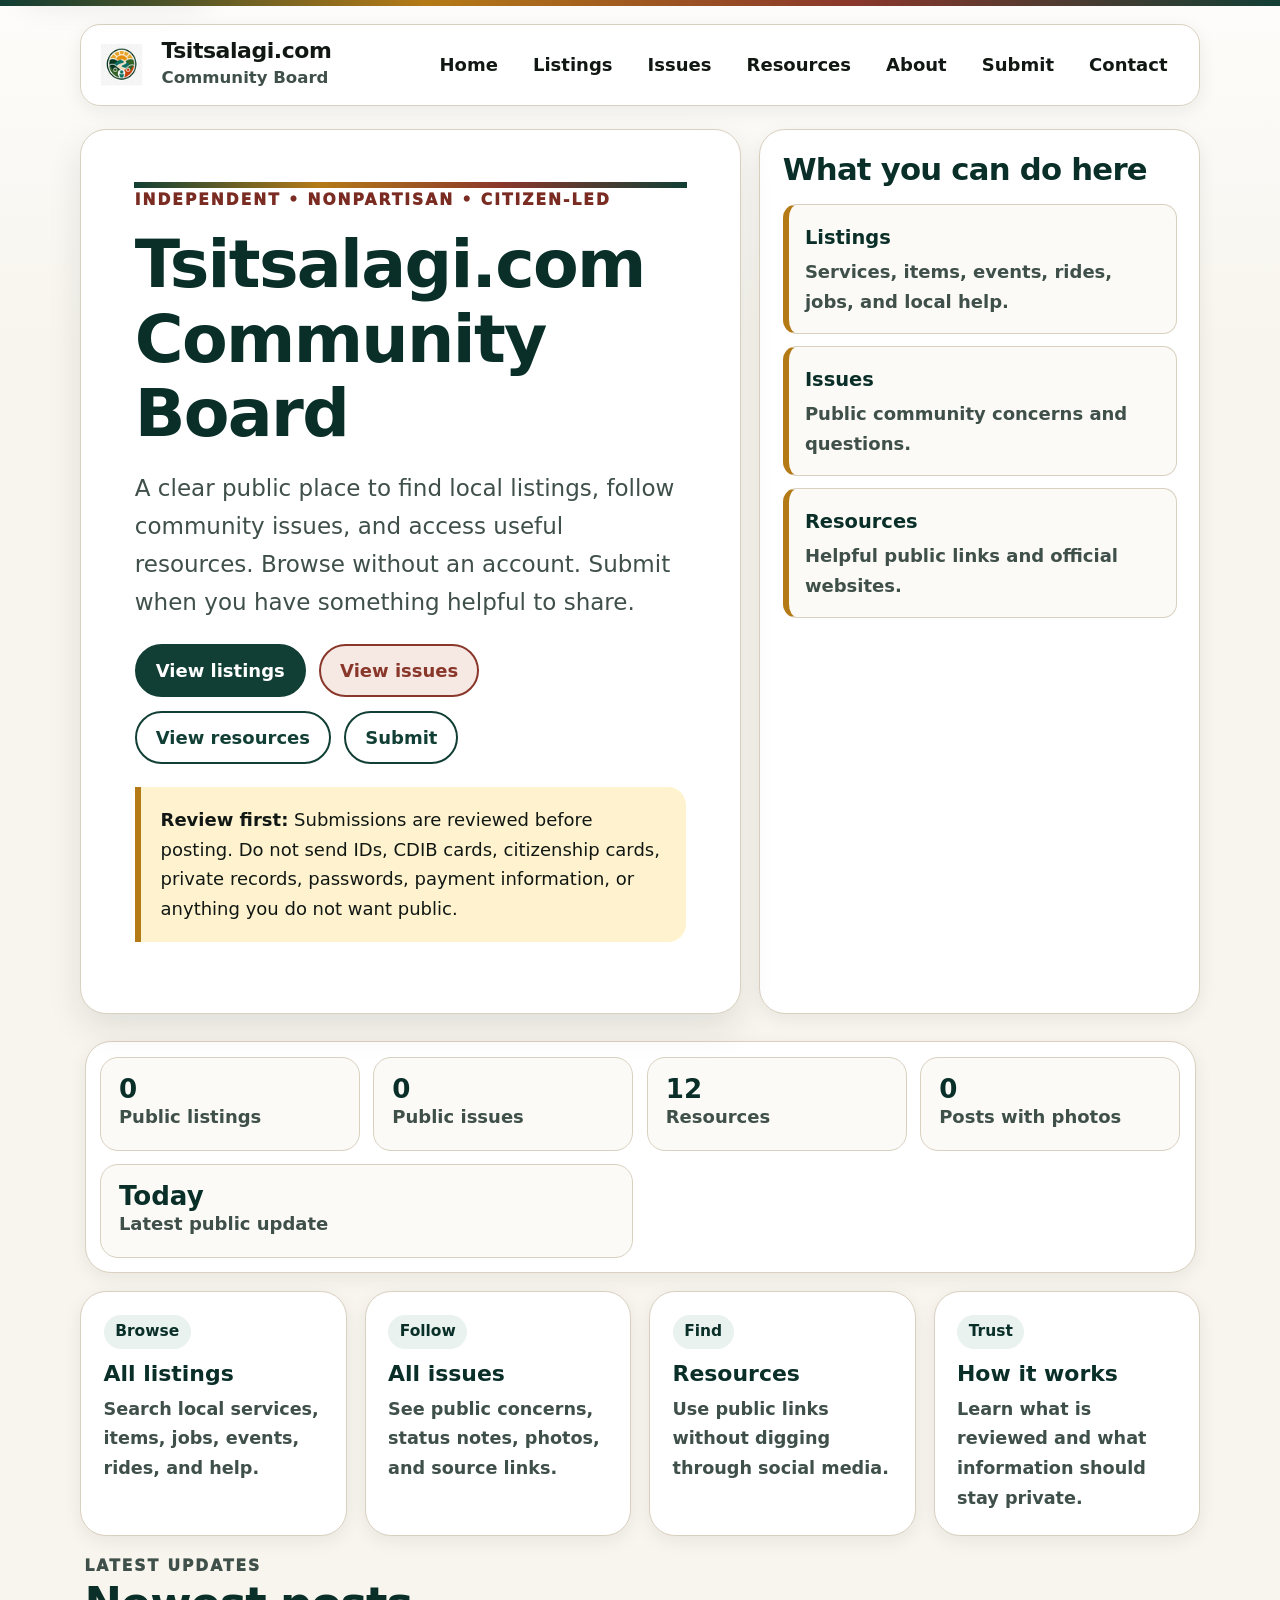
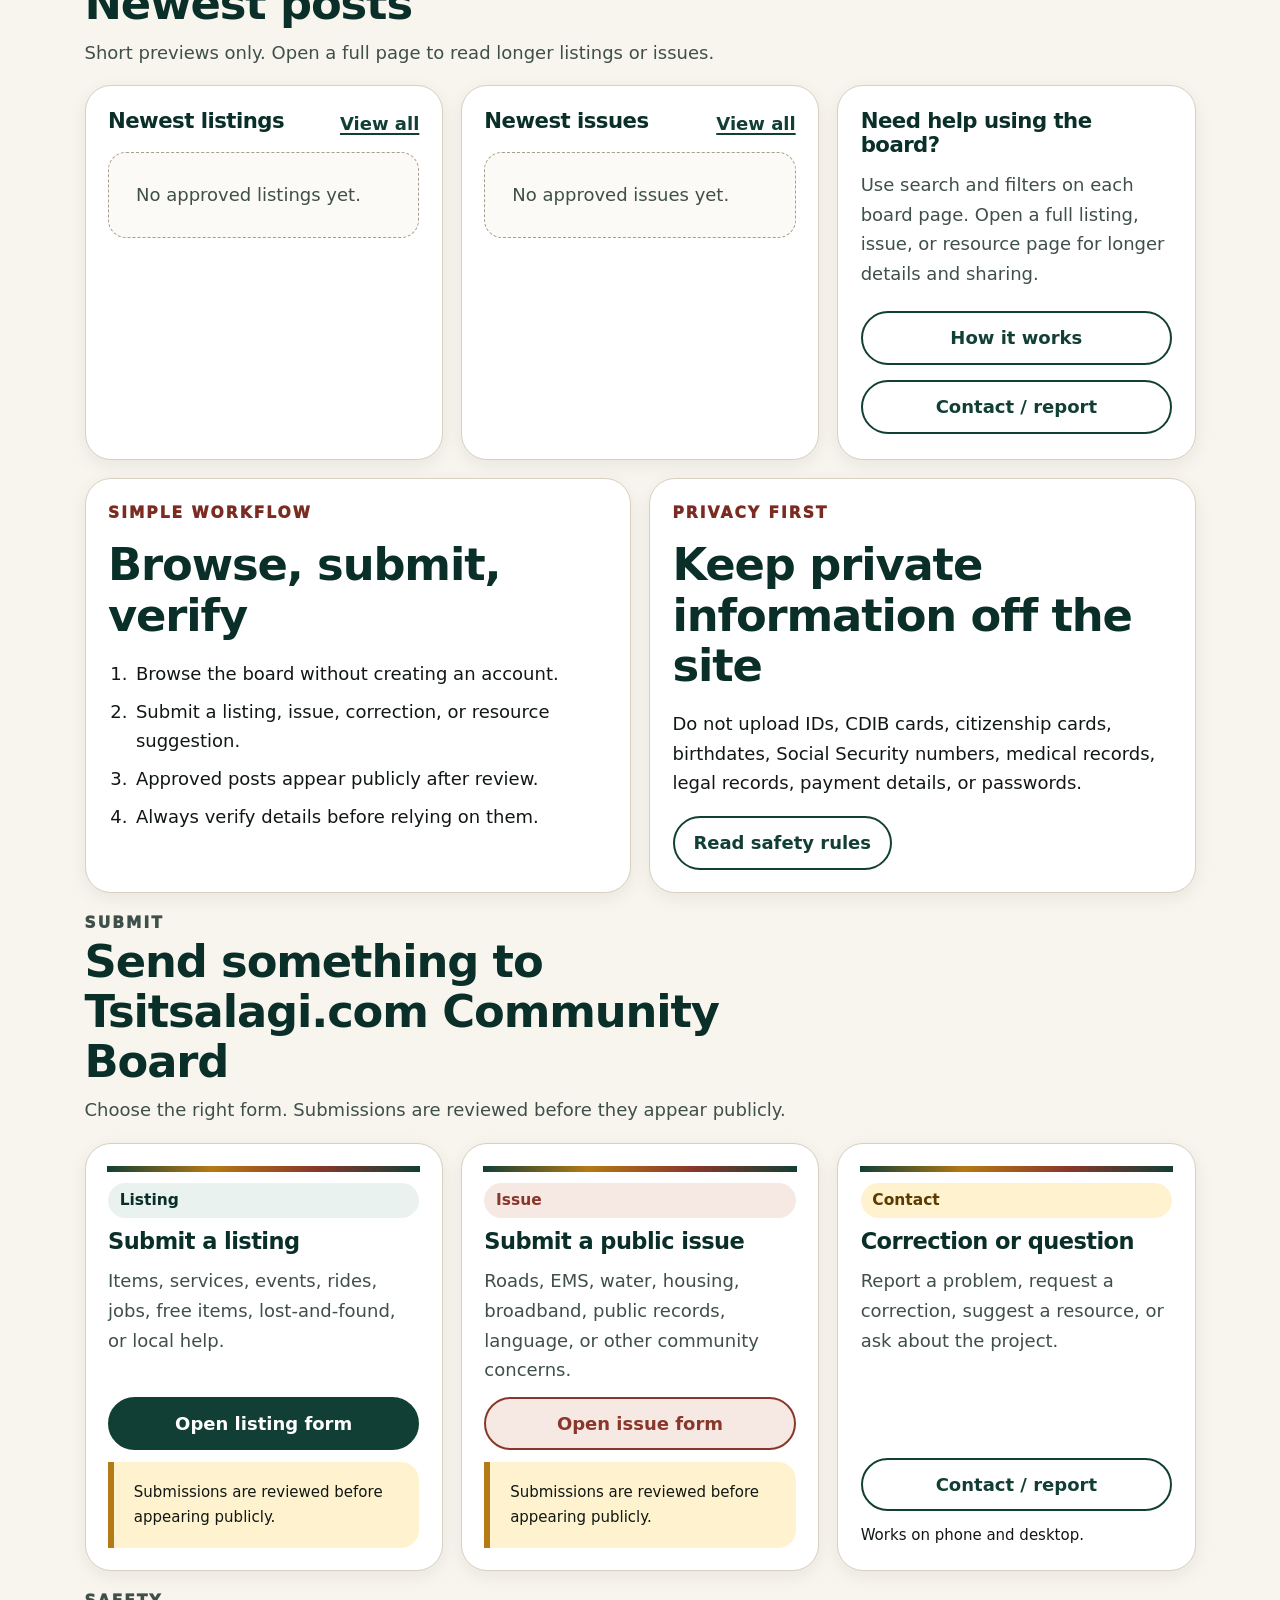
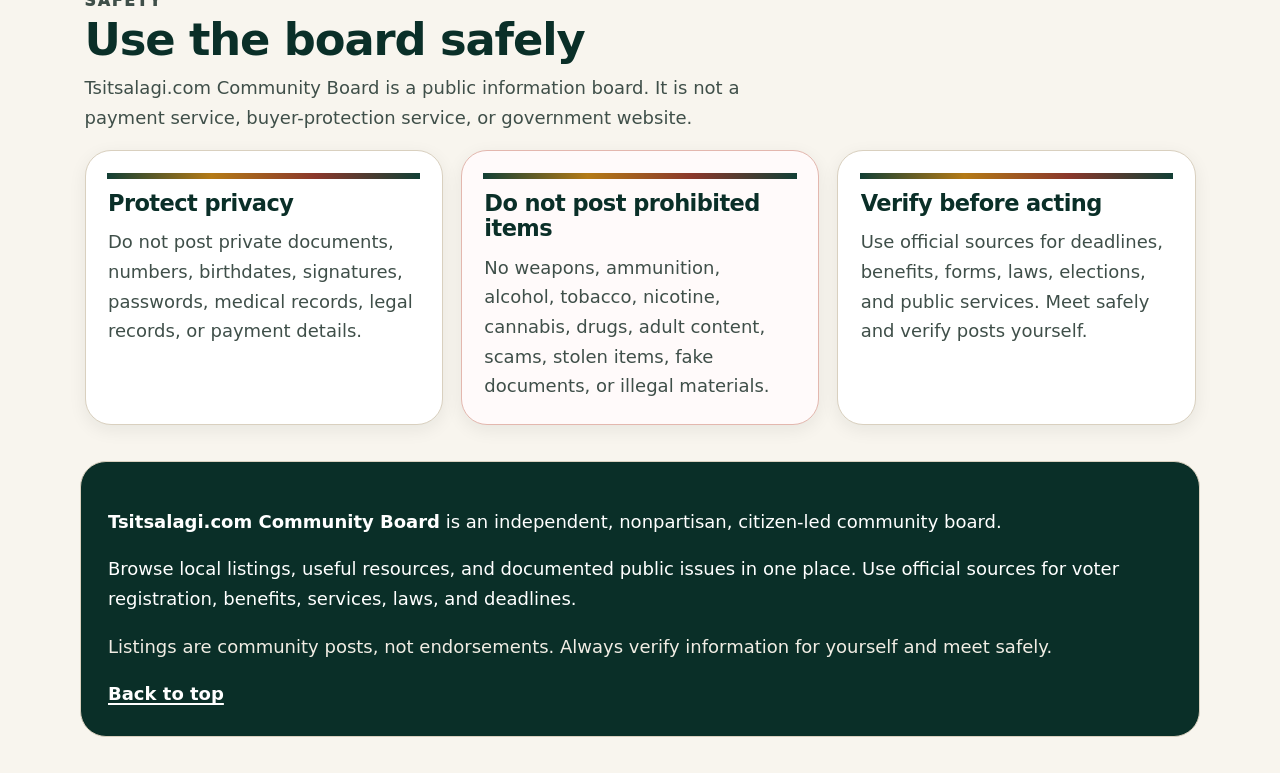
<file: index.html>
<!doctype html>
<html lang="en">
<head>
  <meta charset="utf-8" />
  <meta name="viewport" content="width=device-width, initial-scale=1" />
  <title>Tsitsalagi.com Community Board | Listings, Issues, and Resources</title>
  <meta name="description" content="Tsitsalagi.com Community Board is an independent, citizen-led community board for local listings, public issues, helpful resources, and community information." />
  <meta property="og:site_name" content="Tsitsalagi.com Community Board" />
  <meta property="og:title" content="Tsitsalagi.com Community Board" />
  <meta property="og:description" content="Browse local listings, submit community information, find useful links, and follow public issues on Tsitsalagi.com Community Board." />
  <meta property="og:type" content="website" />
  <meta property="og:url" content="https://tsitsalagi.com/" />
  <meta property="og:image" content="https://tsitsalagi.com/favicon-512.png" />
  <meta property="og:image:width" content="512" />
  <meta property="og:image:height" content="512" />
  <meta property="og:image:alt" content="Tsitsalagi.com Community Board logo" />
  <meta name="twitter:card" content="summary_large_image" />
  <meta name="twitter:title" content="Tsitsalagi.com Community Board" />
  <meta name="twitter:description" content="Browse local listings, useful resources, and public issues on Tsitsalagi.com Community Board." />
  <meta name="twitter:image" content="https://tsitsalagi.com/favicon-512.png" />
  <meta name="theme-color" content="#0f3b33" />
  <link rel="icon" type="image/png" href="/favicon.png" />
  <link rel="shortcut icon" href="/favicon.ico" />
  <link rel="apple-touch-icon" href="/apple-touch-icon.png" />
  <link rel="manifest" href="/site.webmanifest" />
  <link rel="stylesheet" href="styles.css" />
</head>
<body class="home-page">
  <a class="skip-link" href="#main">Skip to content</a>

  <header class="site-header" id="top">
    <nav class="nav" aria-label="Main navigation">
      <a class="brand" href="/" aria-label="Tsitsalagi.com Community Board home">
        <img class="brand-favicon" src="favicon.png" alt="" aria-hidden="true" />
        <span>
          <strong>Tsitsalagi.com</strong>
          <small>Community Board</small>
        </span>
      </a>
      <button class="menu-button" aria-expanded="false" aria-controls="nav-links">Menu</button>
      <div class="nav-links" id="nav-links">
        <a href="/">Home</a>
        <a href="/listings.html">Listings</a>
        <a href="/issues.html">Issues</a>
        <a href="/resources.html">Resources</a>
        <a href="/about.html">About</a>
        <a href="#submit">Submit</a>
        <a href="/contact-report.html">Contact</a>
      </div>
    </nav>

    <section class="hero home-hero">
      <div class="hero-copy">
        <p class="eyebrow">Independent • Nonpartisan • Citizen-led</p>
        <h1>Tsitsalagi.com Community Board</h1>
        <p class="hero-text">A clear public place to find local listings, follow community issues, and access useful resources. Browse without an account. Submit when you have something helpful to share.</p>
        <div class="hero-actions" aria-label="Primary actions">
          <a class="button primary" href="/listings.html">View listings</a>
          <a class="button secondary" href="/issues.html">View issues</a>
          <a class="button ghost" href="/resources.html">View resources</a>
          <a class="button ghost" href="#submit">Submit</a>
        </div>
        <p class="notice"><strong>Review first:</strong> Submissions are reviewed before posting. Do not send IDs, CDIB cards, citizenship cards, private records, passwords, payment information, or anything you do not want public.</p>
      </div>
      <aside class="hero-panel simple-panel" aria-label="Site purpose">
        <h2>What you can do here</h2>
        <div class="purpose-list">
          <a href="/listings.html"><strong>Listings</strong><span>Services, items, events, rides, jobs, and local help.</span></a>
          <a href="/issues.html"><strong>Issues</strong><span>Public community concerns and questions.</span></a>
          <a href="/resources.html"><strong>Resources</strong><span>Helpful public links and official websites.</span></a>
        </div>
      </aside>
    </section>
  </header>

  <main id="main">
    <section class="section stats-section compact-section" aria-label="Site stats">
      <div class="stats-strip" id="site-stats" aria-live="polite">
        <div class="stat-card"><strong>Loading…</strong><span>Public updates</span></div>
      </div>
    </section>

    <section class="section quick-grid home-actions-grid" aria-label="Quick actions">
      <a class="quick-card" href="/listings.html">
        <span>Browse</span>
        <strong>All listings</strong>
        <small>Search local services, items, jobs, events, rides, and help.</small>
      </a>
      <a class="quick-card" href="/issues.html">
        <span>Follow</span>
        <strong>All issues</strong>
        <small>See public concerns, status notes, photos, and source links.</small>
      </a>
      <a class="quick-card" href="/resources.html">
        <span>Find</span>
        <strong>Resources</strong>
        <small>Use public links without digging through social media.</small>
      </a>
      <a class="quick-card" href="/about.html">
        <span>Trust</span>
        <strong>How it works</strong>
        <small>Learn what is reviewed and what information should stay private.</small>
      </a>
    </section>

    <section class="section latest-section home-latest" id="latest">
      <div class="section-header stacked-header">
        <p class="eyebrow">Latest updates</p>
        <h2>Newest posts</h2>
        <p>Short previews only. Open a full page to read longer listings or issues.</p>
      </div>
      <div class="latest-grid clean-latest-grid">
        <article class="latest-panel">
          <div class="latest-panel-head">
            <h3>Newest listings</h3>
            <a href="/listings.html">View all</a>
          </div>
          <div id="latest-listings" class="latest-list" aria-live="polite">Loading listings…</div>
        </article>
        <article class="latest-panel">
          <div class="latest-panel-head">
            <h3>Newest issues</h3>
            <a href="/issues.html">View all</a>
          </div>
          <div id="latest-issues" class="latest-list" aria-live="polite">Loading issues…</div>
        </article>
        <article class="latest-panel help-panel">
          <div class="latest-panel-head simple-head">
            <h3>Need help using the board?</h3>
          </div>
          <p>Use search and filters on each board page. Open a full listing, issue, or resource page for longer details and sharing.</p>
          <div class="card-actions">
            <a class="button ghost" href="/about.html">How it works</a>
            <a class="button ghost" href="/contact-report.html">Contact / report</a>
          </div>
        </article>
      </div>
    </section>

    <section class="section guidance-section home-info-section" id="how-to-use">
      <div class="guidance-grid clean-guidance-grid">
        <article class="guidance-card">
          <p class="eyebrow">Simple workflow</p>
          <h2>Browse, submit, verify</h2>
          <ol class="large-steps">
            <li>Browse the board without creating an account.</li>
            <li>Submit a listing, issue, correction, or resource suggestion.</li>
            <li>Approved posts appear publicly after review.</li>
            <li>Always verify details before relying on them.</li>
          </ol>
        </article>
        <article class="guidance-card privacy-card">
          <p class="eyebrow">Privacy first</p>
          <h2>Keep private information off the site</h2>
          <p>Do not upload IDs, CDIB cards, citizenship cards, birthdates, Social Security numbers, medical records, legal records, payment details, or passwords.</p>
          <a class="button ghost" href="#rules">Read safety rules</a>
        </article>
      </div>
    </section>

    <section class="section submit-section clean-submit" id="submit">
      <div class="section-header stacked-header">
        <p class="eyebrow">Submit</p>
        <h2>Send something to Tsitsalagi.com Community Board</h2>
        <p>Choose the right form. Submissions are reviewed before they appear publicly.</p>
      </div>

      <div class="submit-grid clean-submit-grid">
        <article class="submit-card">
          <span class="tag green">Listing</span>
          <h3>Submit a listing</h3>
          <p>Items, services, events, rides, jobs, free items, lost-and-found, or local help.</p>
          <a class="button primary form-link" id="listing-form-link" href="/submit-listing.html">Open listing form</a>
          <small class="form-note" id="listing-form-note">Reviewed before posting.</small>
        </article>
        <article class="submit-card">
          <span class="tag clay">Issue</span>
          <h3>Submit a public issue</h3>
          <p>Roads, EMS, water, housing, broadband, public records, language, or other community concerns.</p>
          <a class="button secondary form-link" id="issue-form-link" href="/submit-issue.html">Open issue form</a>
          <small class="form-note" id="issue-form-note">Reviewed before posting.</small>
        </article>
        <article class="submit-card">
          <span class="tag gold">Contact</span>
          <h3>Correction or question</h3>
          <p>Report a problem, request a correction, suggest a resource, or ask about the project.</p>
          <a class="button ghost form-link" id="contact-link" href="/contact-report.html">Contact / report</a>
          <small>Works on phone and desktop.</small>
        </article>
      </div>
    </section>

    <section class="section rules-section clean-rules" id="rules">
      <div class="section-header stacked-header">
        <p class="eyebrow">Safety</p>
        <h2>Use the board safely</h2>
        <p>Tsitsalagi.com Community Board is a public information board. It is not a payment service, buyer-protection service, or government website.</p>
      </div>

      <div class="rules-grid clean-rules-grid">
        <article class="rule-card">
          <h3>Protect privacy</h3>
          <p>Do not post private documents, numbers, birthdates, signatures, passwords, medical records, legal records, or payment details.</p>
        </article>
        <article class="rule-card danger">
          <h3>Do not post prohibited items</h3>
          <p>No weapons, ammunition, alcohol, tobacco, nicotine, cannabis, drugs, adult content, scams, stolen items, fake documents, or illegal materials.</p>
        </article>
        <article class="rule-card">
          <h3>Verify before acting</h3>
          <p>Use official sources for deadlines, benefits, forms, laws, elections, and public services. Meet safely and verify posts yourself.</p>
        </article>
      </div>
    </section>
  </main>

  <footer class="site-footer">
    <div class="footer-brand">
      <div>
        <p><strong>Tsitsalagi.com Community Board</strong> is an independent, nonpartisan, citizen-led community board.</p>
        <p>Browse local listings, useful resources, and documented public issues in one place. Use official sources for voter registration, benefits, services, laws, and deadlines.</p>
      </div>
    </div>
    <p class="footer-note">Listings are community posts, not endorsements. Always verify information for yourself and meet safely.</p>
    <a href="#top">Back to top</a>
  </footer>

  <script src="config.js"></script>
  <script src="script.js"></script>
</body>
</html>
</file>
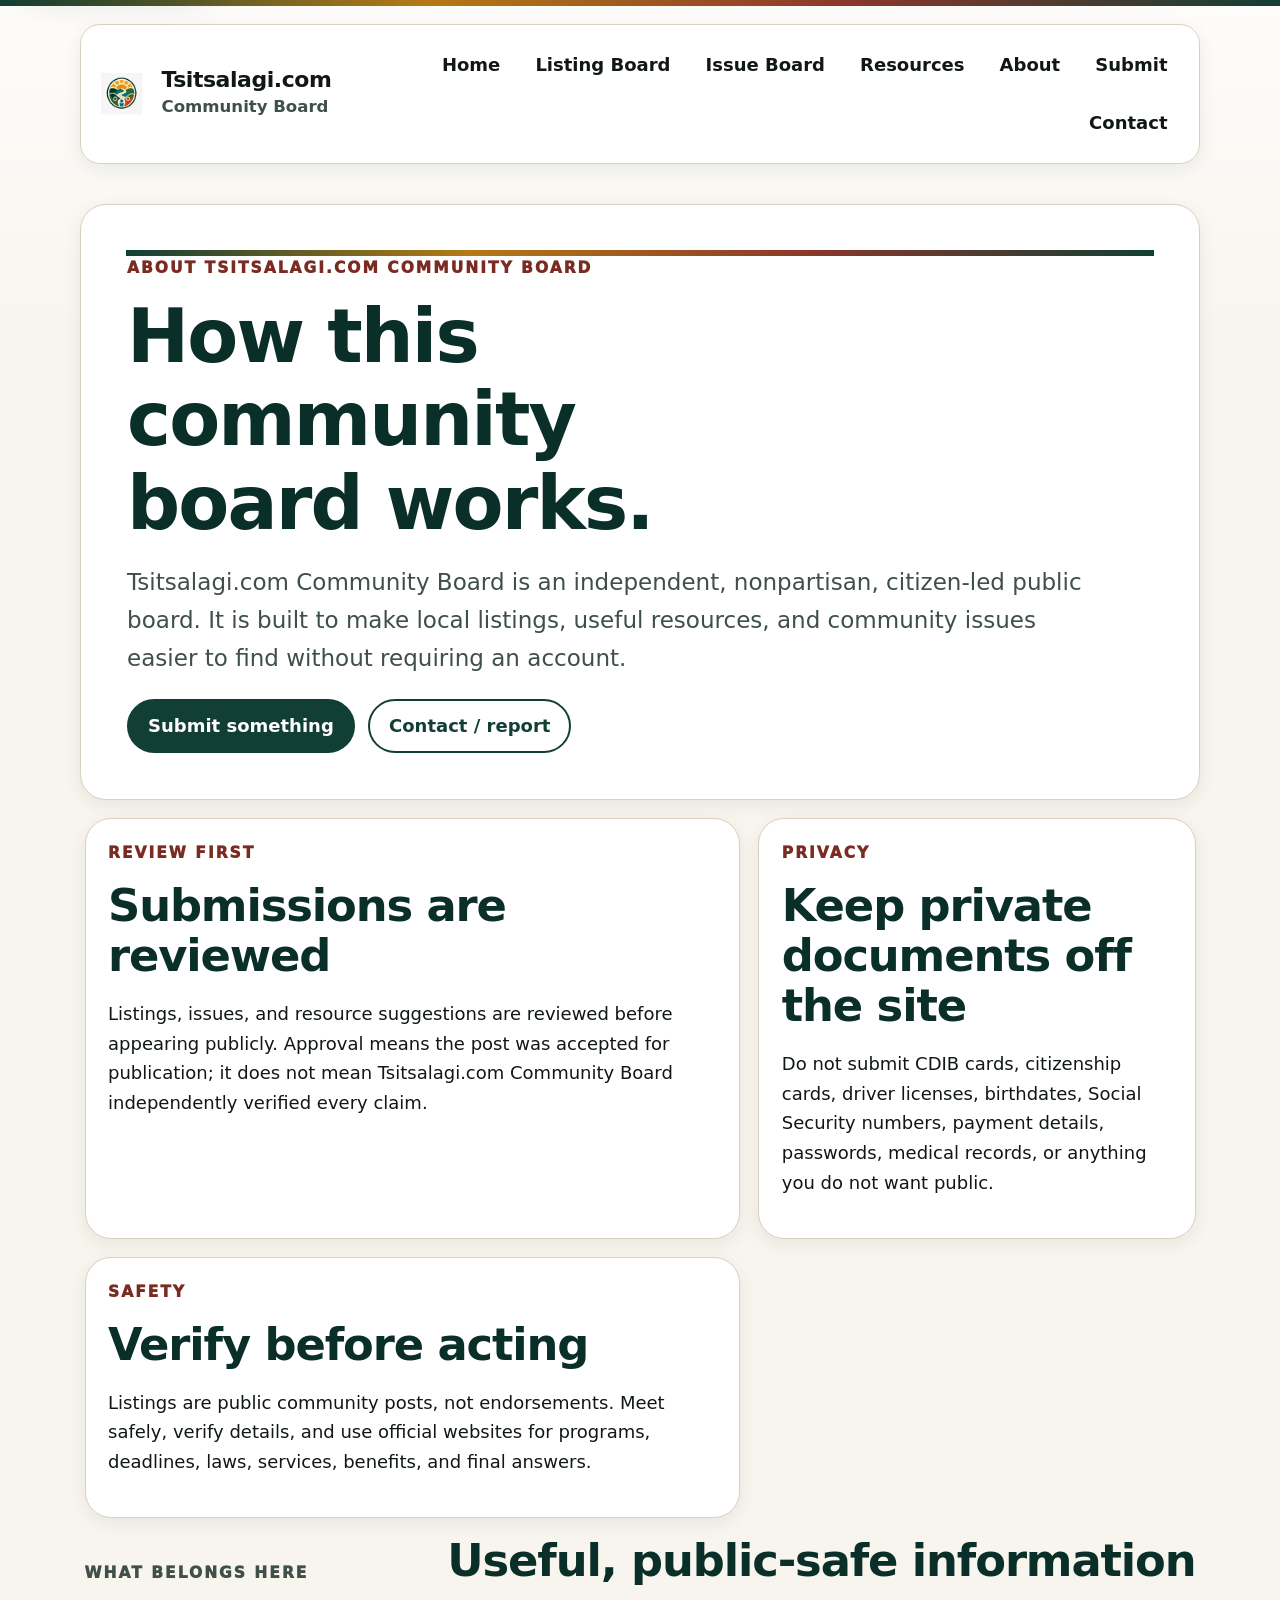
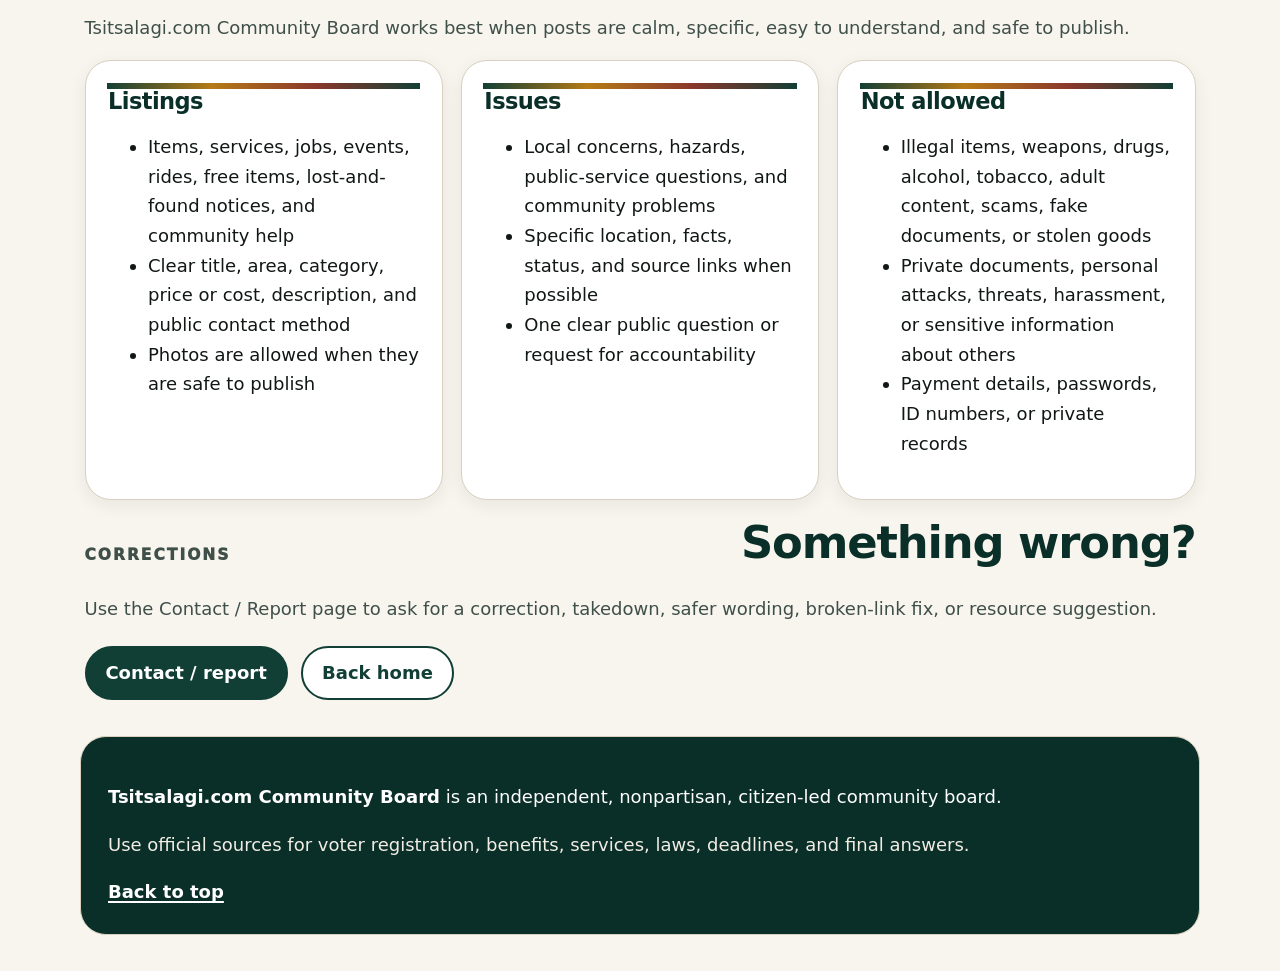
<file: about.html>
<!doctype html>
<html lang="en">
<head>
  <meta charset="utf-8" />
  <meta name="viewport" content="width=device-width, initial-scale=1" />
  <meta name="theme-color" content="#213f32" />
  <meta property="og:site_name" content="Tsitsalagi.com Community Board" />
  <meta property="og:title" content="About | Tsitsalagi.com Community Board" />
  <meta property="og:description" content="Learn how Tsitsalagi.com Community Board works and how submissions are reviewed." />
  <meta property="og:type" content="website" />
  <meta property="og:url" content="https://tsitsalagi.com/about.html" />
  <meta property="og:image" content="https://tsitsalagi.com/favicon-512.png" />
  <meta property="og:image:secure_url" content="https://tsitsalagi.com/favicon-512.png" />
  <meta property="og:image:type" content="image/png" />
  <meta property="og:image:width" content="512" />
  <meta property="og:image:height" content="512" />
  <meta property="og:image:alt" content="Tsitsalagi.com Community Board icon" />
  <meta name="twitter:card" content="summary" />
  <meta name="twitter:title" content="About | Tsitsalagi.com Community Board" />
  <meta name="twitter:description" content="Learn how Tsitsalagi.com Community Board works and how submissions are reviewed." />
  <meta name="twitter:image" content="https://tsitsalagi.com/favicon-512.png" />
  <link rel="icon" type="image/png" href="/favicon.png" />
  <link rel="shortcut icon" href="/favicon.ico" />
  <link rel="apple-touch-icon" href="/apple-touch-icon.png" />
  <link rel="manifest" href="/site.webmanifest" />
  <link rel="stylesheet" href="/styles.css" />
  <title>About | Tsitsalagi.com Community Board</title>
  <meta name="description" content="Learn how Tsitsalagi.com Community Board works, what is reviewed before posting, and how to use the community board safely." />
</head>
<body>
  <a class="skip-link" href="#main">Skip to content</a>
  <header class="site-header compact-header" id="top">
    <nav class="nav" aria-label="Main navigation">
      <a class="brand" href="/" aria-label="Tsitsalagi.com Community Board home">
        <img class="brand-favicon" src="/favicon.png" alt="" aria-hidden="true" />
        <span><strong>Tsitsalagi.com</strong><small>Community Board</small></span>
      </a>
      <button class="menu-button" aria-expanded="false" aria-controls="nav-links">Menu</button>
      <div class="nav-links" id="nav-links">
        <a href="/">Home</a>
        <a href="/listings.html">Listing Board</a>
        <a href="/issues.html">Issue Board</a>
        <a href="/resources.html">Resources</a>
        <a href="/about.html">About</a>
        <a href="/#submit">Submit</a>
        <a href="/contact-report.html">Contact</a>
      </div>
    </nav>
  </header>

  <main id="main">
    <section class="section page-hero mini-hero">
      <p class="eyebrow">About Tsitsalagi.com Community Board</p>
      <h1>How this community board works.</h1>
      <p class="hero-text">Tsitsalagi.com Community Board is an independent, nonpartisan, citizen-led public board. It is built to make local listings, useful resources, and community issues easier to find without requiring an account.</p>
      <div class="hero-actions"><a class="button primary" href="/#submit">Submit something</a><a class="button ghost" href="/contact-report.html">Contact / report</a></div>
    </section>

    <section class="section guidance-section">
      <div class="guidance-grid three-up">
        <article class="guidance-card">
          <p class="eyebrow">Review first</p>
          <h2>Submissions are reviewed</h2>
          <p>Listings, issues, and resource suggestions are reviewed before appearing publicly. Approval means the post was accepted for publication; it does not mean Tsitsalagi.com Community Board independently verified every claim.</p>
        </article>
        <article class="guidance-card">
          <p class="eyebrow">Privacy</p>
          <h2>Keep private documents off the site</h2>
          <p>Do not submit CDIB cards, citizenship cards, driver licenses, birthdates, Social Security numbers, payment details, passwords, medical records, or anything you do not want public.</p>
        </article>
        <article class="guidance-card">
          <p class="eyebrow">Safety</p>
          <h2>Verify before acting</h2>
          <p>Listings are public community posts, not endorsements. Meet safely, verify details, and use official websites for programs, deadlines, laws, services, benefits, and final answers.</p>
        </article>
      </div>
    </section>

    <section class="section rules-section">
      <div class="section-header">
        <p class="eyebrow">What belongs here</p>
        <h2>Useful, public-safe information</h2>
        <p>Tsitsalagi.com Community Board works best when posts are calm, specific, easy to understand, and safe to publish.</p>
      </div>
      <div class="rules-grid">
        <article class="rule-card">
          <h3>Listings</h3>
          <ul>
            <li>Items, services, jobs, events, rides, free items, lost-and-found notices, and community help</li>
            <li>Clear title, area, category, price or cost, description, and public contact method</li>
            <li>Photos are allowed when they are safe to publish</li>
          </ul>
        </article>
        <article class="rule-card">
          <h3>Issues</h3>
          <ul>
            <li>Local concerns, hazards, public-service questions, and community problems</li>
            <li>Specific location, facts, status, and source links when possible</li>
            <li>One clear public question or request for accountability</li>
          </ul>
        </article>
        <article class="rule-card danger">
          <h3>Not allowed</h3>
          <ul>
            <li>Illegal items, weapons, drugs, alcohol, tobacco, adult content, scams, fake documents, or stolen goods</li>
            <li>Private documents, personal attacks, threats, harassment, or sensitive information about others</li>
            <li>Payment details, passwords, ID numbers, or private records</li>
          </ul>
        </article>
      </div>
    </section>

    <section class="section submit-section">
      <div class="section-header">
        <p class="eyebrow">Corrections</p>
        <h2>Something wrong?</h2>
        <p>Use the Contact / Report page to ask for a correction, takedown, safer wording, broken-link fix, or resource suggestion.</p>
      </div>
      <div class="hero-actions compact-actions">
        <a class="button primary" href="/contact-report.html">Contact / report</a>
        <a class="button ghost" href="/">Back home</a>
      </div>
    </section>
  </main>

  <footer class="site-footer">
    <p><strong>Tsitsalagi.com Community Board</strong> is an independent, nonpartisan, citizen-led community board.</p>
    <p class="footer-note">Use official sources for voter registration, benefits, services, laws, deadlines, and final answers.</p>
    <a href="#top">Back to top</a>
  </footer>
  <script src="/config.js"></script>
  <script src="/script.js"></script>
</body>
</html>
</file>
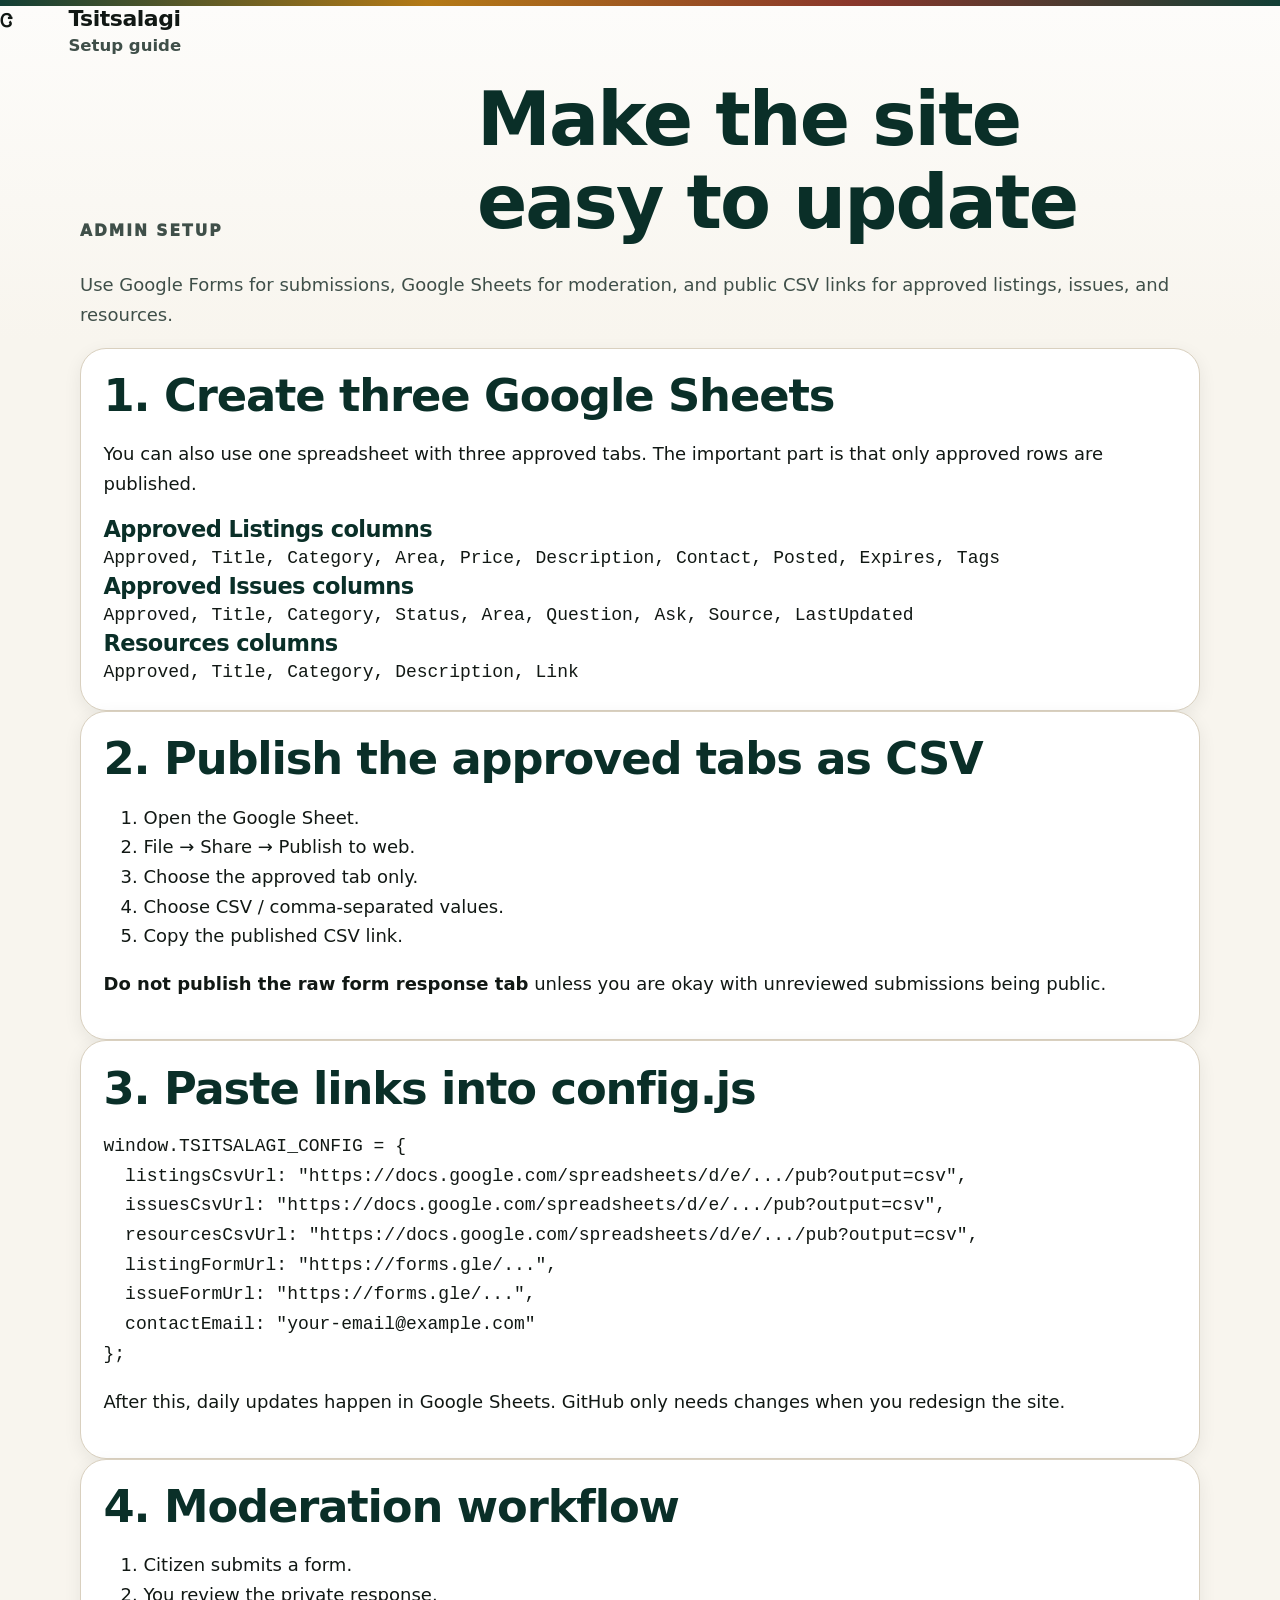
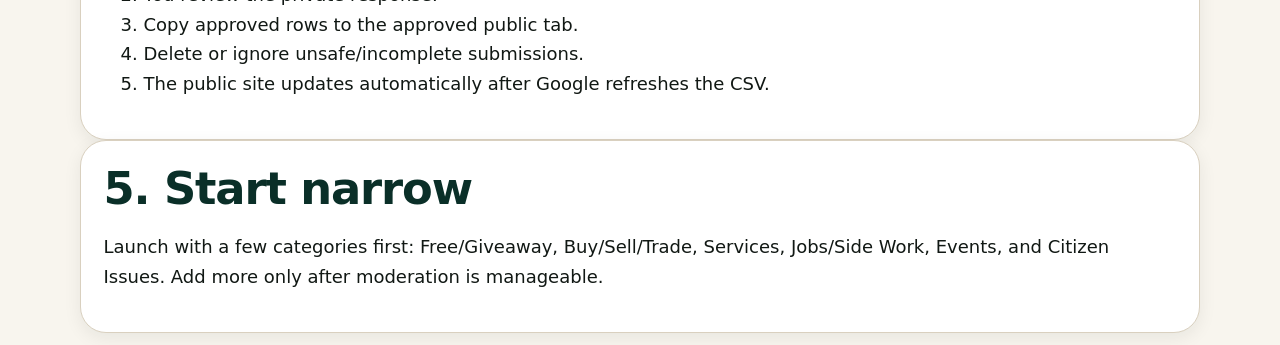
<file: admin-setup.html>
<!doctype html>
<html lang="en">
<head>
  <meta charset="utf-8" />
  <meta name="viewport" content="width=device-width, initial-scale=1" />
  <title>Tsitsalagi Setup Guide</title>
  <meta name="theme-color" content="#213f32" />
  <link rel="stylesheet" href="styles.css" />
</head>
<body class="setup-page">
  <header class="simple-header">
    <a class="brand" href="index.html">
      <span class="brand-mark">Ꮳ</span>
      <span><strong>Tsitsalagi</strong><small>Setup guide</small></span>
    </a>
  </header>
  <main class="section setup-main">
    <div class="section-header">
      <p class="eyebrow">Admin setup</p>
      <h1>Make the site easy to update</h1>
      <p>Use Google Forms for submissions, Google Sheets for moderation, and public CSV links for approved listings, issues, and resources.</p>
    </div>

    <article class="setup-card big">
      <h2>1. Create three Google Sheets</h2>
      <p>You can also use one spreadsheet with three approved tabs. The important part is that only approved rows are published.</p>
      <div class="schema-grid">
        <div>
          <h3>Approved Listings columns</h3>
          <code>Approved, Title, Category, Area, Price, Description, Contact, Posted, Expires, Tags</code>
        </div>
        <div>
          <h3>Approved Issues columns</h3>
          <code>Approved, Title, Category, Status, Area, Question, Ask, Source, LastUpdated</code>
        </div>
        <div>
          <h3>Resources columns</h3>
          <code>Approved, Title, Category, Description, Link</code>
        </div>
      </div>
    </article>

    <article class="setup-card big">
      <h2>2. Publish the approved tabs as CSV</h2>
      <ol>
        <li>Open the Google Sheet.</li>
        <li>File → Share → Publish to web.</li>
        <li>Choose the approved tab only.</li>
        <li>Choose CSV / comma-separated values.</li>
        <li>Copy the published CSV link.</li>
      </ol>
      <p><strong>Do not publish the raw form response tab</strong> unless you are okay with unreviewed submissions being public.</p>
    </article>

    <article class="setup-card big">
      <h2>3. Paste links into config.js</h2>
      <pre><code>window.TSITSALAGI_CONFIG = {
  listingsCsvUrl: "https://docs.google.com/spreadsheets/d/e/.../pub?output=csv",
  issuesCsvUrl: "https://docs.google.com/spreadsheets/d/e/.../pub?output=csv",
  resourcesCsvUrl: "https://docs.google.com/spreadsheets/d/e/.../pub?output=csv",
  listingFormUrl: "https://forms.gle/...",
  issueFormUrl: "https://forms.gle/...",
  contactEmail: "your-email@example.com"
};</code></pre>
      <p>After this, daily updates happen in Google Sheets. GitHub only needs changes when you redesign the site.</p>
    </article>

    <article class="setup-card big">
      <h2>4. Moderation workflow</h2>
      <ol>
        <li>Citizen submits a form.</li>
        <li>You review the private response.</li>
        <li>Copy approved rows to the approved public tab.</li>
        <li>Delete or ignore unsafe/incomplete submissions.</li>
        <li>The public site updates automatically after Google refreshes the CSV.</li>
      </ol>
    </article>

    <article class="setup-card big">
      <h2>5. Start narrow</h2>
      <p>Launch with a few categories first: Free/Giveaway, Buy/Sell/Trade, Services, Jobs/Side Work, Events, and Citizen Issues. Add more only after moderation is manageable.</p>
    </article>
  </main>
</body>
</html>
</file>
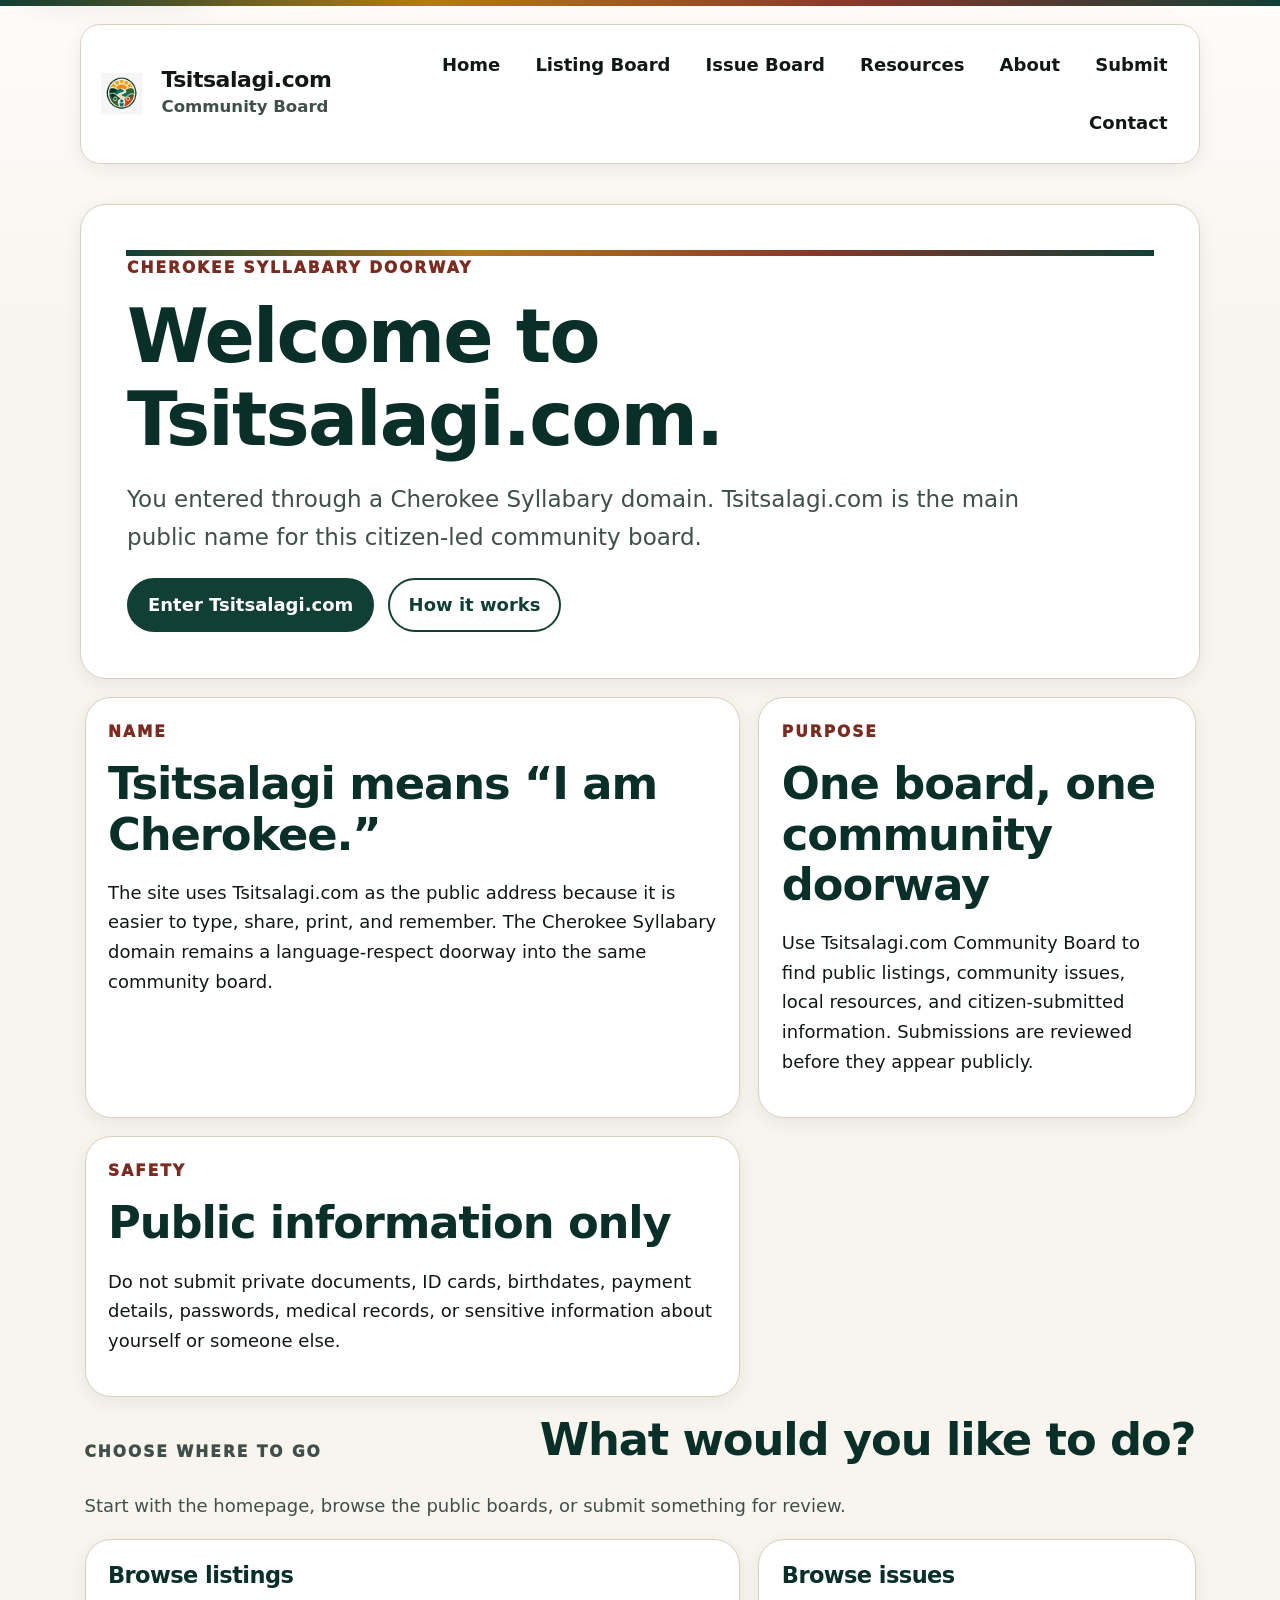
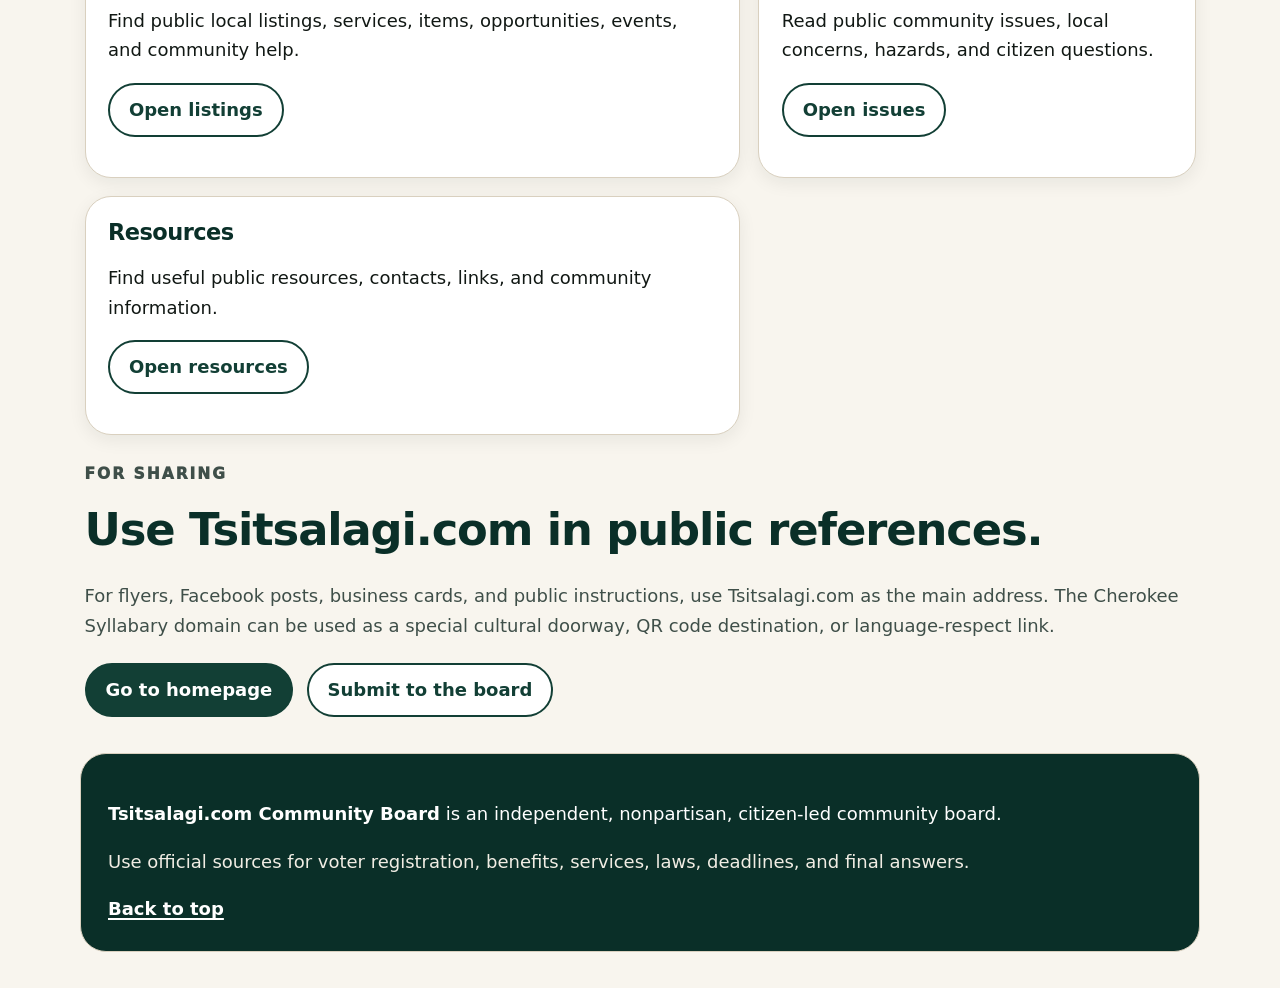
<file: cherokee.html>
<!doctype html>
<html lang="en">
<head>
  <meta charset="utf-8" />
  <meta name="viewport" content="width=device-width, initial-scale=1" />
  <meta name="theme-color" content="#213f32" />
  <meta property="og:site_name" content="Tsitsalagi.com Community Board" />
  <meta property="og:title" content="Cherokee Syllabary Doorway | Tsitsalagi.com Community Board" />
  <meta property="og:description" content="A Cherokee language doorway for Tsitsalagi.com Community Board." />
  <meta property="og:type" content="website" />
  <meta property="og:url" content="https://tsitsalagi.com/cherokee.html" />
  <meta property="og:image" content="https://tsitsalagi.com/favicon-512.png" />
  <meta property="og:image:secure_url" content="https://tsitsalagi.com/favicon-512.png" />
  <meta property="og:image:type" content="image/png" />
  <meta property="og:image:width" content="512" />
  <meta property="og:image:height" content="512" />
  <meta property="og:image:alt" content="Tsitsalagi.com Community Board icon" />
  <meta name="twitter:card" content="summary" />
  <meta name="twitter:title" content="Cherokee Syllabary Doorway | Tsitsalagi.com Community Board" />
  <meta name="twitter:description" content="A Cherokee language doorway for Tsitsalagi.com Community Board." />
  <meta name="twitter:image" content="https://tsitsalagi.com/favicon-512.png" />
  <link rel="icon" type="image/png" href="/favicon.png" />
  <link rel="shortcut icon" href="/favicon.ico" />
  <link rel="apple-touch-icon" href="/apple-touch-icon.png" />
  <link rel="manifest" href="/site.webmanifest" />
  <link rel="canonical" href="https://tsitsalagi.com/cherokee.html" />
  <meta property="og:title" content="Cherokee Syllabary Doorway | Tsitsalagi.com Community Board" />
  <meta property="og:description" content="A Cherokee language doorway into Tsitsalagi.com, the citizen-led community board." />
  <meta property="og:url" content="https://tsitsalagi.com/cherokee.html" />
  <meta property="og:type" content="website" />
  <link rel="stylesheet" href="/styles.css" />
  <title>Cherokee Syllabary Doorway | Tsitsalagi.com Community Board</title>
  <meta name="description" content="A Cherokee language doorway into Tsitsalagi.com, a citizen-led community board for public listings, issues, resources, and community information." />
</head>
<body>
  <a class="skip-link" href="#main">Skip to content</a>
  <header class="site-header compact-header" id="top">
    <nav class="nav" aria-label="Main navigation">
      <a class="brand" href="/" aria-label="Tsitsalagi.com Community Board home">
        <img class="brand-favicon" src="/favicon.png" alt="" aria-hidden="true" />
        <span><strong>Tsitsalagi.com</strong><small>Community Board</small></span>
      </a>
      <button class="menu-button" aria-expanded="false" aria-controls="nav-links">Menu</button>
      <div class="nav-links" id="nav-links">
        <a href="/">Home</a>
        <a href="/listings.html">Listing Board</a>
        <a href="/issues.html">Issue Board</a>
        <a href="/resources.html">Resources</a>
        <a href="/about.html">About</a>
        <a href="/#submit">Submit</a>
        <a href="/contact-report.html">Contact</a>
      </div>
    </nav>
  </header>

  <main id="main">
    <section class="section page-hero mini-hero">
      <p class="eyebrow">Cherokee Syllabary Doorway</p>
      <h1>Welcome to Tsitsalagi.com.</h1>
      <p class="hero-text">You entered through a Cherokee Syllabary domain. Tsitsalagi.com is the main public name for this citizen-led community board.</p>
      <div class="hero-actions">
        <a class="button primary" href="/">Enter Tsitsalagi.com</a>
        <a class="button ghost" href="/about.html">How it works</a>
      </div>
    </section>

    <section class="section guidance-section">
      <div class="guidance-grid three-up">
        <article class="guidance-card">
          <p class="eyebrow">Name</p>
          <h2>Tsitsalagi means “I am Cherokee.”</h2>
          <p>The site uses Tsitsalagi.com as the public address because it is easier to type, share, print, and remember. The Cherokee Syllabary domain remains a language-respect doorway into the same community board.</p>
        </article>
        <article class="guidance-card">
          <p class="eyebrow">Purpose</p>
          <h2>One board, one community doorway</h2>
          <p>Use Tsitsalagi.com Community Board to find public listings, community issues, local resources, and citizen-submitted information. Submissions are reviewed before they appear publicly.</p>
        </article>
        <article class="guidance-card">
          <p class="eyebrow">Safety</p>
          <h2>Public information only</h2>
          <p>Do not submit private documents, ID cards, birthdates, payment details, passwords, medical records, or sensitive information about yourself or someone else.</p>
        </article>
      </div>
    </section>

    <section class="section submit-section">
      <div class="section-header">
        <p class="eyebrow">Choose where to go</p>
        <h2>What would you like to do?</h2>
        <p>Start with the homepage, browse the public boards, or submit something for review.</p>
      </div>
      <div class="guidance-grid three-up">
        <article class="guidance-card">
          <h3>Browse listings</h3>
          <p>Find public local listings, services, items, opportunities, events, and community help.</p>
          <p><a class="button ghost small-button" href="/listings.html">Open listings</a></p>
        </article>
        <article class="guidance-card">
          <h3>Browse issues</h3>
          <p>Read public community issues, local concerns, hazards, and citizen questions.</p>
          <p><a class="button ghost small-button" href="/issues.html">Open issues</a></p>
        </article>
        <article class="guidance-card">
          <h3>Resources</h3>
          <p>Find useful public resources, contacts, links, and community information.</p>
          <p><a class="button ghost small-button" href="/resources.html">Open resources</a></p>
        </article>
      </div>
    </section>

    <section class="section rules-section">
      <div class="section-header">
        <p class="eyebrow">For sharing</p>
        <h2>Use Tsitsalagi.com in public references.</h2>
        <p>For flyers, Facebook posts, business cards, and public instructions, use Tsitsalagi.com as the main address. The Cherokee Syllabary domain can be used as a special cultural doorway, QR code destination, or language-respect link.</p>
      </div>
      <div class="hero-actions compact-actions">
        <a class="button primary" href="/">Go to homepage</a>
        <a class="button ghost" href="/#submit">Submit to the board</a>
      </div>
    </section>
  </main>

  <footer class="site-footer">
    <p><strong>Tsitsalagi.com Community Board</strong> is an independent, nonpartisan, citizen-led community board.</p>
    <p class="footer-note">Use official sources for voter registration, benefits, services, laws, deadlines, and final answers.</p>
    <a href="#top">Back to top</a>
  </footer>
  <script src="/config.js"></script>
  <script src="/script.js"></script>
</body>
</html>
</file>
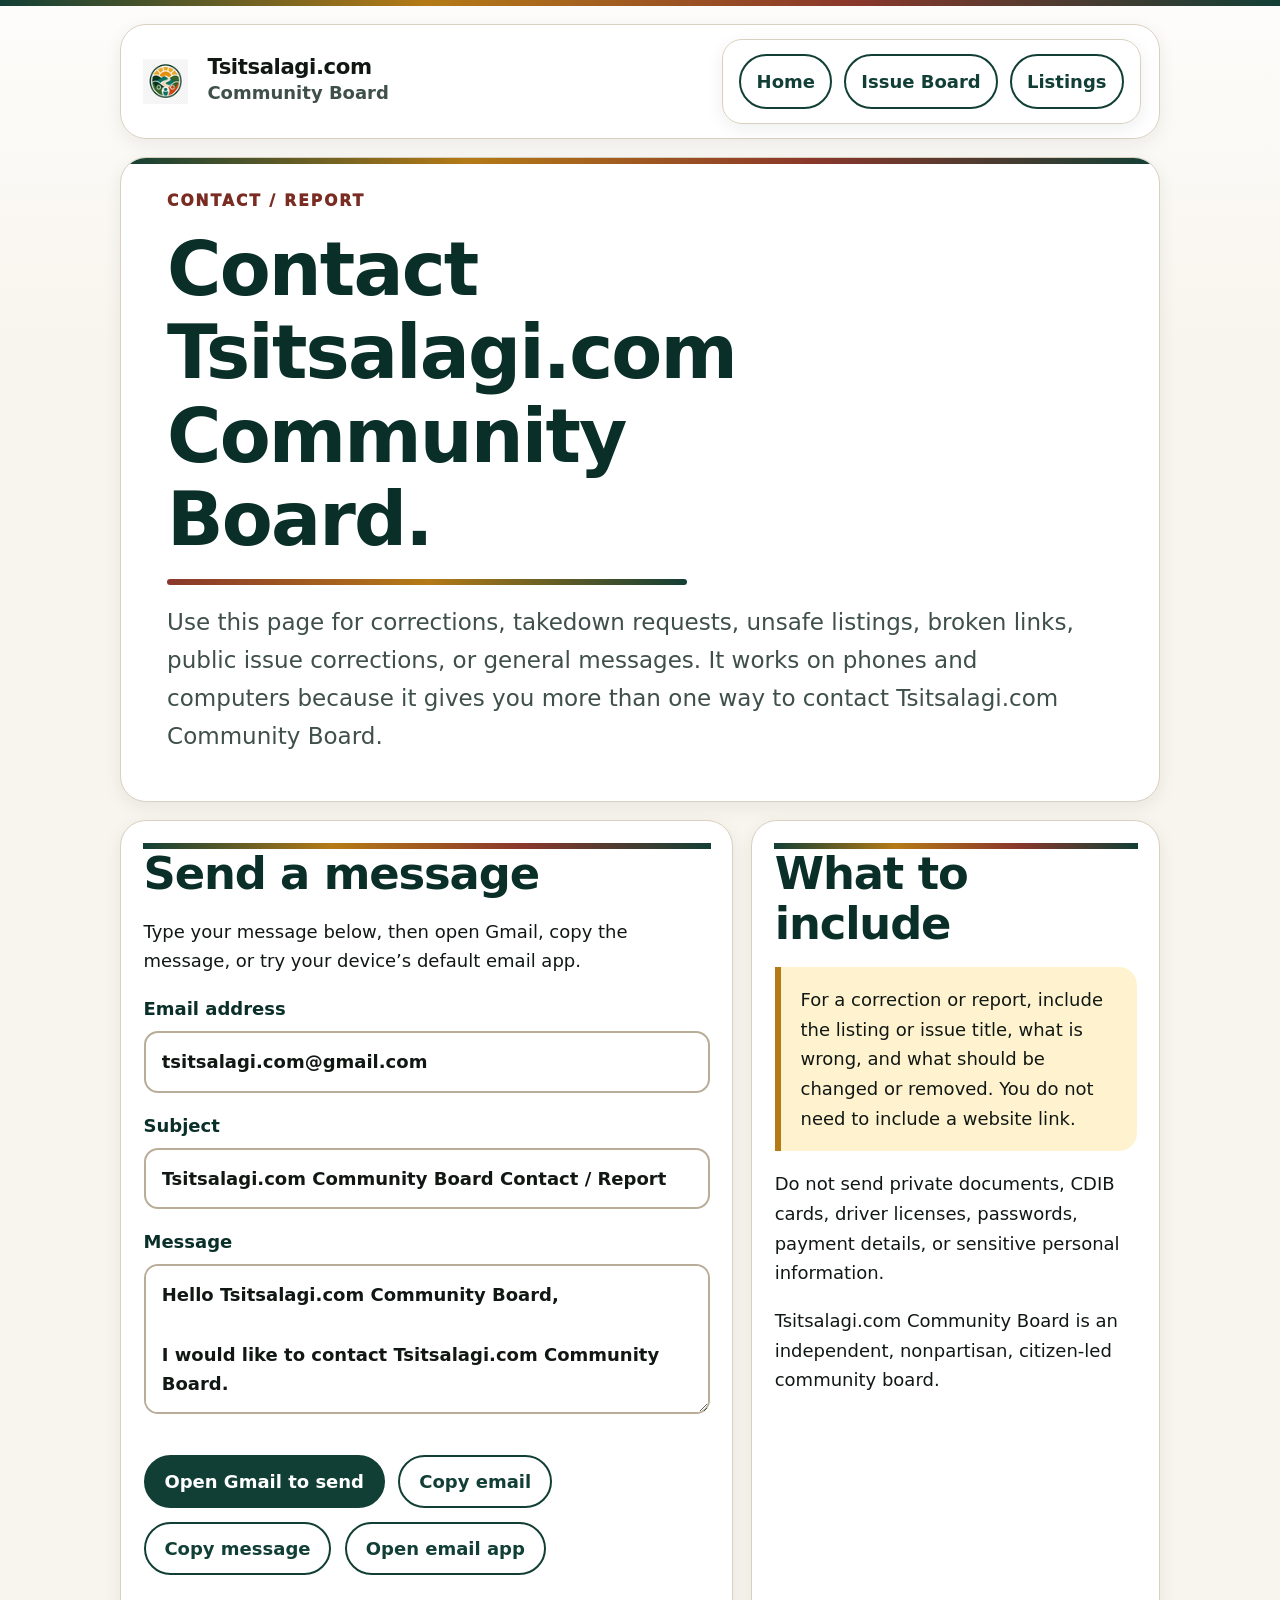
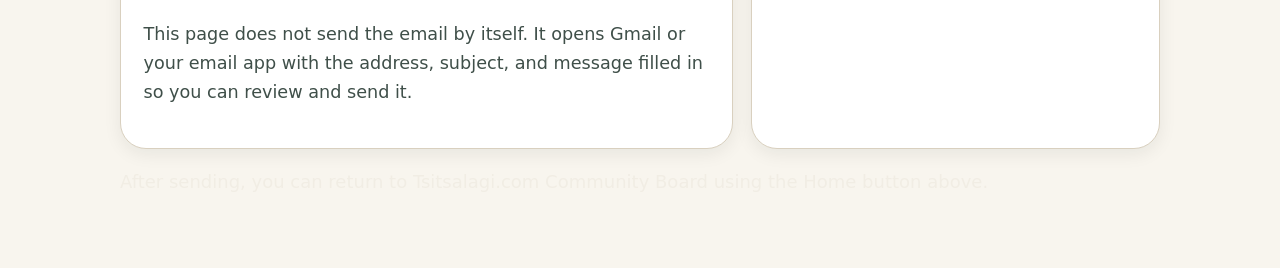
<file: contact-report.html>
<!doctype html>
<html lang="en">
<head>
  <meta charset="utf-8" />
  <meta name="viewport" content="width=device-width, initial-scale=1" />
  <title>Contact / Report | Tsitsalagi.com Community Board</title>
  <meta name="description" content="Contact Tsitsalagi.com Community Board or report a correction, issue, listing, or takedown request." />
  <meta property="og:site_name" content="Tsitsalagi.com Community Board" />
  <meta property="og:title" content="Contact / Report | Tsitsalagi.com Community Board" />
  <meta property="og:description" content="Contact Tsitsalagi.com Community Board or request a correction, takedown, or report." />
  <meta property="og:type" content="website" />
  <meta property="og:url" content="https://tsitsalagi.com/contact-report.html" />
  <meta property="og:image" content="https://tsitsalagi.com/favicon-512.png" />
  <meta property="og:image:secure_url" content="https://tsitsalagi.com/favicon-512.png" />
  <meta property="og:image:type" content="image/png" />
  <meta property="og:image:width" content="512" />
  <meta property="og:image:height" content="512" />
  <meta property="og:image:alt" content="Tsitsalagi.com Community Board icon" />
  <meta name="twitter:card" content="summary" />
  <meta name="twitter:title" content="Contact / Report | Tsitsalagi.com Community Board" />
  <meta name="twitter:description" content="Contact Tsitsalagi.com Community Board or request a correction, takedown, or report." />
  <meta name="twitter:image" content="https://tsitsalagi.com/favicon-512.png" />
  <link rel="icon" type="image/png" href="/favicon.png" />
  <link rel="icon" type="image/png" sizes="192x192" href="/favicon-192.png" />
  <link rel="icon" type="image/png" sizes="512x512" href="/favicon-512.png" />
  <link rel="apple-touch-icon" href="/apple-touch-icon.png" />
  <link rel="stylesheet" href="/styles.css" />
</head>
<body class="contact-report-page">
  <main class="wrap">
    <header class="topbar">
      <a class="brand" href="/">
        <img src="/favicon.png" alt="Tsitsalagi.com Community Board icon" />
        <span><strong>Tsitsalagi.com</strong><span class="subtitle">Community Board</span></span>
      </a>
      <nav class="nav" aria-label="Main navigation">
        <a href="/">Home</a>
        <a href="/#issues">Issue Board</a>
        <a href="/#listings">Listings</a>
      </nav>
    </header>

    <section class="hero">
      <div class="eyebrow">CONTACT / REPORT</div>
      <h1>Contact Tsitsalagi.com Community Board.</h1>
      <div class="hero-line" aria-hidden="true"></div>
      <p class="lead">Use this page for corrections, takedown requests, unsafe listings, broken links, public issue corrections, or general messages. It works on phones and computers because it gives you more than one way to contact Tsitsalagi.com Community Board.</p>
    </section>

    <section class="grid">
      <article class="panel">
        <h2>Send a message</h2>
        <p>Type your message below, then open Gmail, copy the message, or try your device’s default email app.</p>

        <form id="contactForm" class="form-grid">
          <div class="field">
            <label for="emailInput">Email address</label>
            <input id="emailInput" name="email" type="email" value="tsitsalagi.com@gmail.com" autocomplete="email" />
          </div>

          <div class="field">
            <label for="subjectInput">Subject</label>
            <input id="subjectInput" name="subject" type="text" value="Tsitsalagi.com Community Board Contact / Report" />
          </div>

          <div class="field">
            <label for="messageInput">Message</label>
            <textarea id="messageInput" name="message" placeholder="Type your correction, report, takedown request, or general message here."></textarea>
          </div>

          <div class="actions">
            <button class="button primary" id="openGmailButton" type="submit">Open Gmail to send</button>
            <button class="button" id="copyEmailButton" type="button">Copy email</button>
            <button class="button" id="copyMessageButton" type="button">Copy message</button>
            <button class="button" id="openEmailAppButton" type="button">Open email app</button>
          </div>
        </form>

        <div class="status" id="copyStatus" aria-live="polite"></div>
        <p class="small-note">This page does not send the email by itself. It opens Gmail or your email app with the address, subject, and message filled in so you can review and send it.</p>
      </article>

      <aside class="panel">
        <h2>What to include</h2>
        <p class="tip">For a correction or report, include the listing or issue title, what is wrong, and what should be changed or removed. You do not need to include a website link.</p>
        <p>Do not send private documents, CDIB cards, driver licenses, passwords, payment details, or sensitive personal information.</p>
        <p>Tsitsalagi.com Community Board is an independent, nonpartisan, citizen-led community board.</p>
      </aside>
    </section>

    <p class="footer-note">After sending, you can return to Tsitsalagi.com Community Board using the Home button above.</p>
  </main>

  <script>
    (function () {
      const params = new URLSearchParams(window.location.search);
      const emailInput = document.getElementById('emailInput');
      const subjectInput = document.getElementById('subjectInput');
      const messageInput = document.getElementById('messageInput');
      const contactForm = document.getElementById('contactForm');
      const copyEmailButton = document.getElementById('copyEmailButton');
      const copyMessageButton = document.getElementById('copyMessageButton');
      const openEmailAppButton = document.getElementById('openEmailAppButton');
      const status = document.getElementById('copyStatus');

      const email = params.get('to') || 'tsitsalagi.com@gmail.com';
      const subject = params.get('subject') || 'Tsitsalagi.com Community Board Contact / Report';
      const passedBody = params.get('body') || '';
      const type = params.get('type') || '';
      const title = params.get('title') || '';
      const itemUrl = params.get('url') || '';

      function defaultMessage() {
        if (type || title) {
          return [
            'Hello Tsitsalagi.com Community Board,',
            '',
            'I would like to report or request a correction for a public ' + (type || 'post') + '.',
            title ? 'Title: ' + title : '',
            '',
            'What needs to be changed, corrected, or reviewed:',
            '',
            '',
            'My preferred contact method, if a reply is needed:',
            '',
            '',
            'Thank you.'
          ].filter(Boolean).join('\n');
        }
        return [
          'Hello Tsitsalagi.com Community Board,',
          '',
          'I would like to contact Tsitsalagi.com Community Board.',
          '',
          'Message:',
          '',
          '',
          'My preferred contact method, if a reply is needed:',
          '',
          '',
          'Thank you.'
        ].join('\n');
      }

      emailInput.value = email;
      subjectInput.value = subject;
      messageInput.value = passedBody || defaultMessage();

      function setStatus(message, isError) {
        status.textContent = message;
        status.classList.toggle('error', Boolean(isError));
      }

      function getEmail() {
        return (emailInput.value || 'tsitsalagi.com@gmail.com').trim();
      }

      function getSubject() {
        return (subjectInput.value || 'Tsitsalagi.com Community Board Contact / Report').trim();
      }

      function getMessage() {
        return (messageInput.value || '').trim();
      }

      function buildGmailUrl() {
        const gmailParams = new URLSearchParams({
          view: 'cm',
          fs: '1',
          to: getEmail(),
          su: getSubject(),
          body: getMessage()
        });
        return 'https://mail.google.com/mail/?' + gmailParams.toString();
      }

      function buildMailtoUrl() {
        return 'mailto:' + encodeURIComponent(getEmail()) +
          '?subject=' + encodeURIComponent(getSubject()) +
          '&body=' + encodeURIComponent(getMessage());
      }

      async function copyText(text, label) {
        try {
          await navigator.clipboard.writeText(text);
          setStatus(label + ' copied.', false);
        } catch (err) {
          setStatus('Copy did not work automatically. Select the text and copy manually, or use Open Gmail.', true);
        }
      }

      contactForm.addEventListener('submit', function (event) {
        event.preventDefault();
        window.open(buildGmailUrl(), '_blank', 'noopener');
        setStatus('Gmail opened in a new tab. Review the message and click Send in Gmail.', false);
      });

      copyEmailButton.addEventListener('click', function () {
        copyText(getEmail(), 'Email address');
      });

      copyMessageButton.addEventListener('click', function () {
        const fullMessage = 'To: ' + getEmail() + '\nSubject: ' + getSubject() + '\n\n' + getMessage();
        copyText(fullMessage, 'Ready-to-send message');
      });

      openEmailAppButton.addEventListener('click', function () {
        window.location.href = buildMailtoUrl();
        setStatus('Trying to open your default email app.', false);
      });
    }());
  </script>
</body>
</html>
</file>
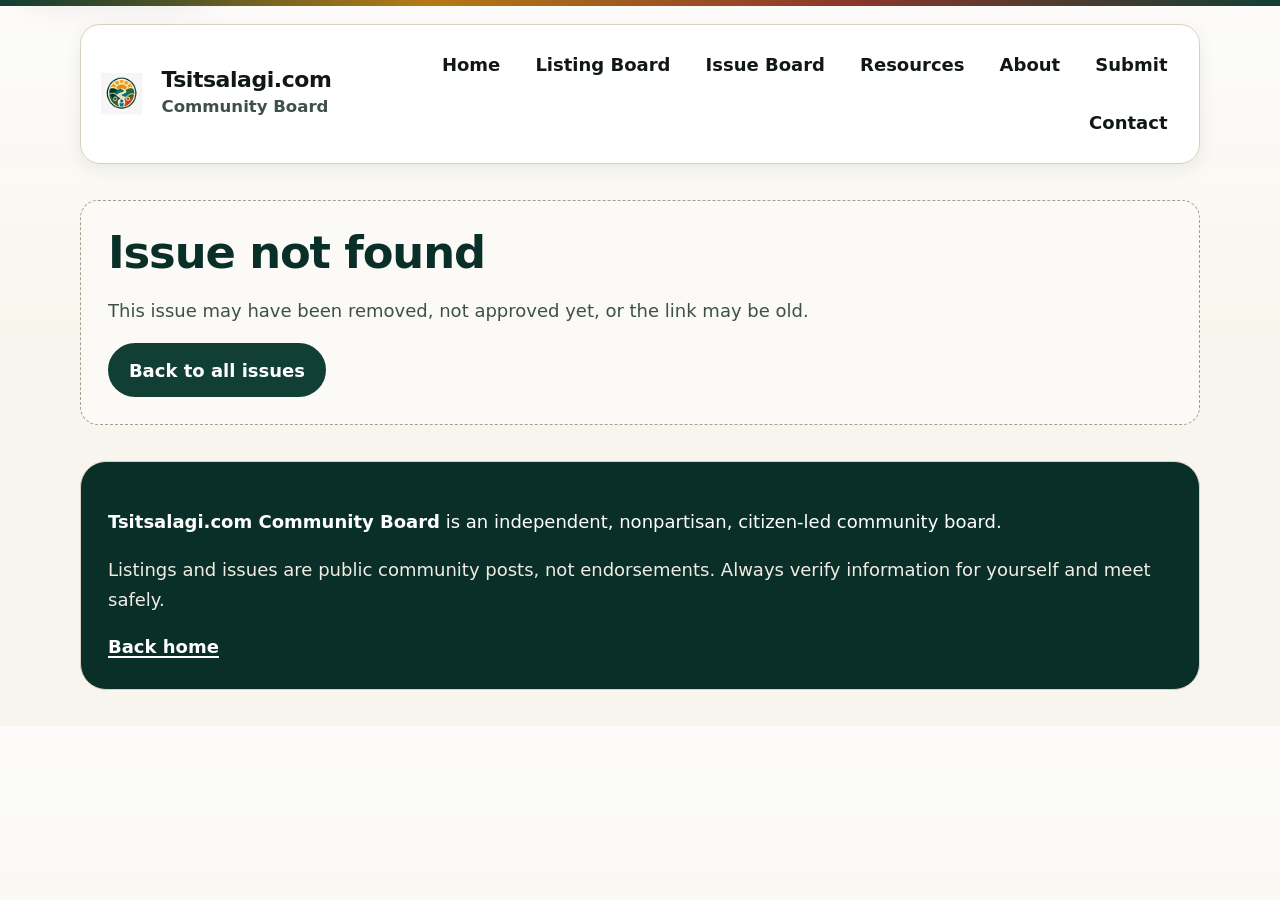
<file: issue.html>
<!doctype html>
<html lang="en">
<head>
  <meta charset="utf-8" />
  <meta name="viewport" content="width=device-width, initial-scale=1" />
  <meta name="theme-color" content="#213f32" />
  <meta property="og:site_name" content="Tsitsalagi.com Community Board" />
  <meta property="og:title" content="Issue Details | Tsitsalagi.com Community Board" />
  <meta property="og:description" content="Read a full public issue on Tsitsalagi.com Community Board." />
  <meta property="og:type" content="website" />
  <meta property="og:url" content="https://tsitsalagi.com/issue.html" />
  <meta property="og:image" content="https://tsitsalagi.com/favicon-512.png" />
  <meta property="og:image:secure_url" content="https://tsitsalagi.com/favicon-512.png" />
  <meta property="og:image:type" content="image/png" />
  <meta property="og:image:width" content="512" />
  <meta property="og:image:height" content="512" />
  <meta property="og:image:alt" content="Tsitsalagi.com Community Board icon" />
  <meta name="twitter:card" content="summary" />
  <meta name="twitter:title" content="Issue Details | Tsitsalagi.com Community Board" />
  <meta name="twitter:description" content="Read a full public issue on Tsitsalagi.com Community Board." />
  <meta name="twitter:image" content="https://tsitsalagi.com/favicon-512.png" />
  <link rel="icon" type="image/png" href="/favicon.png" />
  <link rel="shortcut icon" href="/favicon.ico" />
  <link rel="apple-touch-icon" href="/apple-touch-icon.png" />
  <link rel="manifest" href="/site.webmanifest" />
  <link rel="stylesheet" href="/styles.css" />
  <title>Issue | Tsitsalagi.com Community Board</title>
  <meta name="description" content="Full Tsitsalagi.com Community Board public issue details." />
</head>
<body>
  <a class="skip-link" href="#main">Skip to content</a>
  <header class="site-header compact-header" id="top">
    <nav class="nav" aria-label="Main navigation">
      <a class="brand" href="/" aria-label="Tsitsalagi.com Community Board home">
        <img class="brand-favicon" src="/favicon.png" alt="" aria-hidden="true" />
        <span><strong>Tsitsalagi.com</strong><small>Community Board</small></span>
      </a>
      <button class="menu-button" aria-expanded="false" aria-controls="nav-links">Menu</button>
      <div class="nav-links" id="nav-links">
        <a href="/">Home</a>
        <a href="/listings.html">Listing Board</a>
        <a href="/issues.html">Issue Board</a>
        <a href="/resources.html">Resources</a>
        <a href="/about.html">About</a>
        <a href="/#submit">Submit</a>
        <a href="/contact-report.html">Contact</a>
      </div>
    </nav>
  </header>
  <main id="main">
    <section class="section detail-shell" id="issue-detail" aria-live="polite">
      <div class="empty-state">Loading issue…</div>
    </section>
  </main>

  <footer class="site-footer">
    <p><strong>Tsitsalagi.com Community Board</strong> is an independent, nonpartisan, citizen-led community board.</p>
    <p class="footer-note">Listings and issues are public community posts, not endorsements. Always verify information for yourself and meet safely.</p>
    <a href="/">Back home</a>
  </footer>
  <script src="/config.js"></script>
  <script src="/script.js"></script>
</body>
</html>
</file>
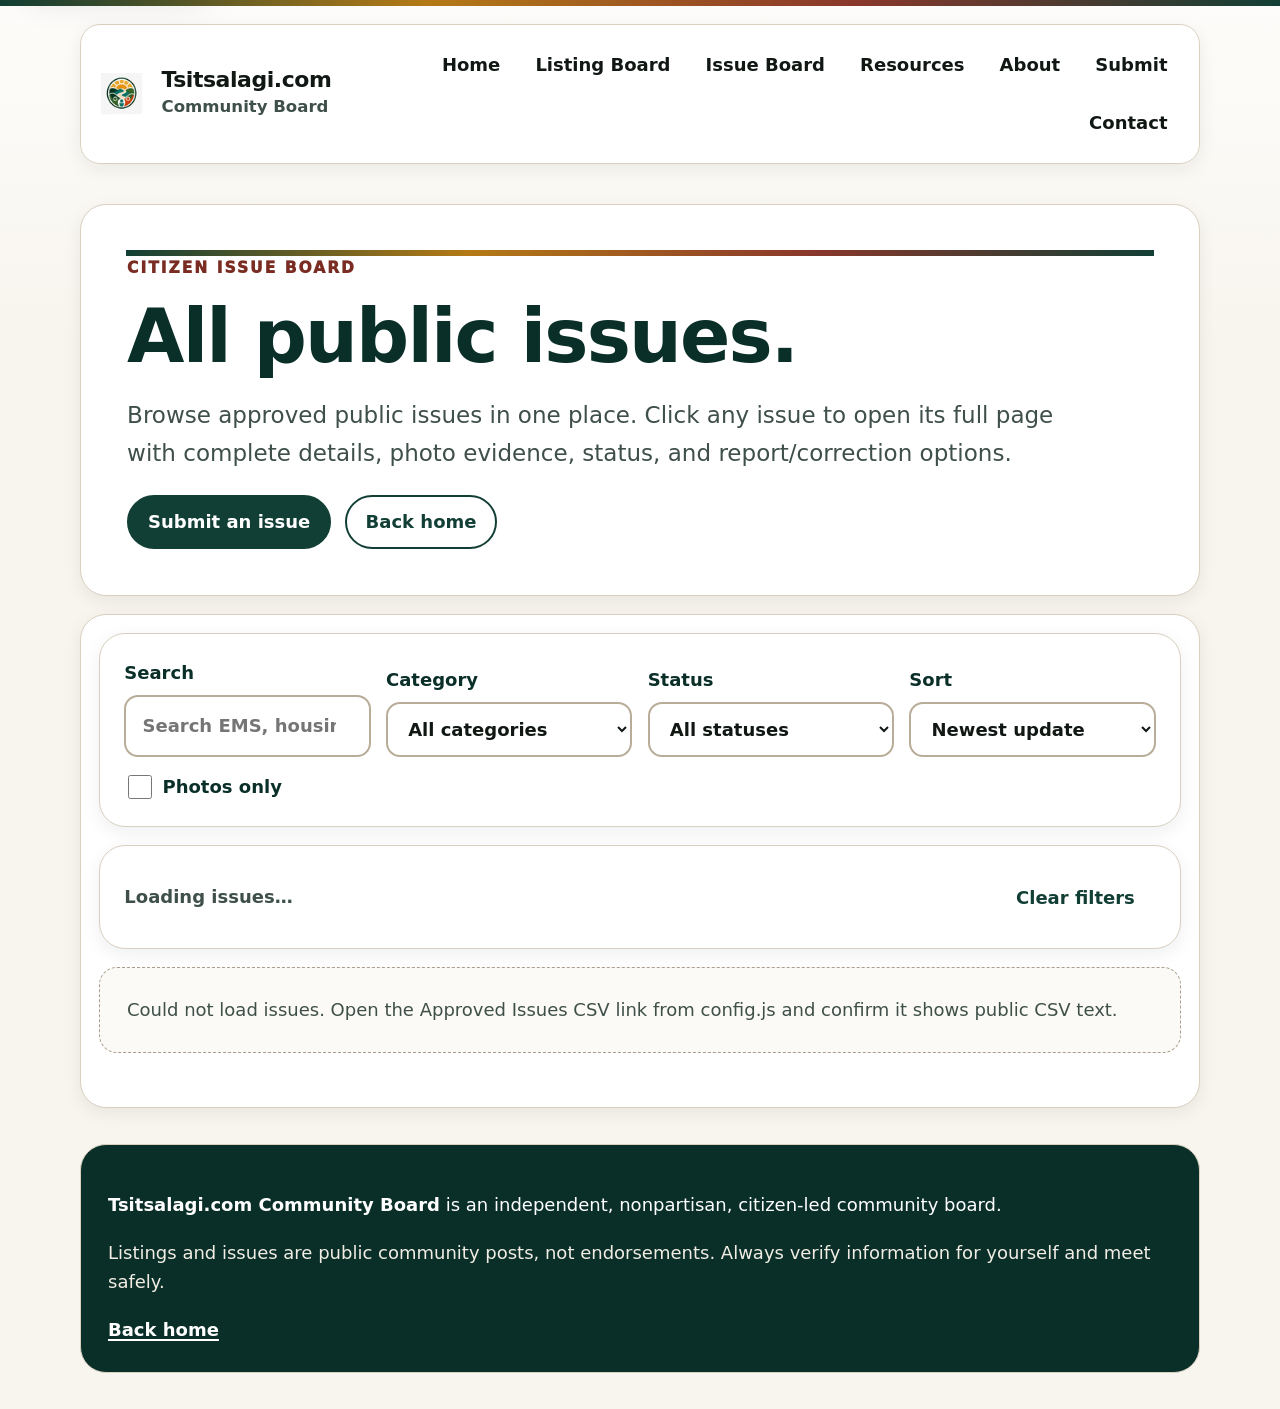
<file: issues.html>
<!doctype html>
<html lang="en">
<head>
  <meta charset="utf-8" />
  <meta name="viewport" content="width=device-width, initial-scale=1" />
  <meta name="theme-color" content="#213f32" />
  <meta property="og:site_name" content="Tsitsalagi.com Community Board" />
  <meta property="og:title" content="All Issues | Tsitsalagi.com Community Board" />
  <meta property="og:description" content="Browse approved public issues and community concerns on Tsitsalagi.com Community Board." />
  <meta property="og:type" content="website" />
  <meta property="og:url" content="https://tsitsalagi.com/issues.html" />
  <meta property="og:image" content="https://tsitsalagi.com/favicon-512.png" />
  <meta property="og:image:secure_url" content="https://tsitsalagi.com/favicon-512.png" />
  <meta property="og:image:type" content="image/png" />
  <meta property="og:image:width" content="512" />
  <meta property="og:image:height" content="512" />
  <meta property="og:image:alt" content="Tsitsalagi.com Community Board icon" />
  <meta name="twitter:card" content="summary" />
  <meta name="twitter:title" content="All Issues | Tsitsalagi.com Community Board" />
  <meta name="twitter:description" content="Browse approved public issues and community concerns on Tsitsalagi.com Community Board." />
  <meta name="twitter:image" content="https://tsitsalagi.com/favicon-512.png" />
  <link rel="icon" type="image/png" href="/favicon.png" />
  <link rel="shortcut icon" href="/favicon.ico" />
  <link rel="apple-touch-icon" href="/apple-touch-icon.png" />
  <link rel="manifest" href="/site.webmanifest" />
  <link rel="stylesheet" href="/styles.css" />
  <title>All Issues | Tsitsalagi.com Community Board</title>
  <meta name="description" content="Browse all approved public issues on Tsitsalagi.com Community Board." />
</head>
<body>
  <a class="skip-link" href="#main">Skip to content</a>
  <header class="site-header compact-header" id="top">
    <nav class="nav" aria-label="Main navigation">
      <a class="brand" href="/" aria-label="Tsitsalagi.com Community Board home">
        <img class="brand-favicon" src="/favicon.png" alt="" aria-hidden="true" />
        <span><strong>Tsitsalagi.com</strong><small>Community Board</small></span>
      </a>
      <button class="menu-button" aria-expanded="false" aria-controls="nav-links">Menu</button>
      <div class="nav-links" id="nav-links">
        <a href="/">Home</a>
        <a href="/listings.html">Listing Board</a>
        <a href="/issues.html">Issue Board</a>
        <a href="/resources.html">Resources</a>
        <a href="/about.html">About</a>
        <a href="/#submit">Submit</a>
        <a href="/contact-report.html">Contact</a>
      </div>
    </nav>
  </header>
  <main id="main">
    <section class="section page-hero mini-hero">
      <p class="eyebrow">Citizen issue board</p>
      <h1>All public issues.</h1>
      <p class="hero-text">Browse approved public issues in one place. Click any issue to open its full page with complete details, photo evidence, status, and report/correction options.</p>
      <div class="hero-actions"><a class="button primary" href="/submit-issue.html">Submit an issue</a><a class="button ghost" href="/">Back home</a></div>
    </section>
    <section class="section section-dark">
      <div class="toolbar dark-toolbar" aria-label="Issue filters">
        <label><span>Search</span><input id="issue-search" type="search" placeholder="Search EMS, housing, tax, records…" autocomplete="off" /></label>
        <label><span>Category</span><select id="issue-category"><option value="all">All categories</option></select></label>
        <label><span>Status</span><select id="issue-status"><option value="all">All statuses</option></select></label>
        <label><span>Sort</span><select id="issue-sort"><option value="newest">Newest update</option><option value="oldest">Oldest update</option><option value="az">Title A–Z</option><option value="category">Category A–Z</option></select></label>
        <label class="checkbox-filter"><input id="issue-photo-only" type="checkbox" /><span>Photos only</span></label>
      </div>
      <div class="board-meta dark-meta"><span id="issue-count">Loading issues…</span><button class="small-button light" id="clear-issue-filters" type="button">Clear filters</button></div>
      <div class="card-grid issue-grid" id="issue-grid" aria-live="polite"></div>
      <div class="load-more-area" id="issue-load-more"></div>
    </section>
  </main>

  <footer class="site-footer">
    <p><strong>Tsitsalagi.com Community Board</strong> is an independent, nonpartisan, citizen-led community board.</p>
    <p class="footer-note">Listings and issues are public community posts, not endorsements. Always verify information for yourself and meet safely.</p>
    <a href="/">Back home</a>
  </footer>
  <script src="/config.js"></script>
  <script src="/script.js"></script>
</body>
</html>
</file>
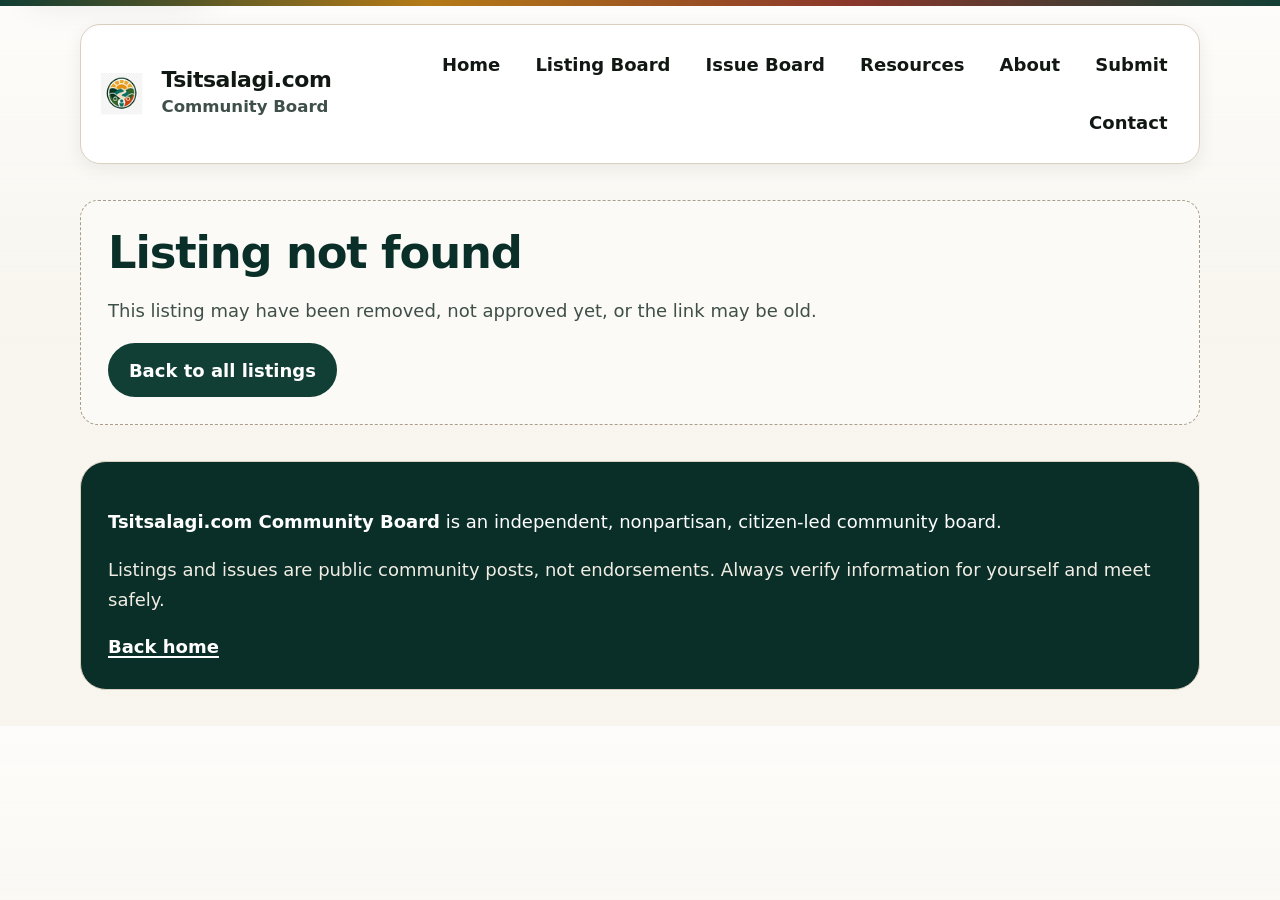
<file: listing.html>
<!doctype html>
<html lang="en">
<head>
  <meta charset="utf-8" />
  <meta name="viewport" content="width=device-width, initial-scale=1" />
  <meta name="theme-color" content="#213f32" />
  <meta property="og:site_name" content="Tsitsalagi.com Community Board" />
  <meta property="og:title" content="Listing Details | Tsitsalagi.com Community Board" />
  <meta property="og:description" content="Read a full community listing on Tsitsalagi.com Community Board." />
  <meta property="og:type" content="website" />
  <meta property="og:url" content="https://tsitsalagi.com/listing.html" />
  <meta property="og:image" content="https://tsitsalagi.com/favicon-512.png" />
  <meta property="og:image:secure_url" content="https://tsitsalagi.com/favicon-512.png" />
  <meta property="og:image:type" content="image/png" />
  <meta property="og:image:width" content="512" />
  <meta property="og:image:height" content="512" />
  <meta property="og:image:alt" content="Tsitsalagi.com Community Board icon" />
  <meta name="twitter:card" content="summary" />
  <meta name="twitter:title" content="Listing Details | Tsitsalagi.com Community Board" />
  <meta name="twitter:description" content="Read a full community listing on Tsitsalagi.com Community Board." />
  <meta name="twitter:image" content="https://tsitsalagi.com/favicon-512.png" />
  <!-- Browser, Windows share sheet, Apple, and app icons -->
  <link rel="icon" type="image/png" sizes="32x32" href="/favicon.png?v=3" />
  <link rel="shortcut icon" href="/favicon.ico?v=3" />
  <link rel="icon" type="image/png" sizes="192x192" href="/favicon-192.png?v=3" />
  <link rel="icon" type="image/png" sizes="512x512" href="/favicon-512.png?v=3" />
  <link rel="apple-touch-icon" sizes="180x180" href="/apple-touch-icon.png?v=3" />
  <link rel="manifest" href="/site.webmanifest?v=3" />
  <meta name="msapplication-TileColor" content="#213f32" />
  <meta name="msapplication-TileImage" content="/favicon-512.png?v=3" />
  <link rel="stylesheet" href="/styles.css" />
  <title>Listing | Tsitsalagi.com Community Board</title>
  <meta name="description" content="Full Tsitsalagi.com Community Board listing details." />
</head>
<body>
  <a class="skip-link" href="#main">Skip to content</a>
  <header class="site-header compact-header" id="top">
    <nav class="nav" aria-label="Main navigation">
      <a class="brand" href="/" aria-label="Tsitsalagi.com Community Board home">
        <img class="brand-favicon" src="/favicon.png" alt="" aria-hidden="true" />
        <span><strong>Tsitsalagi.com</strong><small>Community Board</small></span>
      </a>
      <button class="menu-button" aria-expanded="false" aria-controls="nav-links">Menu</button>
      <div class="nav-links" id="nav-links">
        <a href="/">Home</a>
        <a href="/listings.html">Listing Board</a>
        <a href="/issues.html">Issue Board</a>
        <a href="/resources.html">Resources</a>
        <a href="/about.html">About</a>
        <a href="/#submit">Submit</a>
        <a href="/contact-report.html">Contact</a>
      </div>
    </nav>
  </header>
  <main id="main">
    <section class="section detail-shell" id="listing-detail" aria-live="polite">
      <div class="empty-state">Loading listing…</div>
    </section>
  </main>

  <footer class="site-footer">
    <p><strong>Tsitsalagi.com Community Board</strong> is an independent, nonpartisan, citizen-led community board.</p>
    <p class="footer-note">Listings and issues are public community posts, not endorsements. Always verify information for yourself and meet safely.</p>
    <a href="/">Back home</a>
  </footer>
  <script src="/config.js"></script>
  <script src="/script.js"></script>
</body>
</html>
</file>
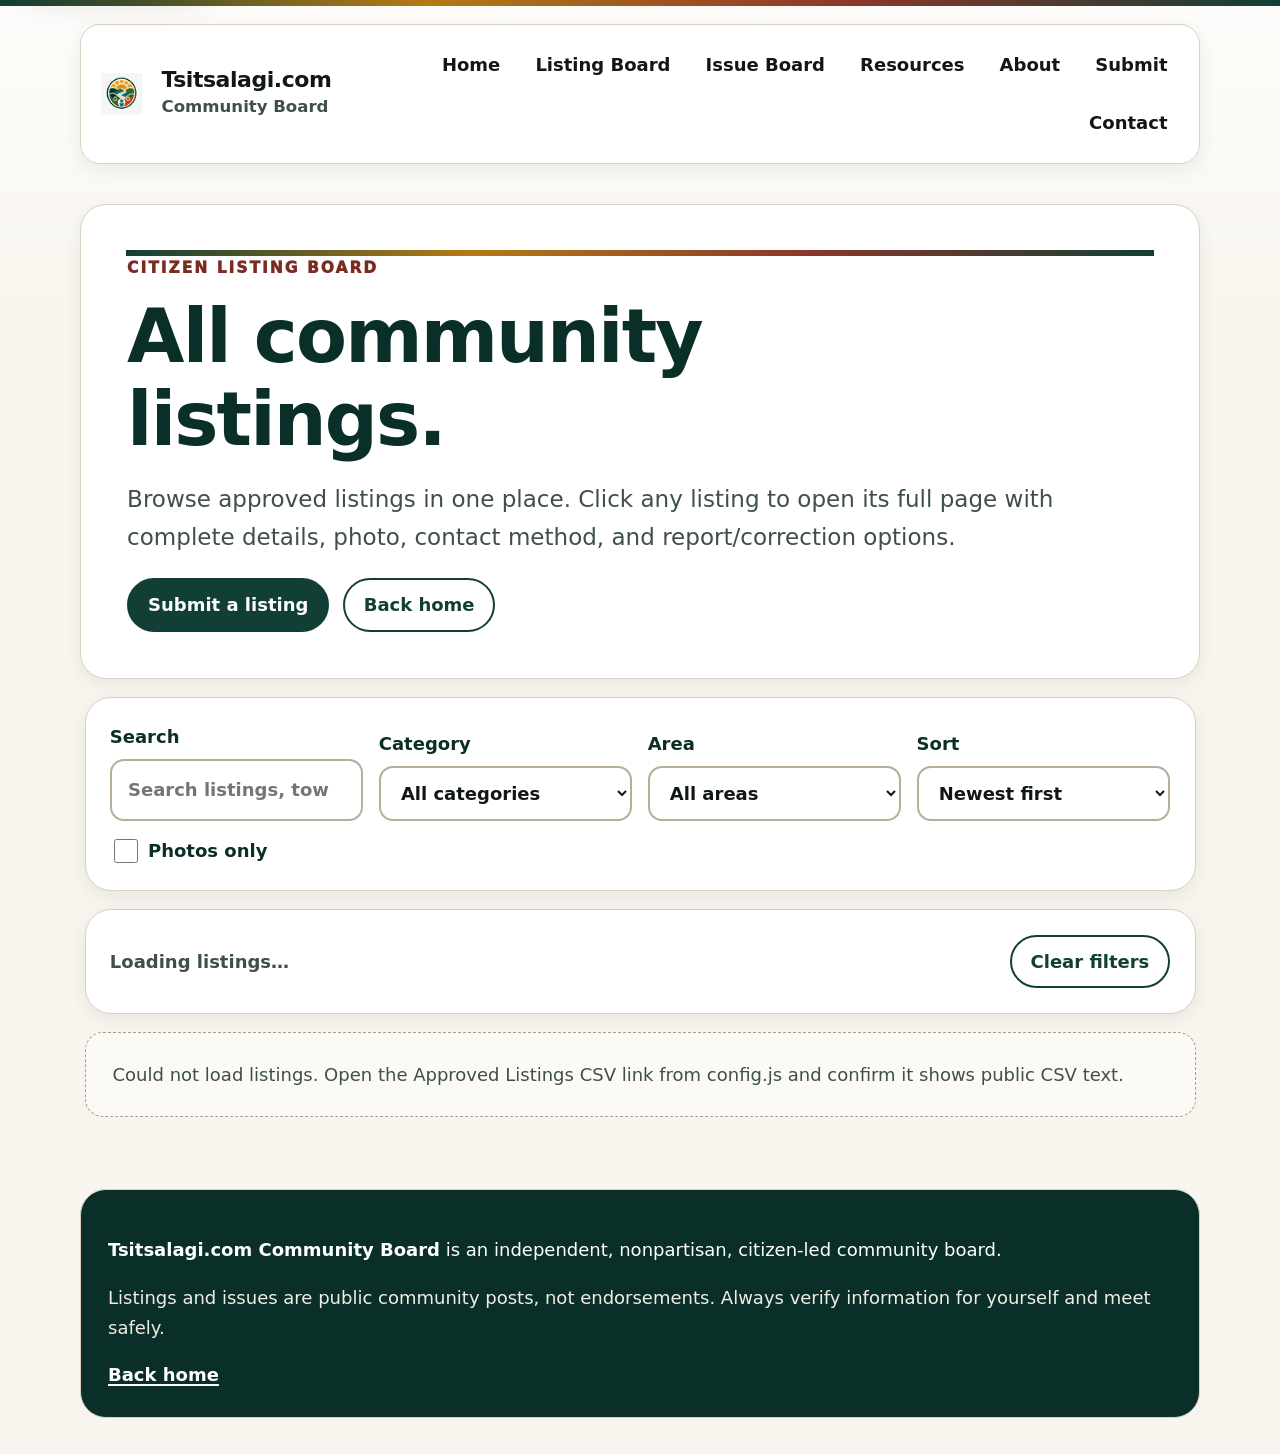
<file: listings.html>
<!doctype html>
<html lang="en">
<head>
  <meta charset="utf-8" />
  <meta name="viewport" content="width=device-width, initial-scale=1" />
  <meta name="theme-color" content="#213f32" />
  <meta property="og:site_name" content="Tsitsalagi.com Community Board" />
  <meta property="og:title" content="All Listings | Tsitsalagi.com Community Board" />
  <meta property="og:description" content="Browse approved community listings on Tsitsalagi.com Community Board." />
  <meta property="og:type" content="website" />
  <meta property="og:url" content="https://tsitsalagi.com/listings.html" />
  <meta property="og:image" content="https://tsitsalagi.com/favicon-512.png" />
  <meta property="og:image:secure_url" content="https://tsitsalagi.com/favicon-512.png" />
  <meta property="og:image:type" content="image/png" />
  <meta property="og:image:width" content="512" />
  <meta property="og:image:height" content="512" />
  <meta property="og:image:alt" content="Tsitsalagi.com Community Board icon" />
  <meta name="twitter:card" content="summary" />
  <meta name="twitter:title" content="All Listings | Tsitsalagi.com Community Board" />
  <meta name="twitter:description" content="Browse approved community listings on Tsitsalagi.com Community Board." />
  <meta name="twitter:image" content="https://tsitsalagi.com/favicon-512.png" />
  <link rel="icon" type="image/png" href="/favicon.png" />
  <link rel="shortcut icon" href="/favicon.ico" />
  <link rel="apple-touch-icon" href="/apple-touch-icon.png" />
  <link rel="manifest" href="/site.webmanifest" />
  <link rel="stylesheet" href="/styles.css" />
  <title>All Listings | Tsitsalagi.com Community Board</title>
  <meta name="description" content="Browse all approved community listings on Tsitsalagi.com Community Board." />
</head>
<body>
  <a class="skip-link" href="#main">Skip to content</a>
  <header class="site-header compact-header" id="top">
    <nav class="nav" aria-label="Main navigation">
      <a class="brand" href="/" aria-label="Tsitsalagi.com Community Board home">
        <img class="brand-favicon" src="/favicon.png" alt="" aria-hidden="true" />
        <span><strong>Tsitsalagi.com</strong><small>Community Board</small></span>
      </a>
      <button class="menu-button" aria-expanded="false" aria-controls="nav-links">Menu</button>
      <div class="nav-links" id="nav-links">
        <a href="/">Home</a>
        <a href="/listings.html">Listing Board</a>
        <a href="/issues.html">Issue Board</a>
        <a href="/resources.html">Resources</a>
        <a href="/about.html">About</a>
        <a href="/#submit">Submit</a>
        <a href="/contact-report.html">Contact</a>
      </div>
    </nav>
  </header>
  <main id="main">
    <section class="section page-hero mini-hero">
      <p class="eyebrow">Citizen listing board</p>
      <h1>All community listings.</h1>
      <p class="hero-text">Browse approved listings in one place. Click any listing to open its full page with complete details, photo, contact method, and report/correction options.</p>
      <div class="hero-actions"><a class="button primary" href="/submit-listing.html">Submit a listing</a><a class="button ghost" href="/">Back home</a></div>
    </section>
    <section class="section board-section">
      <div class="toolbar" aria-label="Listing filters">
        <label><span>Search</span><input id="listing-search" type="search" placeholder="Search listings, towns, services…" autocomplete="off" /></label>
        <label><span>Category</span><select id="listing-category"><option value="all">All categories</option></select></label>
        <label><span>Area</span><select id="listing-area"><option value="all">All areas</option></select></label>
        <label><span>Sort</span><select id="listing-sort"><option value="newest">Newest first</option><option value="oldest">Oldest first</option><option value="az">Title A–Z</option><option value="area">Area A–Z</option></select></label>
        <label class="checkbox-filter"><input id="listing-photo-only" type="checkbox" /><span>Photos only</span></label>
      </div>
      <div class="board-meta"><span id="listing-count">Loading listings…</span><button class="small-button" id="clear-listing-filters" type="button">Clear filters</button></div>
      <div class="card-grid listing-grid" id="listing-grid" aria-live="polite"></div>
      <div class="load-more-area" id="listing-load-more"></div>
    </section>
  </main>

  <footer class="site-footer">
    <p><strong>Tsitsalagi.com Community Board</strong> is an independent, nonpartisan, citizen-led community board.</p>
    <p class="footer-note">Listings and issues are public community posts, not endorsements. Always verify information for yourself and meet safely.</p>
    <a href="/">Back home</a>
  </footer>
  <script src="/config.js"></script>
  <script src="/script.js"></script>
</body>
</html>
</file>
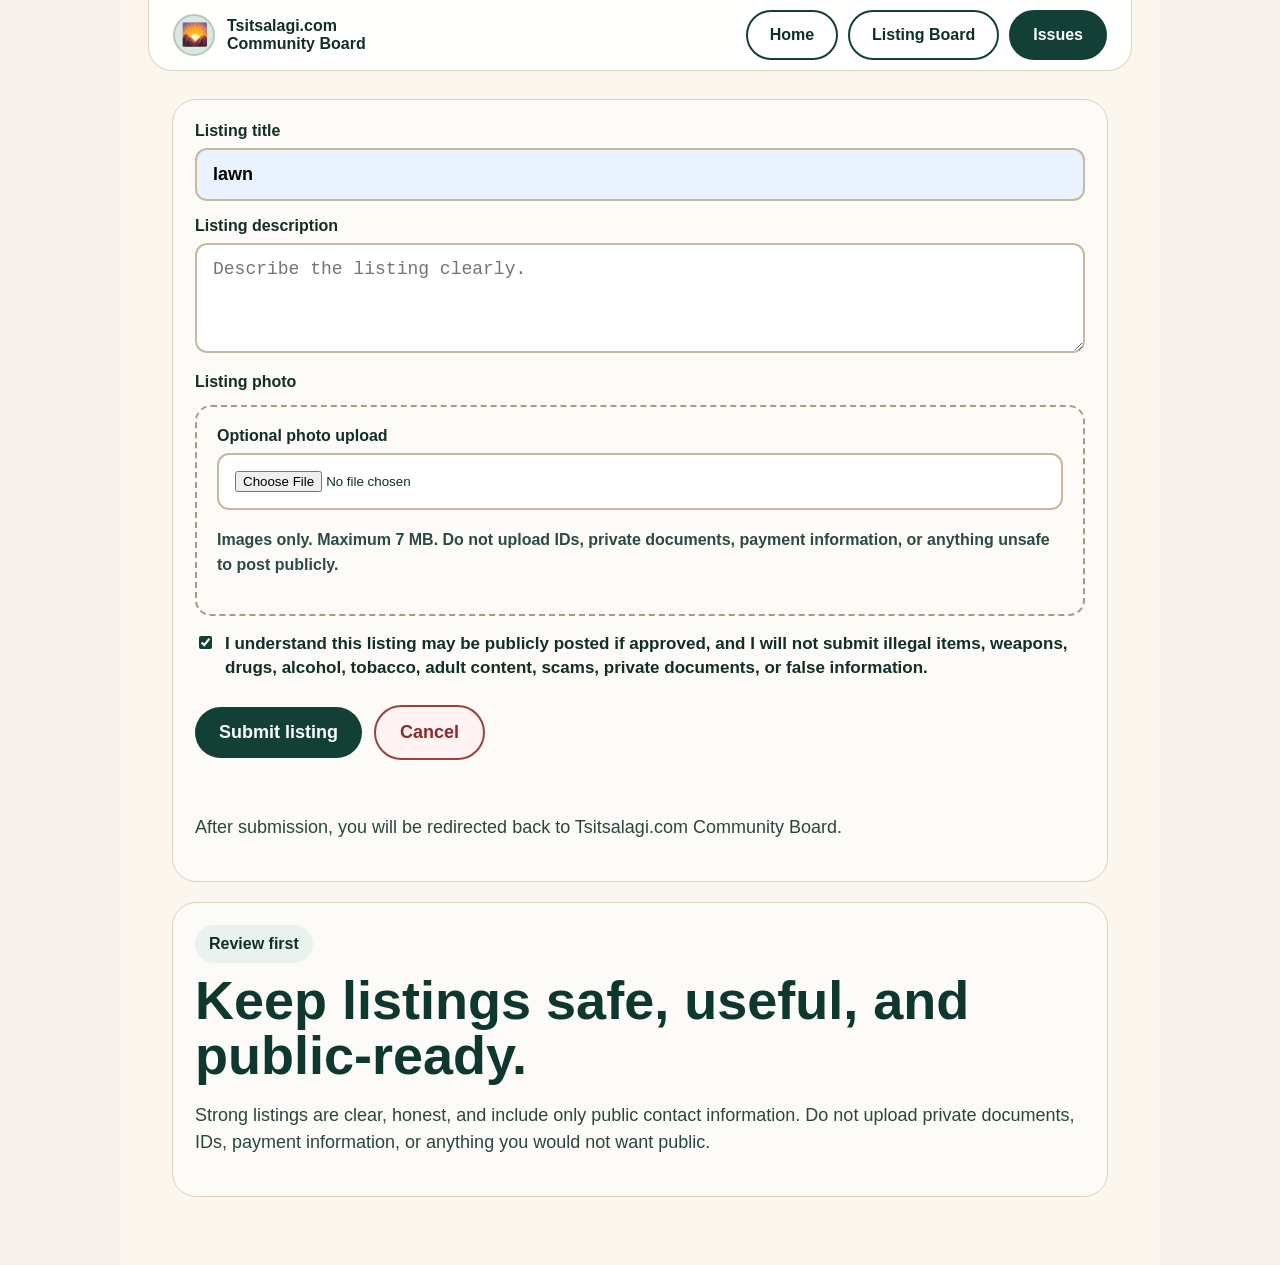
<file: new-listing.html>
<!doctype html>
<html lang="en">
<head>
  <meta charset="utf-8" />
  <meta name="viewport" content="width=device-width, initial-scale=1" />
  <title>Tsitsalagi.com Community Board - New Listing</title>
  <style>
    :root {
      --green: #123f36;
      --green-dark: #0b3029;
      --cream: #fbf7ef;
      --border: #c7b99e;
      --soft-blue: #eaf2ff;
      --danger: #8b0000;
    }

    * { box-sizing: border-box; }

    body {
      margin: 0;
      font-family: Arial, Helvetica, sans-serif;
      background: #f6f1ea;
      color: #112e29;
    }

    .page {
      max-width: 1040px;
      margin: 0 auto;
      background: var(--cream);
      min-height: 100vh;
      padding: 0 28px 48px;
    }

    header {
      display: flex;
      align-items: center;
      justify-content: space-between;
      gap: 16px;
      padding: 10px 24px;
      border: 1px solid #e0d4bf;
      border-top: 0;
      border-radius: 0 0 24px 24px;
      background: rgba(255,255,255,0.9);
      position: sticky;
      top: 0;
      z-index: 2;
    }

    .brand {
      display: flex;
      align-items: center;
      gap: 12px;
      font-weight: 800;
      line-height: 1.1;
    }

    .logo {
      width: 42px;
      height: 42px;
      border-radius: 50%;
      display: grid;
      place-items: center;
      background: #d8eadf;
      border: 2px solid #b7c9be;
      font-size: 22px;
    }

    nav {
      display: flex;
      gap: 10px;
      flex-wrap: wrap;
      justify-content: flex-end;
    }

    nav a {
      color: var(--green-dark);
      text-decoration: none;
      font-weight: 800;
      padding: 14px 22px;
      border: 2px solid var(--green);
      border-radius: 999px;
      background: #fff;
    }

    nav a.active {
      background: var(--green);
      color: #fff;
    }

    main {
      padding: 28px 24px 0;
    }

    .card {
      border: 1px solid #dfd0b7;
      border-radius: 24px;
      padding: 22px;
      background: rgba(255,255,255,0.55);
      margin-bottom: 20px;
    }

    label {
      display: block;
      font-weight: 800;
      margin: 0 0 8px;
    }

    input[type="text"],
    textarea {
      width: 100%;
      border: 2px solid var(--border);
      border-radius: 12px;
      padding: 14px 16px;
      font-size: 18px;
      font-weight: 700;
      background: var(--soft-blue);
    }

    textarea {
      min-height: 110px;
      resize: vertical;
      font-weight: 500;
      background: #fff;
    }

    .photo-box {
      border: 2px dashed #a99b83;
      border-radius: 16px;
      padding: 20px;
      margin-top: 14px;
    }

    .photo-row {
      border: 2px solid var(--border);
      border-radius: 12px;
      padding: 16px;
      background: #fff;
      margin-bottom: 18px;
    }

    .help {
      font-weight: 800;
      line-height: 1.55;
      color: #2c4a45;
    }

    .check-row {
      display: flex;
      align-items: flex-start;
      gap: 10px;
      margin: 16px 0 24px;
      line-height: 1.45;
      font-size: 17px;
    }

    .check-row input {
      margin-top: 4px;
      accent-color: var(--green);
    }

    .buttons {
      display: flex;
      align-items: center;
      flex-wrap: wrap;
      gap: 12px;
      margin-bottom: 8px;
    }

    button,
    .button-link {
      border: 0;
      border-radius: 999px;
      padding: 15px 24px;
      font-size: 18px;
      font-weight: 900;
      cursor: pointer;
      text-decoration: none;
      display: inline-block;
    }

    .submit {
      background: var(--green);
      color: #fff;
    }

    .cancel {
      background: #fff3f3;
      color: #8a2b2b;
      border: 2px solid #9b4040;
    }

    .status {
      min-height: 24px;
      font-weight: 900;
      margin: 8px 0 22px;
    }

    .status.error { color: var(--danger); }
    .status.success { color: #126b33; }

    .note {
      font-size: 18px;
      line-height: 1.5;
      color: #294641;
    }

    .review-card h1 {
      font-size: clamp(34px, 5vw, 54px);
      line-height: 1.03;
      margin: 10px 0 18px;
      color: #0d372f;
    }

    .pill {
      display: inline-block;
      padding: 10px 14px;
      border-radius: 999px;
      background: #e9f2ef;
      font-weight: 900;
    }

    @media (max-width: 700px) {
      .page { padding: 0 12px 32px; }
      header { align-items: flex-start; flex-direction: column; }
      nav { justify-content: flex-start; }
      nav a { padding: 10px 14px; }
      main { padding: 20px 12px 0; }
    }
  </style>
</head>

<body>
  <div class="page">
    <header>
      <div class="brand">
        <div class="logo" aria-hidden="true">🌄</div>
        <div>
          <div>Tsitsalagi.com</div>
          <div>Community Board</div>
        </div>
      </div>

      <nav aria-label="Main navigation">
        <a href="/">Home</a>
        <a href="/listing-board.html">Listing Board</a>
        <a href="/issues.html" class="active">Issues</a>
      </nav>
    </header>

    <main>
      <form id="listingForm" class="card" novalidate>
        <div>
          <label for="listingTitle">Listing title</label>
          <input id="listingTitle" name="listingTitle" type="text" value="lawn" maxlength="90" required />
        </div>

        <div style="margin-top:16px;">
          <label for="listingDescription">Listing description</label>
          <textarea id="listingDescription" name="listingDescription" maxlength="1200" placeholder="Describe the listing clearly."></textarea>
        </div>

        <div style="margin-top:16px;">
          <label>Listing photo</label>
          <div class="photo-box">
            <label for="listingPhoto">Optional photo upload</label>
            <div class="photo-row">
              <input id="listingPhoto" name="listingPhoto" type="file" accept="image/*" />
            </div>
            <p class="help">
              Images only. Maximum 7 MB. Do not upload IDs, private documents,
              payment information, or anything unsafe to post publicly.
            </p>
          </div>
        </div>

        <label class="check-row" for="listingAgreement">
          <input id="listingAgreement" name="listingAgreement" type="checkbox" required checked />
          <span>
            I understand this listing may be publicly posted if approved, and I will not submit illegal items,
            weapons, drugs, alcohol, tobacco, adult content, scams, private documents, or false information.
          </span>
        </label>

        <div class="buttons">
          <button class="submit" type="submit">Submit listing</button>
          <button class="cancel" type="button" id="cancelButton">Cancel</button>
        </div>

        <div id="formStatus" class="status" role="status" aria-live="polite"></div>

        <p class="note">
          After submission, you will be redirected back to Tsitsalagi.com Community Board.
        </p>
      </form>

      <section class="card review-card">
        <span class="pill">Review first</span>
        <h1>Keep listings safe, useful, and public-ready.</h1>
        <p class="note">
          Strong listings are clear, honest, and include only public contact information.
          Do not upload private documents, IDs, payment information, or anything you would not want public.
        </p>
      </section>
    </main>
  </div>

  <script>
    /*
      Fixed single-file listing form.

      This avoids the error:
        TypeError: "" is not a function

      Main fix:
      - Do not call any optional callback unless it is actually a function.
      - Do not use inline onclick="" or onsubmit="" handlers.
      - Attach one real submit handler with addEventListener.
    */

    const MAX_PHOTO_BYTES = 7 * 1024 * 1024;

    const form = document.getElementById("listingForm");
    const statusBox = document.getElementById("formStatus");
    const cancelButton = document.getElementById("cancelButton");

    function setStatus(message, type) {
      statusBox.textContent = message || "";
      statusBox.className = "status" + (type ? " " + type : "");
    }

    function safeRedirect(url) {
      if (typeof url === "string" && url.trim() !== "") {
        window.location.href = url;
      }
    }

    function readPhotoAsDataUrl(file) {
      return new Promise(function(resolve, reject) {
        if (!file) {
          resolve("");
          return;
        }

        if (!file.type || !file.type.startsWith("image/")) {
          reject(new Error("Please upload an image file only."));
          return;
        }

        if (file.size > MAX_PHOTO_BYTES) {
          reject(new Error("Image is too large. Maximum photo size is 7 MB."));
          return;
        }

        const reader = new FileReader();

        reader.onload = function() {
          resolve(String(reader.result || ""));
        };

        reader.onerror = function() {
          reject(new Error("The image could not be read. Please try a different image."));
        };

        reader.readAsDataURL(file);
      });
    }

    function getExistingListings() {
      try {
        const raw = localStorage.getItem("tsitsalagiPendingListings");
        const parsed = JSON.parse(raw || "[]");
        return Array.isArray(parsed) ? parsed : [];
      } catch (error) {
        return [];
      }
    }

    function saveListingLocally(listing) {
      const listings = getExistingListings();
      listings.push(listing);
      localStorage.setItem("tsitsalagiPendingListings", JSON.stringify(listings));
    }

    async function handleListingSubmit(event) {
      event.preventDefault();
      setStatus("");

      const title = document.getElementById("listingTitle").value.trim();
      const description = document.getElementById("listingDescription").value.trim();
      const agreement = document.getElementById("listingAgreement").checked;
      const photoFile = document.getElementById("listingPhoto").files[0];

      if (!title) {
        setStatus("Please enter a listing title.", "error");
        return;
      }

      if (!agreement) {
        setStatus("Please confirm the public posting and safety agreement before submitting.", "error");
        return;
      }

      try {
        setStatus("Submitting listing...", "");

        const photoDataUrl = await readPhotoAsDataUrl(photoFile);

        const listing = {
          id: "listing-" + Date.now(),
          title: title,
          description: description,
          photoDataUrl: photoDataUrl,
          status: "pending-review",
          submittedAt: new Date().toISOString()
        };

        /*
          Replace this localStorage save with your real backend/API call later.

          Example:
          await fetch("/api/listings", {
            method: "POST",
            headers: { "Content-Type": "application/json" },
            body: JSON.stringify(listing)
          });
        */
        saveListingLocally(listing);

        setStatus("Listing submitted for review.", "success");

        window.setTimeout(function() {
          safeRedirect("/listing-board.html");
        }, 900);

      } catch (error) {
        setStatus(error && error.message ? error.message : "The listing could not be submitted.", "error");
      }
    }

    form.addEventListener("submit", handleListingSubmit);

    cancelButton.addEventListener("click", function() {
      safeRedirect("/listing-board.html");
    });
  </script>
</body>
</html>
</file>
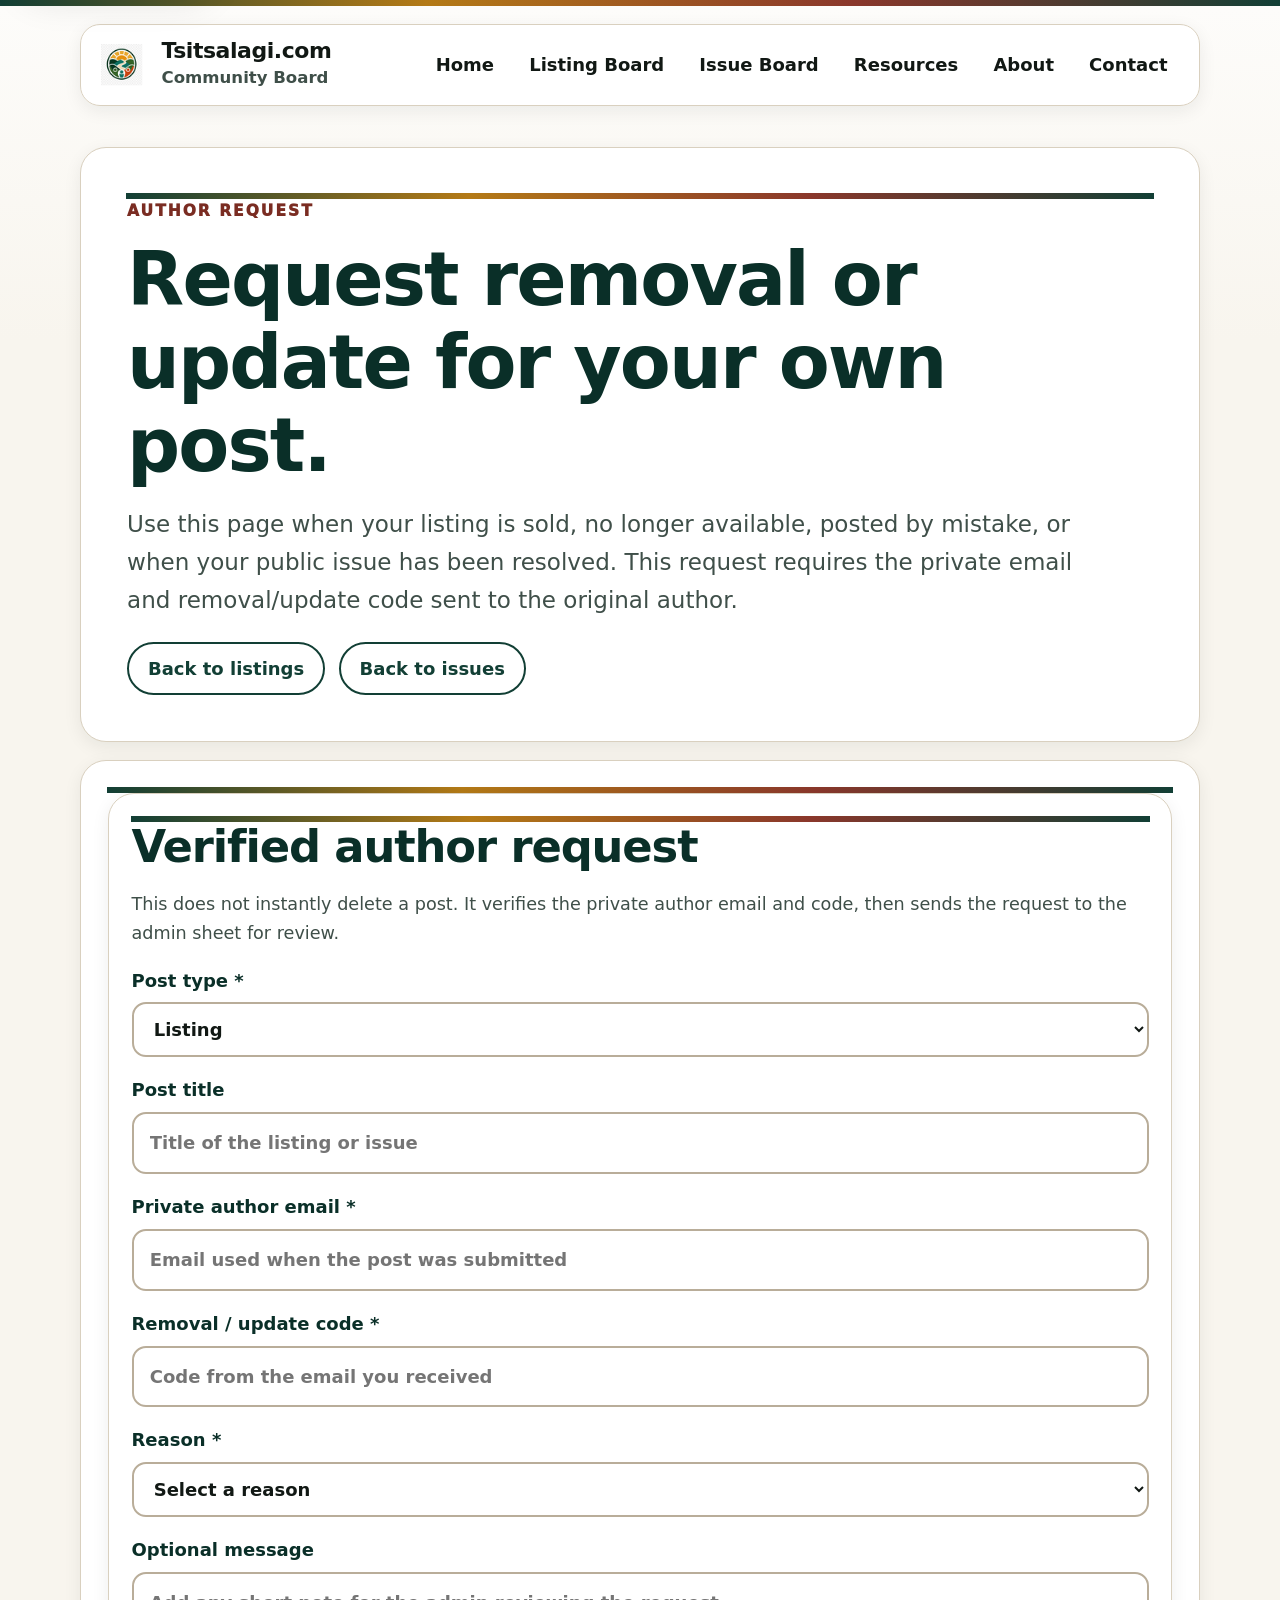
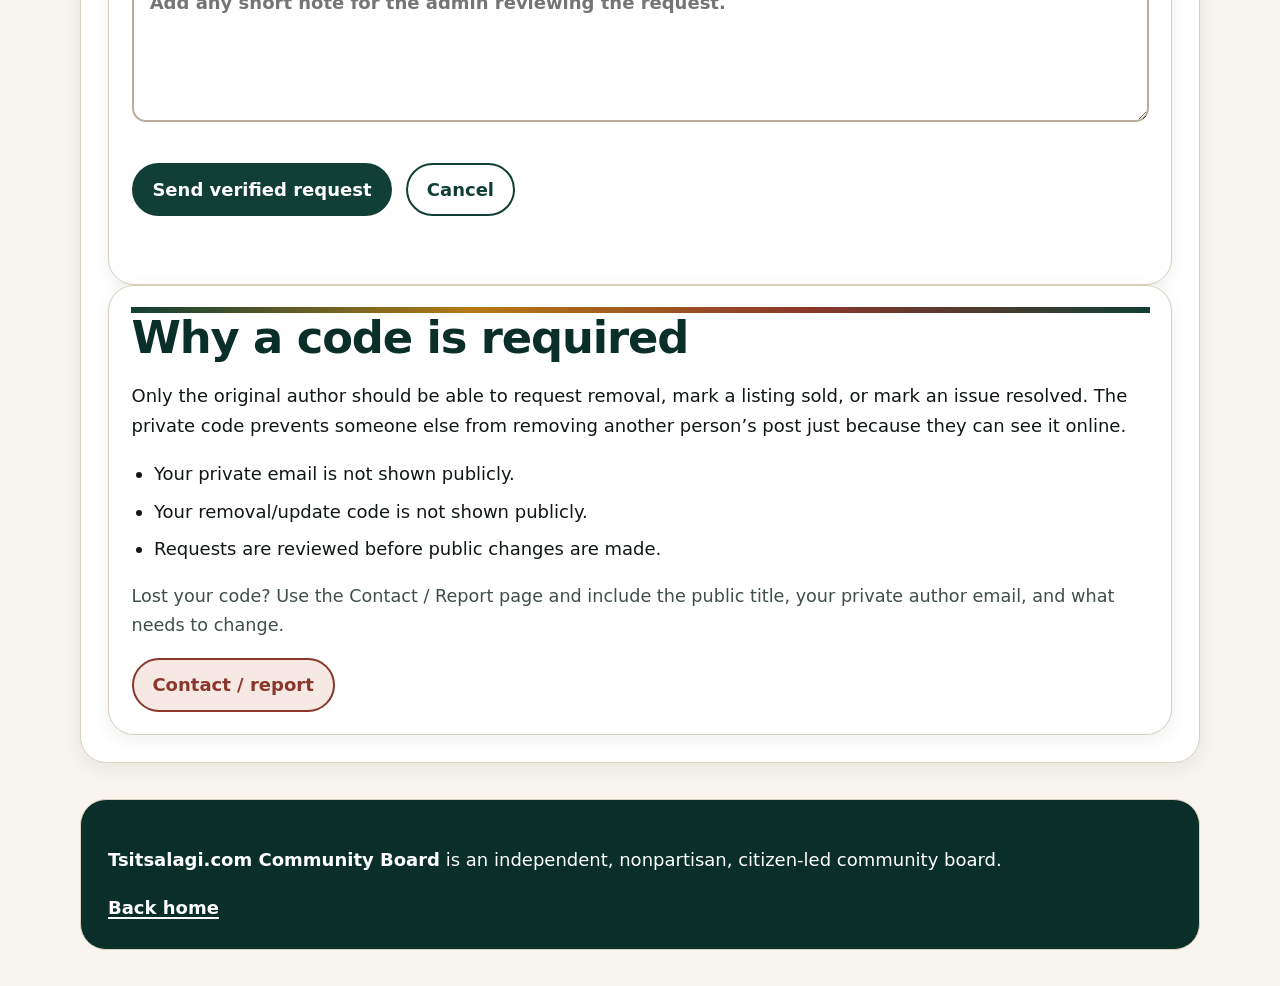
<file: remove-request.html>
<!doctype html>
<html lang="en">
<head>
  <meta charset="utf-8" />
  <meta name="viewport" content="width=device-width, initial-scale=1" />
  <title>Author Removal Request | Tsitsalagi.com Community Board</title>
  <meta name="description" content="Request removal or status update for your own Tsitsalagi.com Community Board listing or issue using your private code." />
  <meta property="og:site_name" content="Tsitsalagi.com Community Board" />
  <meta property="og:title" content="Author Removal Request | Tsitsalagi.com Community Board" />
  <meta property="og:description" content="Use your private author email and removal code to request that your listing or issue be removed, marked sold, or marked resolved." />
  <meta property="og:type" content="website" />
  <meta property="og:url" content="https://tsitsalagi.com/remove-request.html" />
  <meta property="og:image" content="https://tsitsalagi.com/favicon-512.png" />
  <meta name="twitter:card" content="summary" />
  <meta name="twitter:title" content="Author Removal Request | Tsitsalagi.com Community Board" />
  <meta name="twitter:description" content="Request removal or status update for your own Tsitsalagi.com post." />
  <meta name="twitter:image" content="https://tsitsalagi.com/favicon-512.png" />
  <link rel="icon" type="image/png" href="/favicon.png" />
  <link rel="shortcut icon" href="/favicon.ico" />
  <link rel="apple-touch-icon" href="/apple-touch-icon.png" />
  <link rel="manifest" href="/site.webmanifest" />
  <link rel="stylesheet" href="/styles.css" />
</head>
<body class="removal-request-page">
  <a class="skip-link" href="#main">Skip to content</a>
  <header class="site-header compact-header" id="top">
    <nav class="nav" aria-label="Main navigation">
      <a class="brand" href="/" aria-label="Tsitsalagi.com Community Board home">
        <img class="brand-favicon" src="/favicon.png" alt="" aria-hidden="true" />
        <span><strong>Tsitsalagi.com</strong><small>Community Board</small></span>
      </a>
      <button class="menu-button" aria-expanded="false" aria-controls="nav-links">Menu</button>
      <div class="nav-links" id="nav-links">
        <a href="/">Home</a>
        <a href="/listings.html">Listing Board</a>
        <a href="/issues.html">Issue Board</a>
        <a href="/resources.html">Resources</a>
        <a href="/about.html">About</a>
        <a href="/contact-report.html">Contact</a>
      </div>
    </nav>
  </header>

  <main id="main" class="section">
    <section class="page-hero compact-page-hero" aria-labelledby="remove-title">
      <p class="eyebrow">AUTHOR REQUEST</p>
      <h1 id="remove-title">Request removal or update for your own post.</h1>
      <p class="hero-text">Use this page when your listing is sold, no longer available, posted by mistake, or when your public issue has been resolved. This request requires the private email and removal/update code sent to the original author.</p>
      <div class="hero-actions">
        <a class="button ghost" href="/listings.html">Back to listings</a>
        <a class="button ghost" href="/issues.html">Back to issues</a>
      </div>
    </section>

    <section class="form-shell removal-form-shell">
      <article class="panel removal-panel">
        <h2>Verified author request</h2>
        <p class="small-note">This does not instantly delete a post. It verifies the private author email and code, then sends the request to the admin sheet for review.</p>

        <form id="removeRequestForm" class="form-grid" autocomplete="on">
          <div class="field">
            <label for="typeInput">Post type <span aria-hidden="true">*</span></label>
            <select id="typeInput" name="type" required>
              <option value="listing">Listing</option>
              <option value="issue">Issue</option>
            </select>
          </div>

          <div class="field">
            <label for="titleInput">Post title</label>
            <input id="titleInput" name="title" type="text" maxlength="180" placeholder="Title of the listing or issue" />
          </div>

          <div class="field">
            <label for="privateEmailInput">Private author email <span aria-hidden="true">*</span></label>
            <input id="privateEmailInput" name="privateEmail" type="email" required maxlength="180" autocomplete="email" placeholder="Email used when the post was submitted" />
          </div>

          <div class="field">
            <label for="removalCodeInput">Removal / update code <span aria-hidden="true">*</span></label>
            <input id="removalCodeInput" name="removalCode" type="text" required maxlength="40" autocomplete="one-time-code" placeholder="Code from the email you received" />
          </div>

          <div class="field">
            <label for="reasonInput">Reason <span aria-hidden="true">*</span></label>
            <select id="reasonInput" name="reason" required>
              <option value="">Select a reason</option>
              <option>Sold / no longer available</option>
              <option>Issue resolved</option>
              <option>Posted by mistake</option>
              <option>Needs correction</option>
              <option>Duplicate post</option>
              <option>Other</option>
            </select>
          </div>

          <div class="field">
            <label for="messageInput">Optional message</label>
            <textarea id="messageInput" name="message" placeholder="Add any short note for the admin reviewing the request."></textarea>
          </div>

          <input id="itemUrlInput" name="itemUrl" type="hidden" />

          <div class="button-row">
            <button class="button primary" id="removeSubmitButton" type="submit">Send verified request</button>
            <a class="button ghost" href="/">Cancel</a>
          </div>

          <div id="removeStatusBox" class="status-box" role="status" aria-live="polite"></div>
        </form>
      </article>

      <aside class="panel removal-help-panel">
        <h2>Why a code is required</h2>
        <p>Only the original author should be able to request removal, mark a listing sold, or mark an issue resolved. The private code prevents someone else from removing another person’s post just because they can see it online.</p>
        <ul>
          <li>Your private email is not shown publicly.</li>
          <li>Your removal/update code is not shown publicly.</li>
          <li>Requests are reviewed before public changes are made.</li>
        </ul>
        <p class="small-note">Lost your code? Use the Contact / Report page and include the public title, your private author email, and what needs to change.</p>
        <a class="button secondary" href="/contact-report.html?subject=Lost%20removal%20code">Contact / report</a>
      </aside>
    </section>
  </main>

  <footer class="site-footer">
    <p><strong>Tsitsalagi.com Community Board</strong> is an independent, nonpartisan, citizen-led community board.</p>
    <a href="/">Back home</a>
  </footer>

  <script src="/config.js"></script>
  <script src="/script.js"></script>
  <script>
    const params = new URLSearchParams(window.location.search);
    const typeInput = document.getElementById('typeInput');
    const titleInput = document.getElementById('titleInput');
    const itemUrlInput = document.getElementById('itemUrlInput');
    const form = document.getElementById('removeRequestForm');
    const statusBox = document.getElementById('removeStatusBox');
    const submitButton = document.getElementById('removeSubmitButton');

    const type = params.get('type');
    if (type === 'issue' || type === 'listing') typeInput.value = type;
    titleInput.value = params.get('title') || '';
    itemUrlInput.value = params.get('url') || document.referrer || '';

    function showRemoveStatus(message, isError = false) {
      statusBox.textContent = message;
      statusBox.classList.toggle('error', isError);
      statusBox.style.display = 'block';
    }

    form.addEventListener('submit', async (event) => {
      event.preventDefault();
      if (!form.checkValidity()) {
        form.reportValidity();
        return;
      }

      submitButton.disabled = true;
      submitButton.textContent = 'Checking code...';
      showRemoveStatus('Checking the private author email and code...');

      const payload = {
        type: typeInput.value,
        title: titleInput.value.trim(),
        privateEmail: document.getElementById('privateEmailInput').value.trim(),
        removalCode: document.getElementById('removalCodeInput').value.trim(),
        reason: document.getElementById('reasonInput').value,
        message: document.getElementById('messageInput').value.trim(),
        itemUrl: itemUrlInput.value || window.location.href
      };

      try {
        const response = await fetch('/api/removal-request', {
          method: 'POST',
          headers: { 'Content-Type': 'application/json' },
          body: JSON.stringify(payload)
        });
        const result = await response.json().catch(() => ({}));
        if (!response.ok || result.ok === false) throw new Error(result.error || 'Request failed.');
        showRemoveStatus('Verified request received. The post will be reviewed for removal, sold status, or resolved status.');
        submitButton.textContent = 'Request sent';
      } catch (error) {
        submitButton.disabled = false;
        submitButton.textContent = 'Send verified request';
        showRemoveStatus(error.message || 'Request failed. Please check your private email and removal code.', true);
      }
    });
  </script>
</body>
</html>
</file>
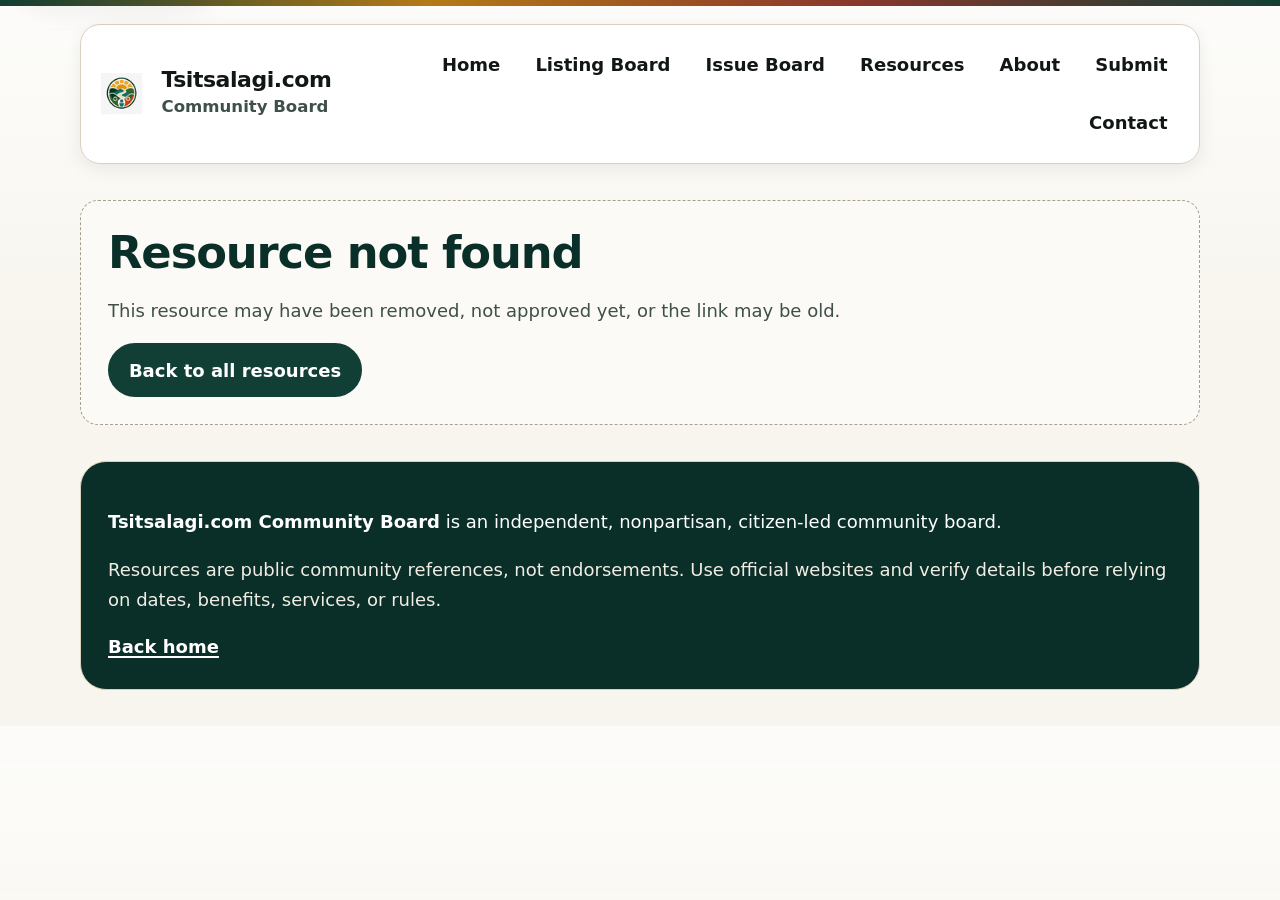
<file: resource.html>
<!doctype html>
<html lang="en">
<head>
  <meta charset="utf-8" />
  <meta name="viewport" content="width=device-width, initial-scale=1" />
  <meta name="theme-color" content="#213f32" />
  <meta property="og:site_name" content="Tsitsalagi.com Community Board" />
  <meta property="og:title" content="Resource Details | Tsitsalagi.com Community Board" />
  <meta property="og:description" content="Read a full resource entry on Tsitsalagi.com Community Board." />
  <meta property="og:type" content="website" />
  <meta property="og:url" content="https://tsitsalagi.com/resource.html" />
  <meta property="og:image" content="https://tsitsalagi.com/favicon-512.png" />
  <meta property="og:image:secure_url" content="https://tsitsalagi.com/favicon-512.png" />
  <meta property="og:image:type" content="image/png" />
  <meta property="og:image:width" content="512" />
  <meta property="og:image:height" content="512" />
  <meta property="og:image:alt" content="Tsitsalagi.com Community Board icon" />
  <meta name="twitter:card" content="summary" />
  <meta name="twitter:title" content="Resource Details | Tsitsalagi.com Community Board" />
  <meta name="twitter:description" content="Read a full resource entry on Tsitsalagi.com Community Board." />
  <meta name="twitter:image" content="https://tsitsalagi.com/favicon-512.png" />
  <link rel="icon" type="image/png" href="/favicon.png" />
  <link rel="shortcut icon" href="/favicon.ico" />
  <link rel="apple-touch-icon" href="/apple-touch-icon.png" />
  <link rel="manifest" href="/site.webmanifest" />
  <link rel="stylesheet" href="/styles.css" />
  <title>Resource | Tsitsalagi.com Community Board</title>
  <meta name="description" content="Full Tsitsalagi.com Community Board resource details." />
</head>
<body>
  <a class="skip-link" href="#main">Skip to content</a>
  <header class="site-header compact-header" id="top">
    <nav class="nav" aria-label="Main navigation">
      <a class="brand" href="/" aria-label="Tsitsalagi.com Community Board home">
        <img class="brand-favicon" src="/favicon.png" alt="" aria-hidden="true" />
        <span><strong>Tsitsalagi.com</strong><small>Community Board</small></span>
      </a>
      <button class="menu-button" aria-expanded="false" aria-controls="nav-links">Menu</button>
      <div class="nav-links" id="nav-links">
        <a href="/">Home</a>
        <a href="/listings.html">Listing Board</a>
        <a href="/issues.html">Issue Board</a>
        <a href="/resources.html">Resources</a>
        <a href="/about.html">About</a>
        <a href="/#submit">Submit</a>
        <a href="/contact-report.html">Contact</a>
      </div>
    </nav>
  </header>
  <main id="main">
    <section class="section detail-shell" id="resource-detail" aria-live="polite">
      <div class="empty-state">Loading resource…</div>
    </section>
  </main>

  <footer class="site-footer">
    <p><strong>Tsitsalagi.com Community Board</strong> is an independent, nonpartisan, citizen-led community board.</p>
    <p class="footer-note">Resources are public community references, not endorsements. Use official websites and verify details before relying on dates, benefits, services, or rules.</p>
    <a href="/">Back home</a>
  </footer>
  <script src="/config.js"></script>
  <script src="/script.js"></script>
</body>
</html>
</file>
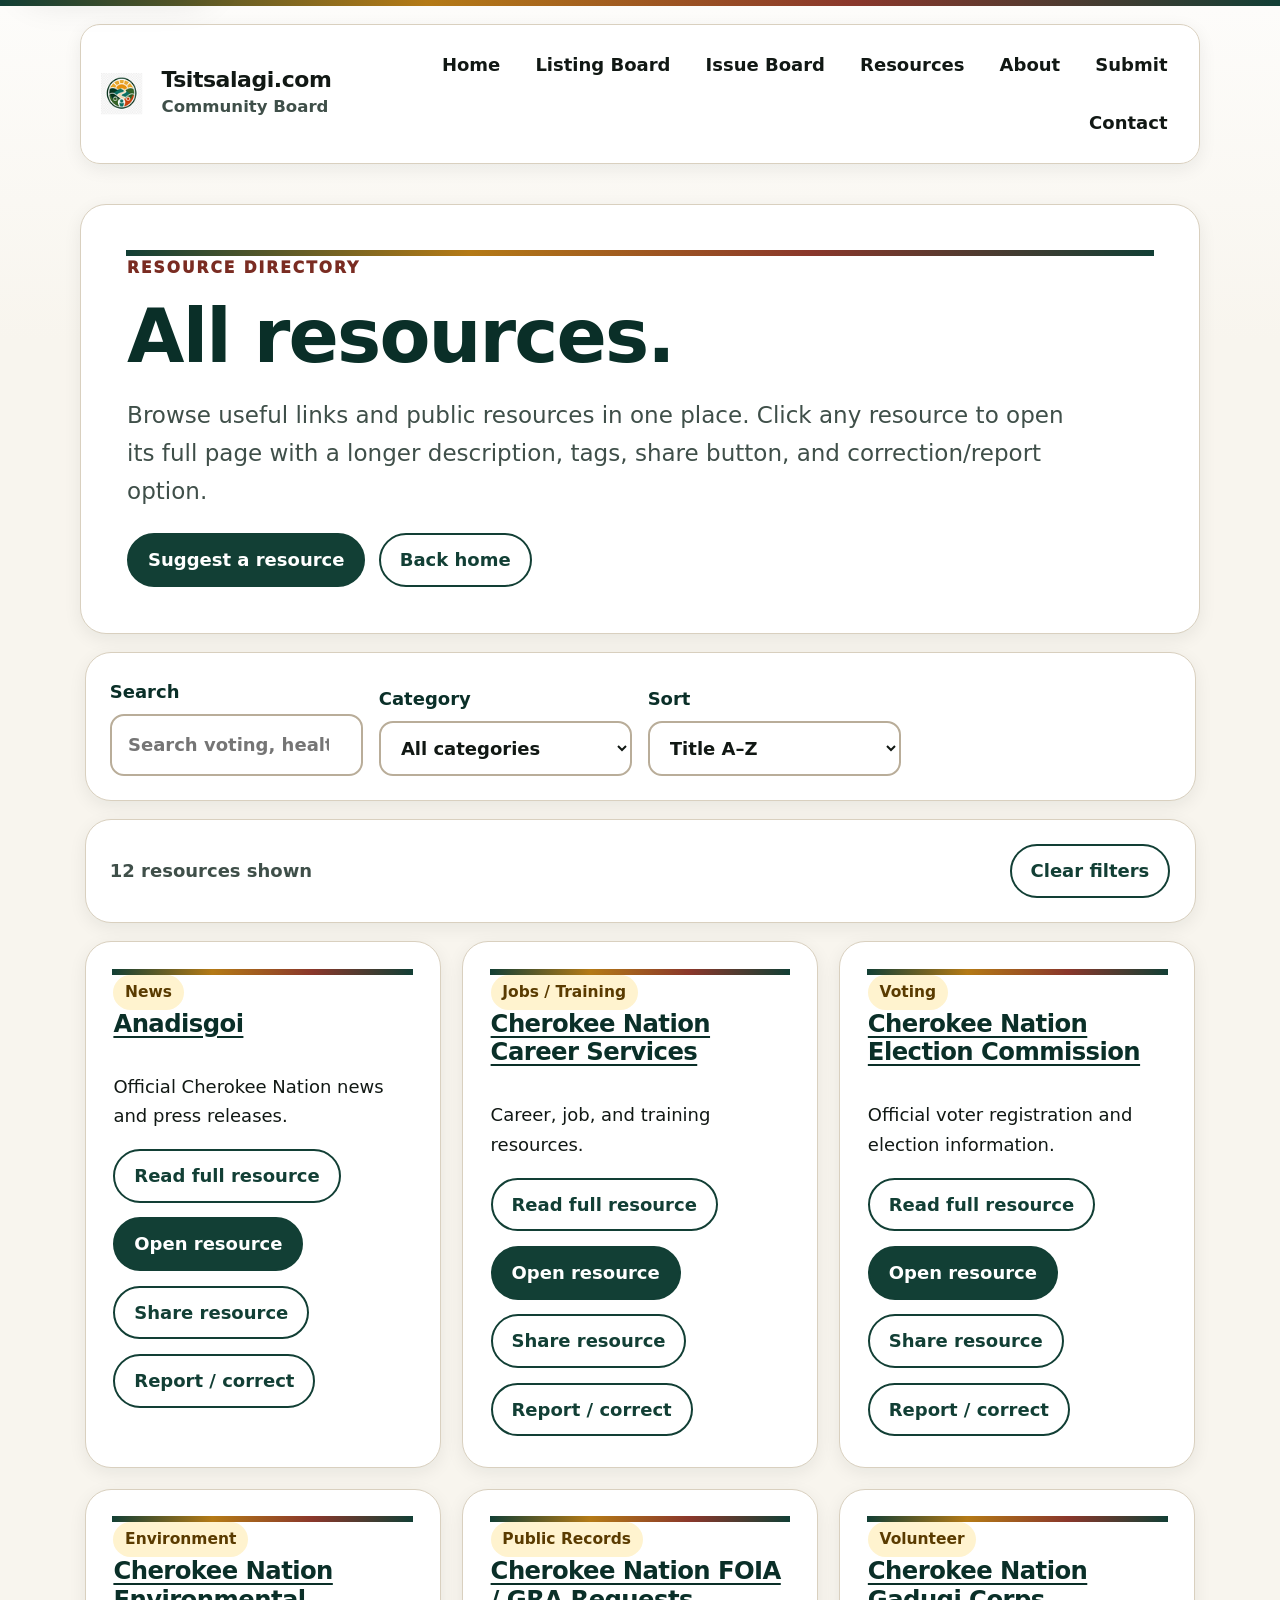
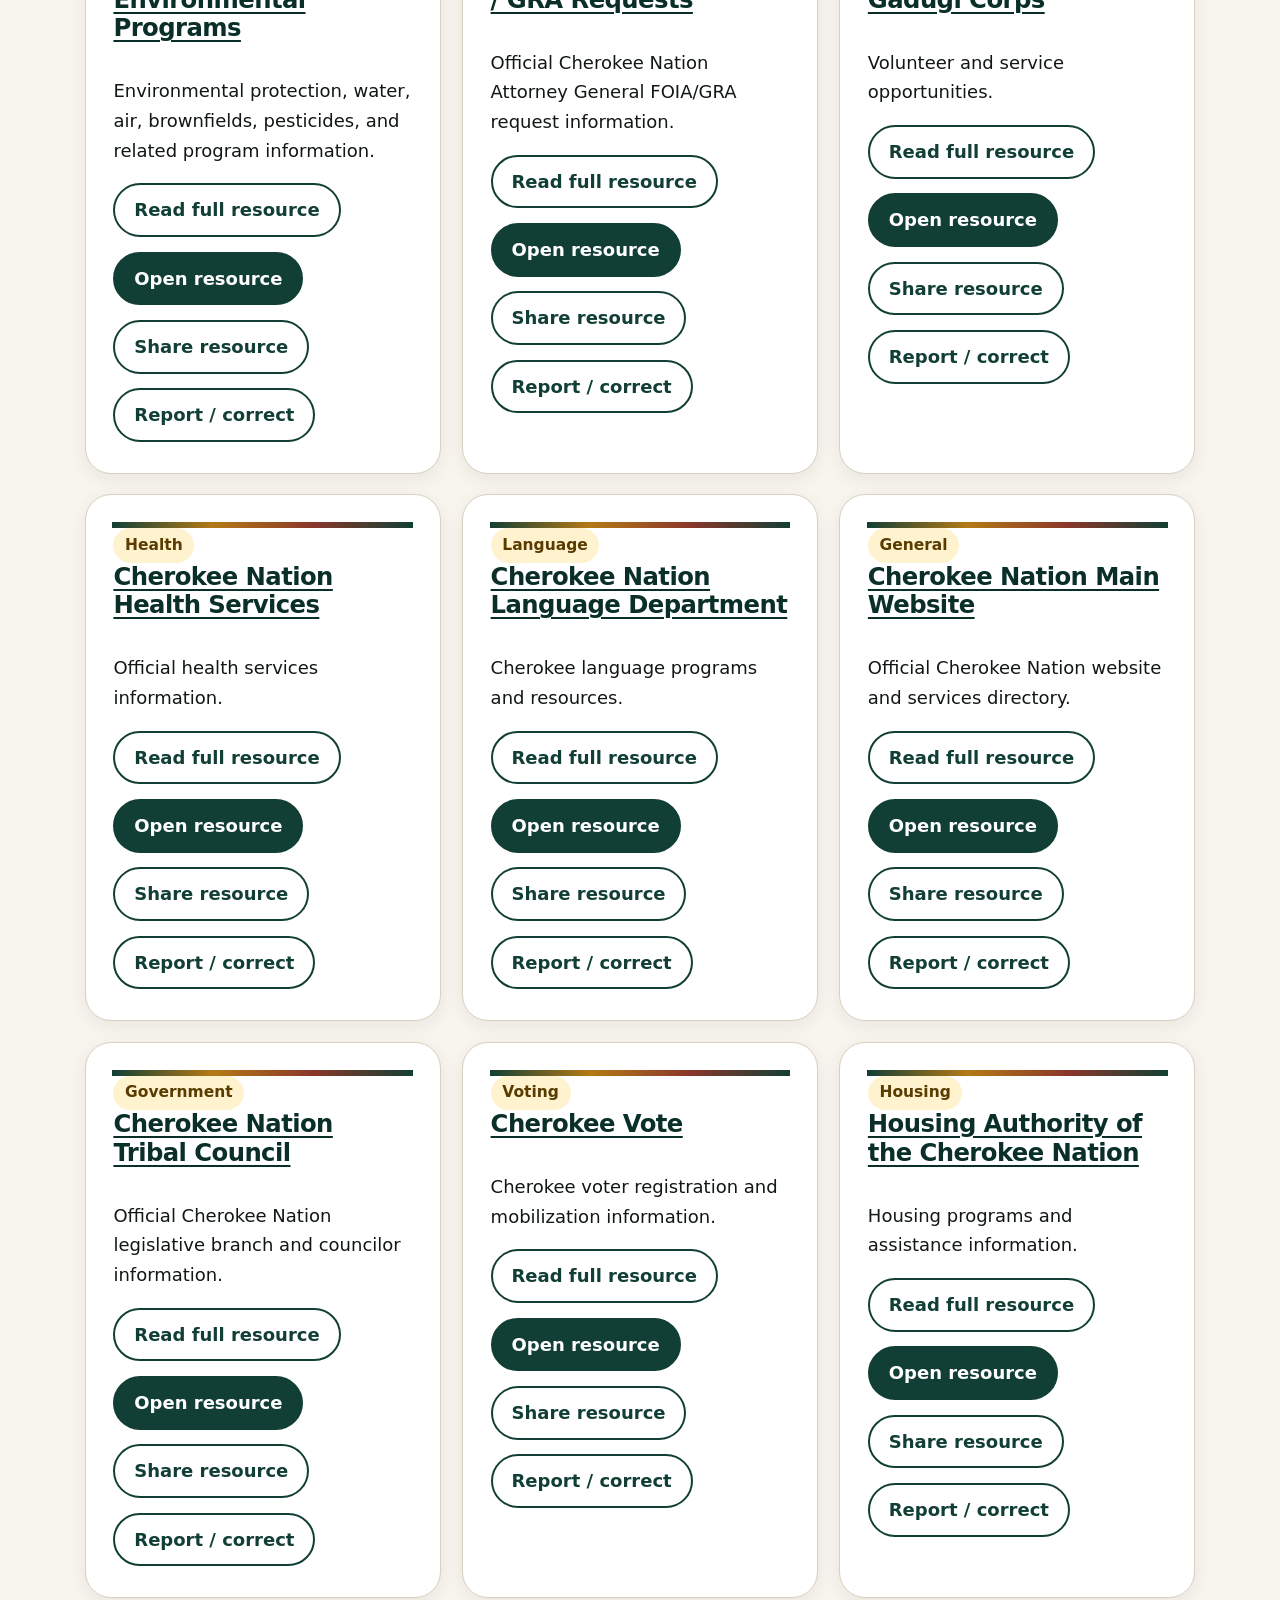
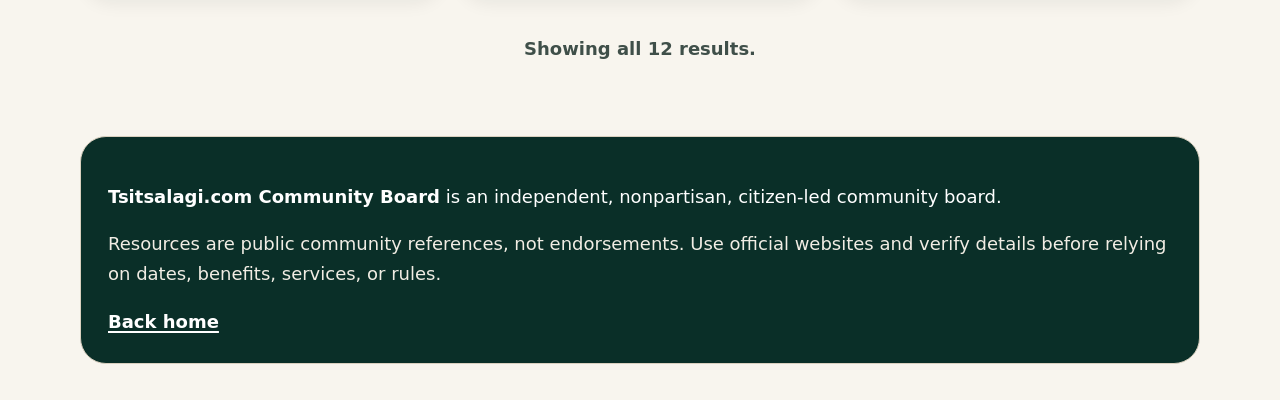
<file: resources.html>
<!doctype html>
<html lang="en">
<head>
  <meta charset="utf-8" />
  <meta name="viewport" content="width=device-width, initial-scale=1" />
  <meta name="theme-color" content="#213f32" />
  <meta property="og:site_name" content="Tsitsalagi.com Community Board" />
  <meta property="og:title" content="Resources | Tsitsalagi.com Community Board" />
  <meta property="og:description" content="Browse helpful public resources and links on Tsitsalagi.com Community Board." />
  <meta property="og:type" content="website" />
  <meta property="og:url" content="https://tsitsalagi.com/resources.html" />
  <meta property="og:image" content="https://tsitsalagi.com/favicon-512.png" />
  <meta property="og:image:secure_url" content="https://tsitsalagi.com/favicon-512.png" />
  <meta property="og:image:type" content="image/png" />
  <meta property="og:image:width" content="512" />
  <meta property="og:image:height" content="512" />
  <meta property="og:image:alt" content="Tsitsalagi.com Community Board icon" />
  <meta name="twitter:card" content="summary" />
  <meta name="twitter:title" content="Resources | Tsitsalagi.com Community Board" />
  <meta name="twitter:description" content="Browse helpful public resources and links on Tsitsalagi.com Community Board." />
  <meta name="twitter:image" content="https://tsitsalagi.com/favicon-512.png" />
  <link rel="icon" type="image/png" href="/favicon.png" />
  <link rel="shortcut icon" href="/favicon.ico" />
  <link rel="apple-touch-icon" href="/apple-touch-icon.png" />
  <link rel="manifest" href="/site.webmanifest" />
  <link rel="stylesheet" href="/styles.css" />
  <title>All Resources | Tsitsalagi.com Community Board</title>
  <meta name="description" content="Browse all approved resources and official links on Tsitsalagi.com Community Board." />
</head>
<body>
  <a class="skip-link" href="#main">Skip to content</a>
  <header class="site-header compact-header" id="top">
    <nav class="nav" aria-label="Main navigation">
      <a class="brand" href="/" aria-label="Tsitsalagi.com Community Board home">
        <img class="brand-favicon" src="/favicon.png" alt="" aria-hidden="true" />
        <span><strong>Tsitsalagi.com</strong><small>Community Board</small></span>
      </a>
      <button class="menu-button" aria-expanded="false" aria-controls="nav-links">Menu</button>
      <div class="nav-links" id="nav-links">
        <a href="/">Home</a>
        <a href="/listings.html">Listing Board</a>
        <a href="/issues.html">Issue Board</a>
        <a href="/resources.html">Resources</a>
        <a href="/about.html">About</a>
        <a href="/#submit">Submit</a>
        <a href="/contact-report.html">Contact</a>
      </div>
    </nav>
  </header>
  <main id="main">
    <section class="section page-hero mini-hero">
      <p class="eyebrow">Resource directory</p>
      <h1>All resources.</h1>
      <p class="hero-text">Browse useful links and public resources in one place. Click any resource to open its full page with a longer description, tags, share button, and correction/report option.</p>
      <div class="hero-actions"><a class="button primary" href="/contact-report.html?subject=Resource%20suggestion&body=Hello%20Tsitsalagi.com%20Community%20Board%2C%0A%0AI%20would%20like%20to%20suggest%20a%20resource%3A%0A%0AResource%20name%3A%0AOfficial%20link%3A%0AWhy%20it%20is%20useful%3A%0A%0AThank%20you.">Suggest a resource</a><a class="button ghost" href="/">Back home</a></div>
    </section>
    <section class="section board-section">
      <div class="toolbar" aria-label="Resource filters">
        <label><span>Search</span><input id="resource-search" type="search" placeholder="Search voting, health, housing…" autocomplete="off" /></label>
        <label><span>Category</span><select id="resource-category"><option value="all">All categories</option></select></label>
        <label><span>Sort</span><select id="resource-sort"><option value="az">Title A–Z</option><option value="za">Title Z–A</option><option value="category">Category A–Z</option></select></label>
      </div>
      <div class="board-meta"><span id="resource-count">Loading resources…</span><button class="small-button" id="clear-resource-filters" type="button">Clear filters</button></div>
      <div class="card-grid resource-grid" id="resource-grid" aria-live="polite"></div>
      <div class="load-more-area" id="resource-load-more"></div>
    </section>
  </main>

  <footer class="site-footer">
    <p><strong>Tsitsalagi.com Community Board</strong> is an independent, nonpartisan, citizen-led community board.</p>
    <p class="footer-note">Resources are public community references, not endorsements. Use official websites and verify details before relying on dates, benefits, services, or rules.</p>
    <a href="/">Back home</a>
  </footer>
  <script src="/config.js"></script>
  <script src="/script.js"></script>
</body>
</html>
</file>
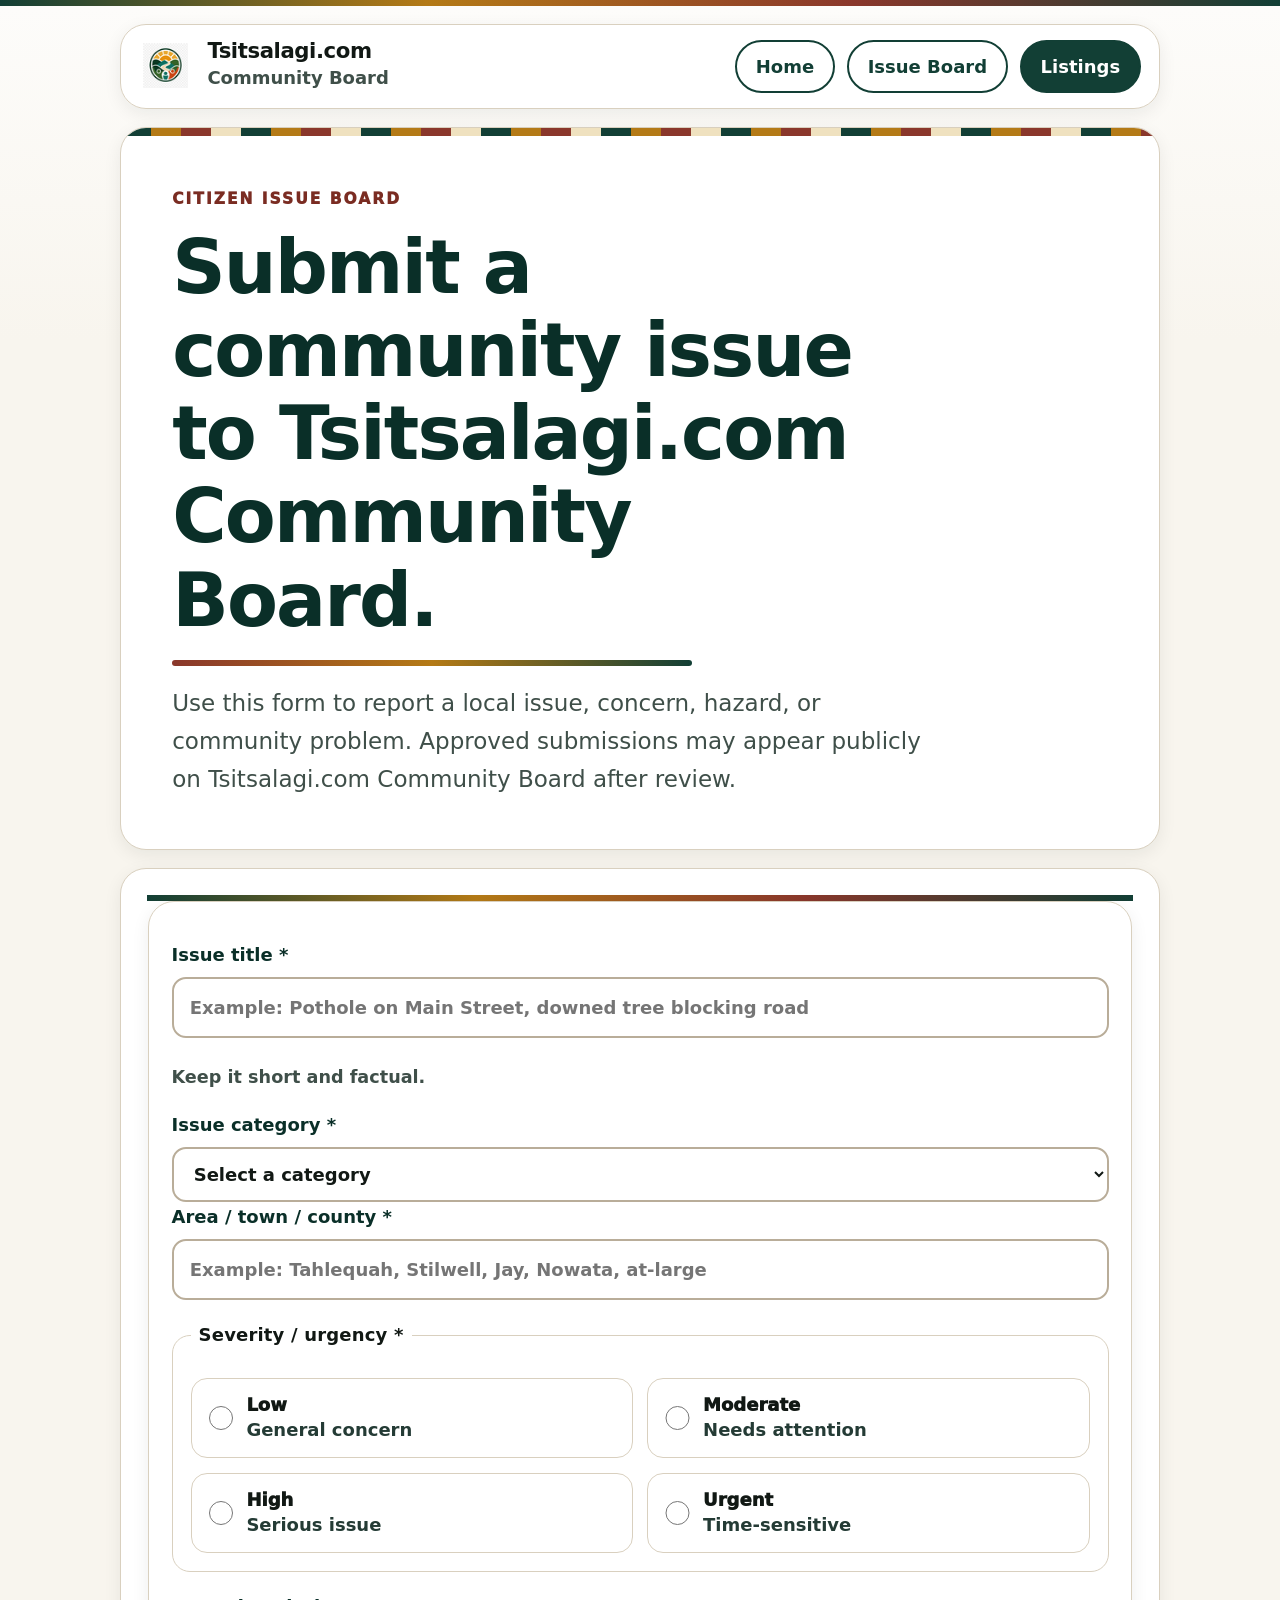
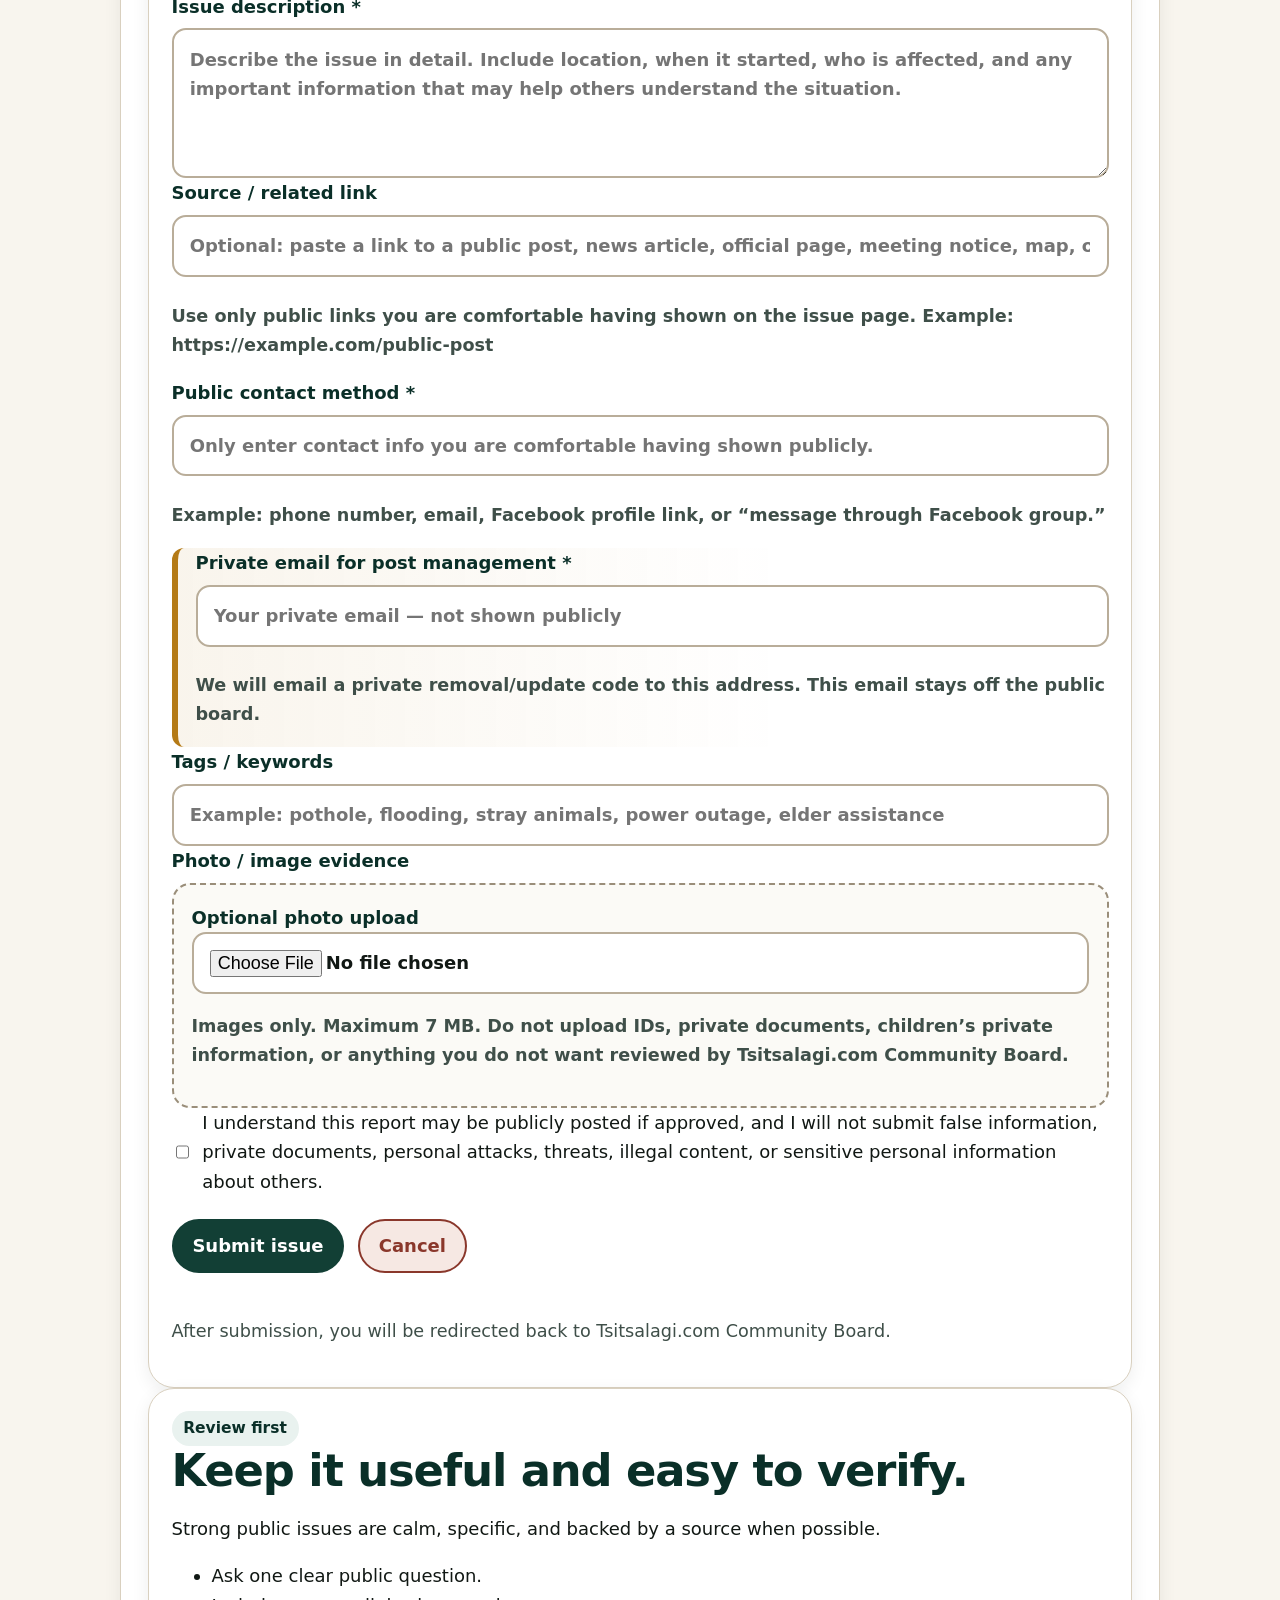
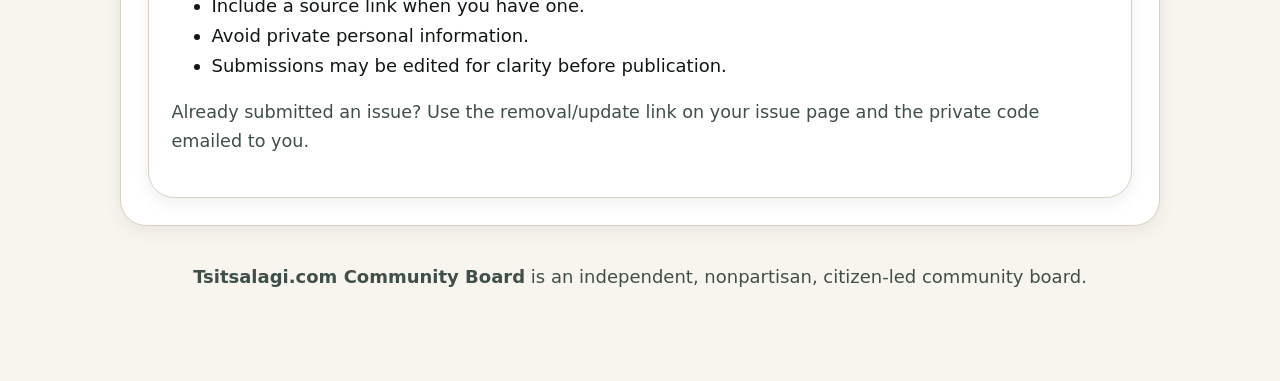
<file: submit-issue.html>
<!doctype html>
<html lang="en">
<head>
  <meta charset="utf-8" />
  <meta name="viewport" content="width=device-width, initial-scale=1" />
  <!-- Tsitsalagi form page updated to use the root logo/favicon assets. -->
  <title>Submit an Issue | Tsitsalagi.com Community Board</title>
  <meta name="description" content="Submit a documented public issue to Tsitsalagi.com Community Board for review." />
  <meta property="og:site_name" content="Tsitsalagi.com Community Board" />
  <meta property="og:title" content="Submit an Issue | Tsitsalagi.com Community Board" />
  <meta property="og:description" content="Submit a public community issue for review on Tsitsalagi.com Community Board." />
  <meta property="og:type" content="website" />
  <meta property="og:url" content="https://tsitsalagi.com/submit-issue.html" />
  <meta property="og:image" content="https://tsitsalagi.com/favicon-512.png" />
  <meta property="og:image:secure_url" content="https://tsitsalagi.com/favicon-512.png" />
  <meta property="og:image:type" content="image/png" />
  <meta property="og:image:width" content="512" />
  <meta property="og:image:height" content="512" />
  <meta property="og:image:alt" content="Tsitsalagi.com Community Board icon" />
  <meta name="twitter:card" content="summary" />
  <meta name="twitter:title" content="Submit an Issue | Tsitsalagi.com Community Board" />
  <meta name="twitter:description" content="Submit a public community issue for review on Tsitsalagi.com Community Board." />
  <meta name="twitter:image" content="https://tsitsalagi.com/favicon-512.png" />
  <link rel="icon" type="image/png" href="/favicon.png" />
  <link rel="shortcut icon" href="/favicon.ico" />
  <link rel="icon" type="image/png" sizes="192x192" href="/favicon-192.png" />
  <link rel="icon" type="image/png" sizes="512x512" href="/favicon-512.png" />
  <link rel="apple-touch-icon" href="/apple-touch-icon.png" />
  <link rel="manifest" href="/site.webmanifest" />
  <link rel="stylesheet" href="/styles.css" />
</head>
<body>
<div class="page">
    <header class="topbar" aria-label="Tsitsalagi.com Community Board header">
      <a class="brand" href="/" aria-label="Back to Tsitsalagi.com Community Board homepage">
        <img class="brand-mark" src="/favicon.png" alt="" aria-hidden="true" />
        <span class="brand-text">
          <strong>Tsitsalagi.com</strong>
          <span>Community Board</span>
        </span>
      </a>
      <nav class="top-actions" aria-label="Page actions">
        <a class="pill-link" href="/">Home</a>
        <a class="pill-link" href="/#issues">Issue Board</a>
        <a class="button button-primary" href="/#listings">Listings</a>
      </nav>
    </header>

    <section class="hero-card" aria-labelledby="issue-title">
      <div class="stripe" aria-hidden="true"></div>
      <div class="hero-content">
        <p class="kicker">Citizen issue board</p>
        <h1 id="issue-title">Submit a community issue to Tsitsalagi.com Community Board.</h1>
        <div class="rule" aria-hidden="true"></div>
        <p class="lead">Use this form to report a local issue, concern, hazard, or community problem. Approved submissions may appear publicly on Tsitsalagi.com Community Board after review.</p>
      </div>
    </section>

    <main class="form-shell">
      <section class="card" aria-label="Submit an issue form">
        <div class="card-top" aria-hidden="true"></div>
        <form id="issueForm" autocomplete="on" enctype="multipart/form-data">
          <div class="field">
            <label for="issueTitle">Issue title <span aria-hidden="true">*</span></label>
            <input id="issueTitle" name="issueTitle" type="text" required maxlength="120" placeholder="Example: Pothole on Main Street, downed tree blocking road" />
            <p class="hint">Keep it short and factual.</p>
          </div>

          <div class="field">
            <label for="category">Issue category <span aria-hidden="true">*</span></label>
            <select id="category" name="category" required>
              
              <option value="">Select a category</option>
              <option>Accessibility Issue</option>
              <option>Animal Concern</option>
              <option>Broadband / Cell Service</option>
              <option>Community Concern</option>
              <option>Culture / Language</option>
              <option>Education</option>
              <option>Elder Assistance Need</option>
              <option>Elders</option>
              <option>Emergency Services</option>
              <option>Environmental Issue</option>
              <option>Family Services</option>
              <option>Health</option>
              <option>Housing</option>
              <option>Infrastructure</option>
              <option>Jobs / Training</option>
              <option>Jurisdiction / Rights</option>
              <option>Local Government</option>
              <option>Property Damage</option>
              <option>Public Records</option>
              <option>Public Safety</option>
              <option>Roads / Transportation</option>
              <option>Taxes</option>
              <option>Tribal Services</option>
              <option>Utilities / Power</option>
              <option>Voting / Civic Access</option>
              <option>Water / Sewer</option>
              <option>Other</option>
            </select>
          </div>

          <div class="field">
            <label for="area">Area / town / county <span aria-hidden="true">*</span></label>
            <input id="area" name="area" type="text" required maxlength="120" placeholder="Example: Tahlequah, Stilwell, Jay, Nowata, at-large" />
          </div>

          <fieldset>
            <legend>Severity / urgency <span aria-hidden="true">*</span></legend>
            <div class="choice-grid">
              <label class="choice">
                <input type="radio" name="severity" value="Low" required />
                <span><strong>Low</strong>General concern</span>
              </label>
              <label class="choice">
                <input type="radio" name="severity" value="Moderate" />
                <span><strong>Moderate</strong>Needs attention</span>
              </label>
              <label class="choice">
                <input type="radio" name="severity" value="High" />
                <span><strong>High</strong>Serious issue</span>
              </label>
              <label class="choice">
                <input type="radio" name="severity" value="Urgent" />
                <span><strong>Urgent</strong>Time-sensitive</span>
              </label>
            </div>
          </fieldset>

          <div class="field">
            <label for="description">Issue description <span aria-hidden="true">*</span></label>
            <textarea id="description" name="description" required placeholder="Describe the issue in detail. Include location, when it started, who is affected, and any important information that may help others understand the situation."></textarea>
          </div>

          <div class="field">
            <label for="sourceLink">Source / related link</label>
            <input id="sourceLink" name="sourceLink" type="url" maxlength="500" placeholder="Optional: paste a link to a public post, news article, official page, meeting notice, map, or document about this issue." />
            <p class="hint">Use only public links you are comfortable having shown on the issue page. Example: https://example.com/public-post</p>
          </div>

          <div class="field">
            <label for="contact">Public contact method <span aria-hidden="true">*</span></label>
            <input id="contact" name="contact" type="text" required maxlength="180" placeholder="Only enter contact info you are comfortable having shown publicly." />
            <p class="hint">Example: phone number, email, Facebook profile link, or “message through Facebook group.”</p>
          </div>

          <div class="field private-author-field">
            <label for="privateEmail">Private email for post management <span aria-hidden="true">*</span></label>
            <input id="privateEmail" name="privateEmail" type="email" required maxlength="180" autocomplete="email" placeholder="Your private email — not shown publicly" />
            <p class="hint">We will email a private removal/update code to this address. This email stays off the public board.</p>
          </div>

          <div class="field">
            <label for="tags">Tags / keywords</label>
            <input id="tags" name="tags" type="text" maxlength="180" placeholder="Example: pothole, flooding, stray animals, power outage, elder assistance" />
          </div>

          <div class="field">
            <label for="photo">Photo / image evidence</label>
            <div class="photo-upload-box">
              <strong>Optional photo upload</strong>
              <input id="photo" name="photo" type="file" accept="image/png,image/jpeg,image/webp,image/gif" />
              <p class="photo-upload-note">Images only. Maximum 7 MB. Do not upload IDs, private documents, children’s private information, or anything you do not want reviewed by Tsitsalagi.com Community Board.</p>
            </div>
          </div>

          <div class="checkbox-row">
            <input id="agreement" name="agreement" type="checkbox" required />
            <label for="agreement">I understand this report may be publicly posted if approved, and I will not submit false information, private documents, personal attacks, threats, illegal content, or sensitive personal information about others.</label>
          </div>

          <div class="button-row">
            <button class="button button-primary" type="submit" id="submitButton">Submit issue</button>
            <a class="button button-secondary" href="/">Cancel</a>
          </div>

          <div id="statusBox" class="status-box" role="status" aria-live="polite"></div>
          <p class="fine-print">After submission, you will be redirected back to Tsitsalagi.com Community Board.</p>
        </form>
      </section>

      <aside class="card side" aria-label="Submission guidance">
        <span class="badge">Review first</span>
        <h2>Keep it useful and easy to verify.</h2>
        <p>Strong public issues are calm, specific, and backed by a source when possible.</p>
        <ul>
          <li>Ask one clear public question.</li>
          <li>Include a source link when you have one.</li>
          <li>Avoid private personal information.</li>
          <li>Submissions may be edited for clarity before publication.</li>
        </ul>
        <p class="fine-print">Already submitted an issue? Use the removal/update link on your issue page and the private code emailed to you.</p>
        
      </aside>
    </main>

    <footer class="footer">
      <p><strong>Tsitsalagi.com Community Board</strong> is an independent, nonpartisan, citizen-led community board.</p>
    </footer>
  </div>

  <script>
    const RETURN_TO_WEBSITE = 'https://tsitsalagi.com/#issues';
    const API_ENDPOINT = '/api/submit-issue';
    const MAX_PHOTO_BYTES = 7 * 1024 * 1024;

    const form = document.getElementById('issueForm');
    const statusBox = document.getElementById('statusBox');
    const submitButton = document.getElementById('submitButton');

    function showStatus(message, isError = false) {
      statusBox.textContent = message;
      statusBox.classList.toggle('error', isError);
      statusBox.style.display = 'block';
    }

    form.addEventListener('submit', async event => {
      event.preventDefault();

      if (!form.checkValidity()) {
        form.reportValidity();
        return;
      }

      const formData = new FormData(form);
      const photo = formData.get('photo');
      if (photo && photo.size && photo.size > MAX_PHOTO_BYTES) {
        showStatus('Photo is too large. Please upload an image under 7 MB.', true);
        return;
      }

      submitButton.disabled = true;
      submitButton.textContent = 'Submitting...';
      showStatus('Submitting your issue and uploading photo if included...');

      try {
        const response = await fetch(API_ENDPOINT, {
          method: 'POST',
          body: formData
        });

        const result = await response.json().catch(() => ({}));
        if (!response.ok || result.ok === false) {
          throw new Error(result.error || 'Submission failed.');
        }

        showStatus('Issue submitted. Check your private email for a removal/update code. Redirecting back to Tsitsalagi.com Community Board...');
        setTimeout(() => {
          window.location.href = RETURN_TO_WEBSITE;
        }, 1300);
      } catch (error) {
        console.error(error);
        submitButton.disabled = false;
        submitButton.textContent = 'Submit issue';
        showStatus(error.message || 'Submission failed. Please try again or email tsitsalagi.com@gmail.com.', true);
      }
    });
  </script>
</body>
</html>
</file>
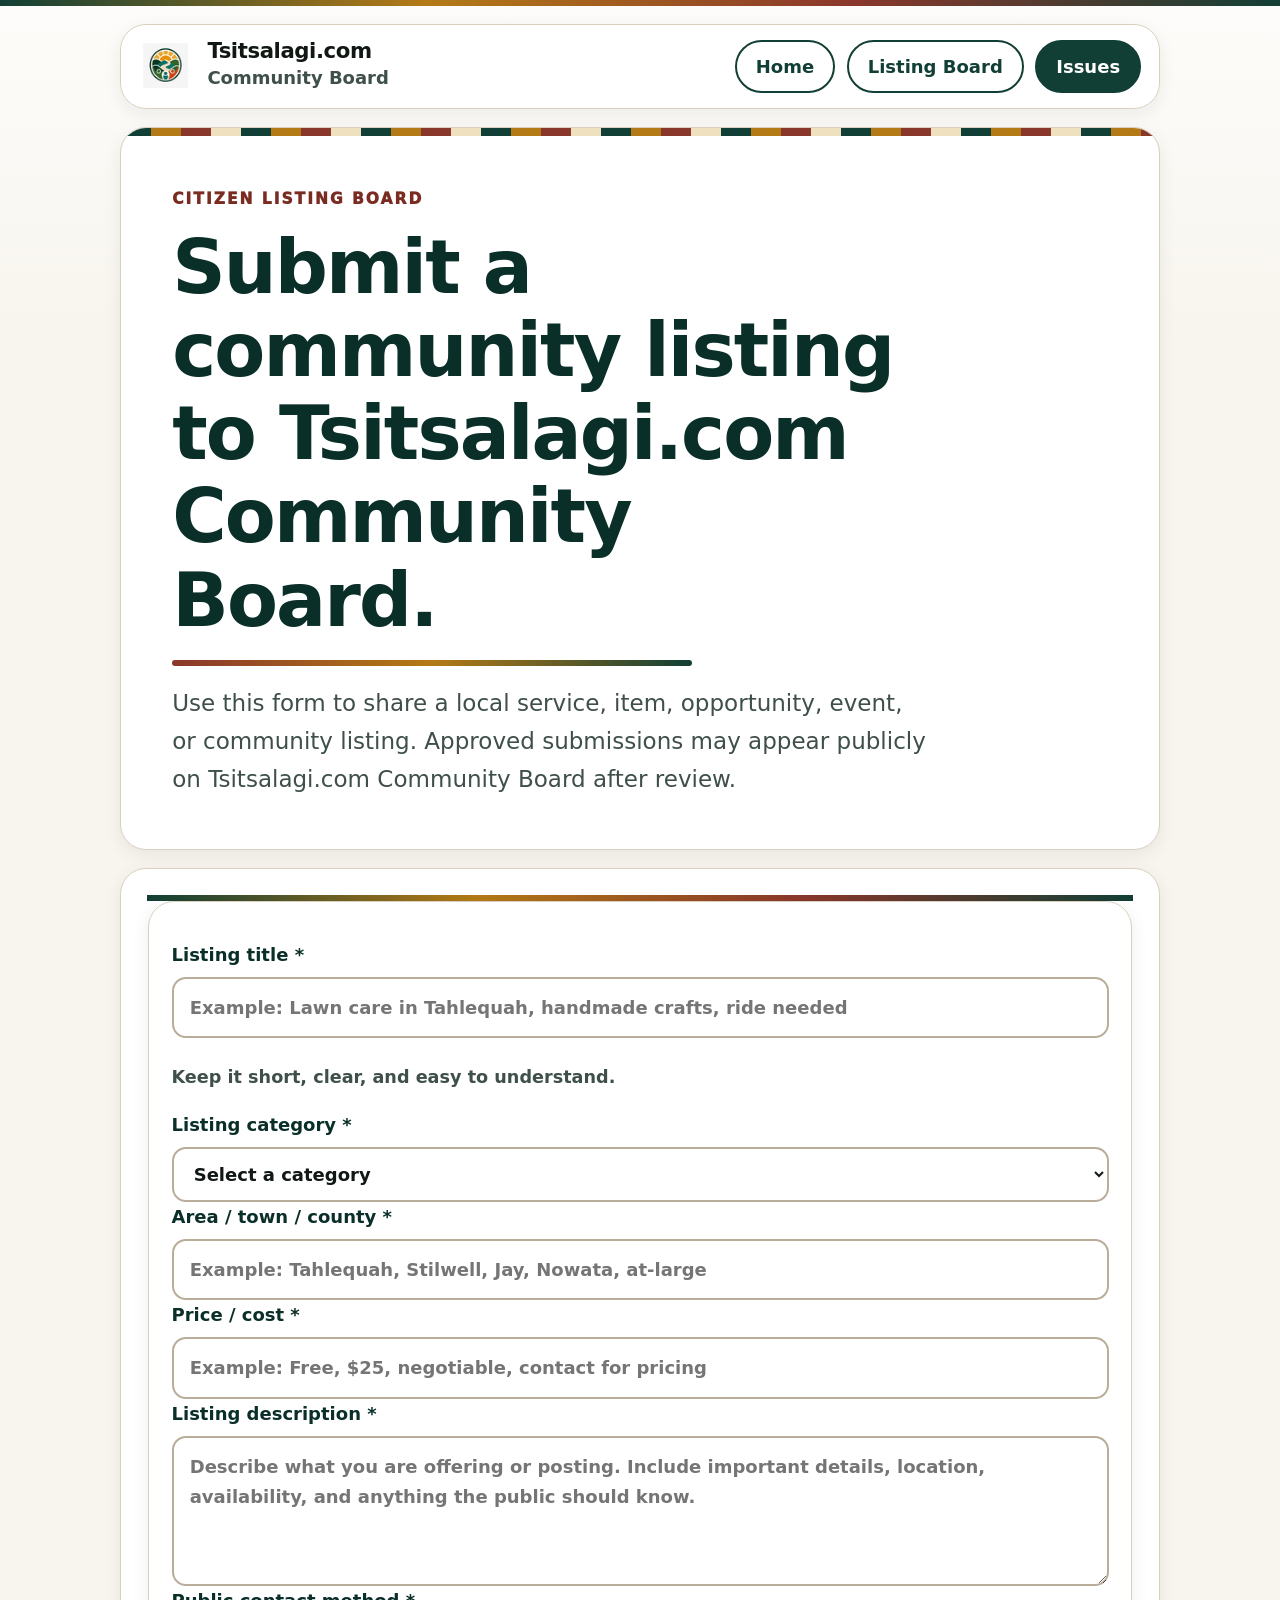
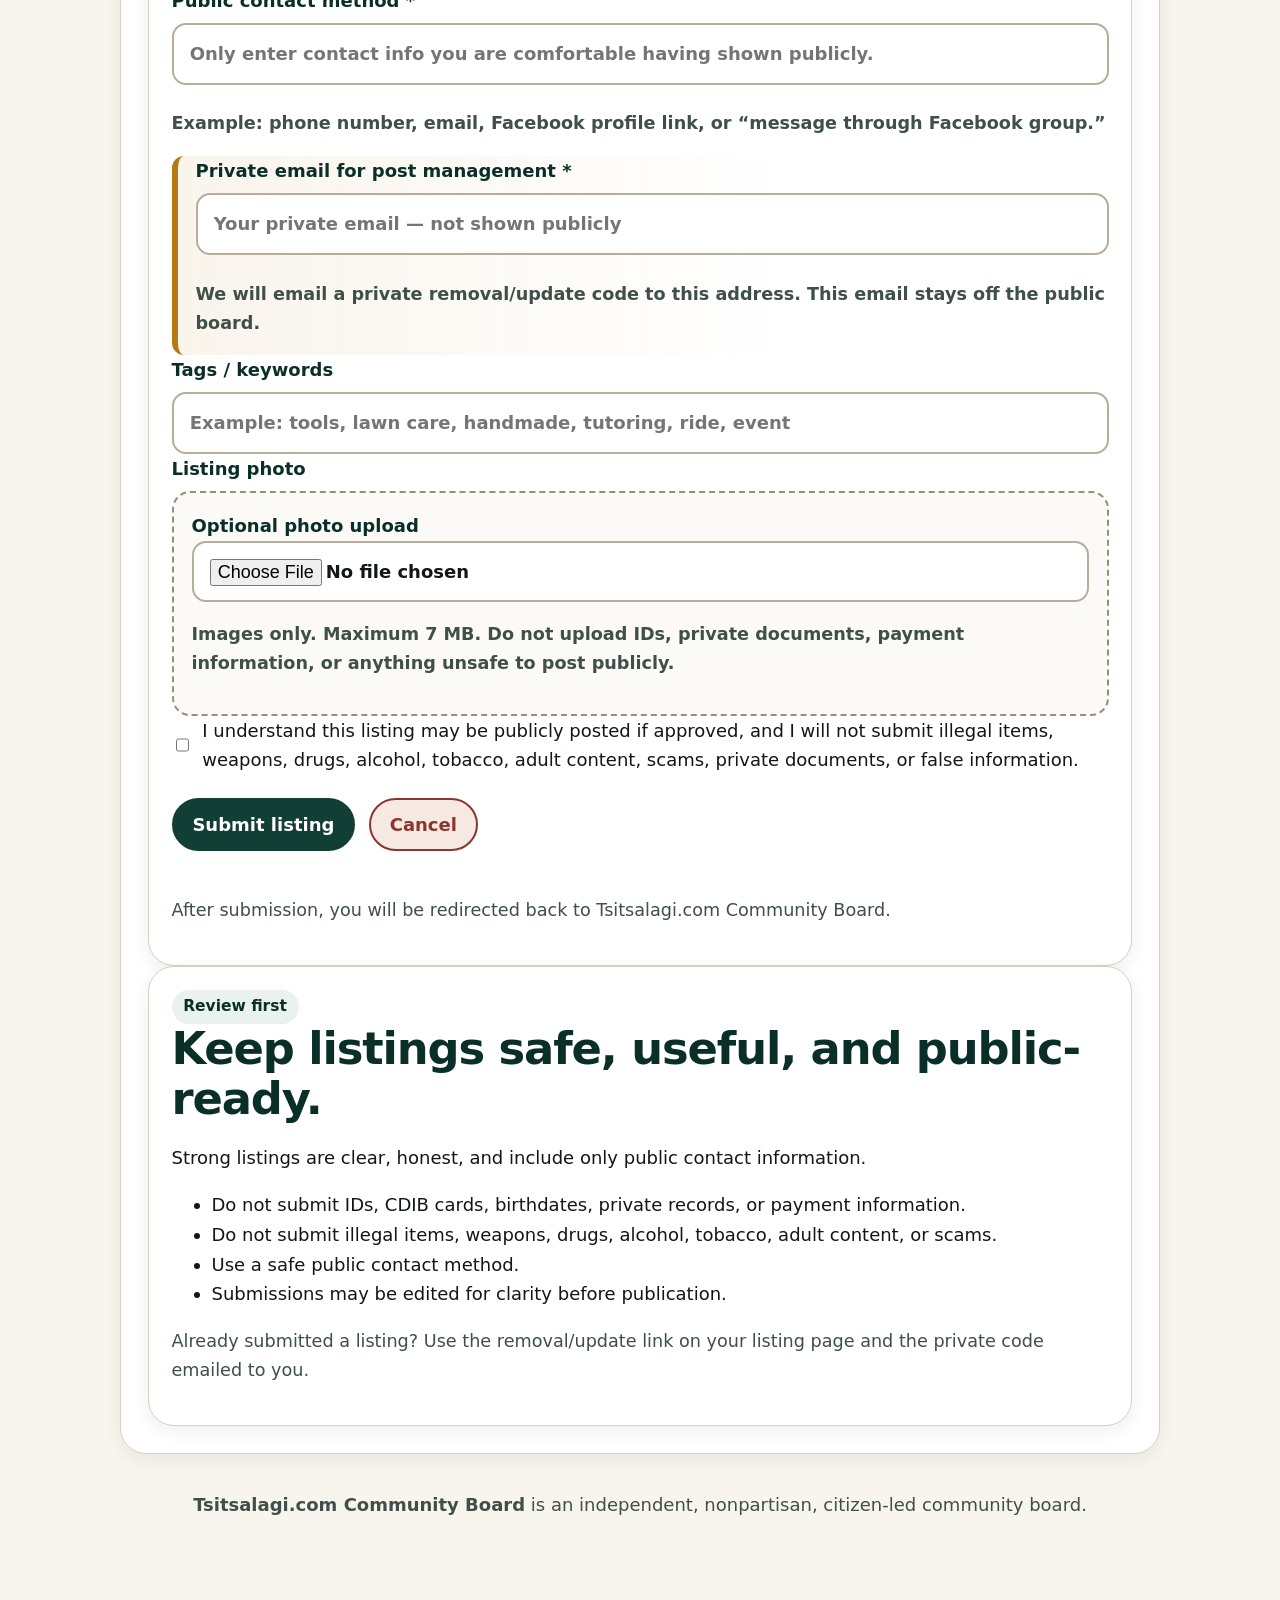
<file: submit-listing.html>
<!doctype html>
<html lang="en">
<head>
  <meta charset="utf-8" />
  <meta name="viewport" content="width=device-width, initial-scale=1" />
  <!-- Tsitsalagi form page updated to use the root logo/favicon assets. -->
  <title>Submit a Listing | Tsitsalagi.com Community Board</title>
  <meta name="description" content="Submit a public community listing to Tsitsalagi.com Community Board for review." />
    <!-- Favicons / app icons -->
  <link rel="icon" type="image/png" href="/favicon.png" />
  <link rel="shortcut icon" href="/favicon.ico" />
  <link rel="icon" type="image/png" sizes="192x192" href="/favicon-192.png" />
  <link rel="icon" type="image/png" sizes="512x512" href="/favicon-512.png" />
  <link rel="apple-touch-icon" href="/apple-touch-icon.png" />
  <link rel="manifest" href="/site.webmanifest" />

  <!-- Social sharing preview -->
  <meta property="og:site_name" content="Tsitsalagi.com Community Board" />
  <meta property="og:title" content="Tsitsalagi.com Community Board" />
  <meta property="og:description" content="Cherokee community listings, issues, updates, and local information." />
  <meta property="og:type" content="website" />
  <meta property="og:url" content="https://tsitsalagi.com/" />
  <meta property="og:image" content="https://tsitsalagi.com/favicon-512.png" />
  <meta property="og:image:secure_url" content="https://tsitsalagi.com/favicon-512.png" />
  <meta property="og:image:type" content="image/png" />
  <meta property="og:image:width" content="512" />
  <meta property="og:image:height" content="512" />
  <meta property="og:image:alt" content="Tsitsalagi.com Community Board icon" />

  <meta name="twitter:card" content="summary" />
  <meta name="twitter:title" content="Tsitsalagi.com Community Board" />
  <meta name="twitter:description" content="Cherokee community listings, issues, updates, and local information." />
  <meta name="twitter:image" content="https://tsitsalagi.com/favicon-512.png" />
<link rel="stylesheet" href="/styles.css" />
</head>
<body>
<div class="page">
    <header class="topbar" aria-label="Tsitsalagi.com Community Board header">
      <a class="brand" href="/" aria-label="Back to Tsitsalagi.com Community Board homepage">
        <img class="brand-mark" src="/favicon.png" alt="" aria-hidden="true" />
        <span class="brand-text">
          <strong>Tsitsalagi.com</strong>
          <span>Community Board</span>
        </span>
      </a>
      <nav class="top-actions" aria-label="Page actions">
        <a class="pill-link" href="/">Home</a>
        <a class="pill-link" href="/#listings">Listing Board</a>
        <a class="button button-primary" href="/#issues">Issues</a>
      </nav>
    </header>

    <section class="hero-card" aria-labelledby="listing-title">
      <div class="stripe" aria-hidden="true"></div>
      <div class="hero-content">
        <p class="kicker">Citizen listing board</p>
        <h1 id="listing-title">Submit a community listing to Tsitsalagi.com Community Board.</h1>
        <div class="rule" aria-hidden="true"></div>
        <p class="lead">Use this form to share a local service, item, opportunity, event, or community listing. Approved submissions may appear publicly on Tsitsalagi.com Community Board after review.</p>
      </div>
    </section>

    <main class="form-shell">
      <section class="card" aria-label="Submit a listing form">
        <div class="card-top" aria-hidden="true"></div>
        <form id="listingForm" autocomplete="on" enctype="multipart/form-data">
          <div class="field">
            <label for="listingTitle">Listing title <span aria-hidden="true">*</span></label>
            <input id="listingTitle" name="listingTitle" type="text" required maxlength="120" placeholder="Example: Lawn care in Tahlequah, handmade crafts, ride needed" />
            <p class="hint">Keep it short, clear, and easy to understand.</p>
          </div>

          <div class="field">
            <label for="category">Listing category <span aria-hidden="true">*</span></label>
            <select id="category" name="category" required>
              <option value="">Select a category</option>
              <option>Cherokee-owned service</option>
              <option>Item for sale</option>
              <option>Free item</option>
              <option>Community event</option>
              <option>Job / work opportunity</option>
              <option>Housing / rental</option>
              <option>Food / farm / craft</option>
              <option>Ride / transportation</option>
              <option>Mutual aid / volunteer</option>
              <option>Lost / found</option>
              <option>Other</option>
            </select>
          </div>

          <div class="field">
            <label for="area">Area / town / county <span aria-hidden="true">*</span></label>
            <input id="area" name="area" type="text" required maxlength="120" placeholder="Example: Tahlequah, Stilwell, Jay, Nowata, at-large" />
          </div>

          <div class="field">
            <label for="price">Price / cost <span aria-hidden="true">*</span></label>
            <input id="price" name="price" type="text" required maxlength="80" placeholder="Example: Free, $25, negotiable, contact for pricing" />
          </div>

          <div class="field">
            <label for="description">Listing description <span aria-hidden="true">*</span></label>
            <textarea id="description" name="description" required placeholder="Describe what you are offering or posting. Include important details, location, availability, and anything the public should know."></textarea>
          </div>

          <div class="field">
            <label for="contact">Public contact method <span aria-hidden="true">*</span></label>
            <input id="contact" name="contact" type="text" required maxlength="180" placeholder="Only enter contact info you are comfortable having shown publicly." />
            <p class="hint">Example: phone number, email, Facebook profile link, or “message through Facebook group.”</p>
          </div>

          <div class="field private-author-field">
            <label for="privateEmail">Private email for post management <span aria-hidden="true">*</span></label>
            <input id="privateEmail" name="privateEmail" type="email" required maxlength="180" autocomplete="email" placeholder="Your private email — not shown publicly" />
            <p class="hint">We will email a private removal/update code to this address. This email stays off the public board.</p>
          </div>

          <div class="field">
            <label for="tags">Tags / keywords</label>
            <input id="tags" name="tags" type="text" maxlength="180" placeholder="Example: tools, lawn care, handmade, tutoring, ride, event" />
          </div>

          <div class="field">
            <label for="photo">Listing photo</label>
            <div class="photo-upload-box">
              <strong>Optional photo upload</strong>
              <input id="photo" name="photo" type="file" accept="image/png,image/jpeg,image/webp,image/gif" />
              <p class="photo-upload-note">Images only. Maximum 7 MB. Do not upload IDs, private documents, payment information, or anything unsafe to post publicly.</p>
            </div>
          </div>

          <div class="checkbox-row">
            <input id="agreement" name="agreement" type="checkbox" required />
            <label for="agreement">I understand this listing may be publicly posted if approved, and I will not submit illegal items, weapons, drugs, alcohol, tobacco, adult content, scams, private documents, or false information.</label>
          </div>

          <div class="button-row">
            <button class="button button-primary" type="submit" id="submitButton">Submit listing</button>
            <a class="button button-secondary" href="/">Cancel</a>
          </div>

          <div id="statusBox" class="status-box" role="status" aria-live="polite"></div>
          <p class="fine-print">After submission, you will be redirected back to Tsitsalagi.com Community Board.</p>
        </form>
      </section>

      <aside class="card side" aria-label="Submission guidance">
        <span class="badge">Review first</span>
        <h2>Keep listings safe, useful, and public-ready.</h2>
        <p>Strong listings are clear, honest, and include only public contact information.</p>
        <ul>
          <li>Do not submit IDs, CDIB cards, birthdates, private records, or payment information.</li>
          <li>Do not submit illegal items, weapons, drugs, alcohol, tobacco, adult content, or scams.</li>
          <li>Use a safe public contact method.</li>
          <li>Submissions may be edited for clarity before publication.</li>
        </ul>
        <p class="fine-print">Already submitted a listing? Use the removal/update link on your listing page and the private code emailed to you.</p>
      </aside>
    </main>

    <footer class="footer">
      <p><strong>Tsitsalagi.com Community Board</strong> is an independent, nonpartisan, citizen-led community board.</p>
    </footer>
  </div>

  <script>
    const RETURN_TO_WEBSITE = 'https://tsitsalagi.com/#listings';
    const API_ENDPOINT = '/api/submit-listing';
    const MAX_PHOTO_BYTES = 7 * 1024 * 1024;

    const form = document.getElementById('listingForm');
    const statusBox = document.getElementById('statusBox');
    const submitButton = document.getElementById('submitButton');

    function showStatus(message, isError = false) {
      statusBox.textContent = message;
      statusBox.classList.toggle('error', isError);
      statusBox.style.display = 'block';
    }

    form.addEventListener('submit', async event => {
      event.preventDefault();

      if (!form.checkValidity()) {
        form.reportValidity();
        return;
      }

      const formData = new FormData(form);
      const photo = formData.get('photo');
      if (photo && photo.size && photo.size > MAX_PHOTO_BYTES) {
        showStatus('Photo is too large. Please upload an image under 7 MB.', true);
        return;
      }

      submitButton.disabled = true;
      submitButton.textContent = 'Submitting...';
      showStatus('Submitting your listing and uploading photo if included...');

      try {
        const response = await fetch(API_ENDPOINT, {
          method: 'POST',
          body: formData
        });

        const result = await response.json().catch(() => ({}));
        if (!response.ok || result.ok === false) {
          throw new Error(result.error || 'Submission failed.');
        }

        showStatus('Listing submitted. Check your private email for a removal/update code. Redirecting back to Tsitsalagi.com Community Board...');
        setTimeout(() => {
          window.location.href = RETURN_TO_WEBSITE;
        }, 1300);
      } catch (error) {
        console.error(error);
        submitButton.disabled = false;
        submitButton.textContent = 'Submit listing';
        showStatus(error.message || 'Submission failed. Please try again or email tsitsalagi.com@gmail.com.', true);
      }
    });
  </script>
</body>
</html>
</file>
<file: styles.css>
:root {
  --bg: #f7f4ec;
  --surface: #ffffff;
  --surface-2: #fbf8ef;
  --ink: #111513;
  --muted: #4d5954;
  --line: #d8d0c0;
  --green: #0b3d36;
  --green-2: #063029;
  --green-soft: #e6f0ed;
  --clay: #8b3427;
  --clay-soft: #f5e6e1;
  --gold: #b47a11;
  --gold-soft: #fff2cc;
  --blue: #144f67;
  --danger: #8b1f16;
  --focus: #ffbf47;
  --shadow: 0 10px 30px rgba(17, 21, 19, .09);
  --shadow-soft: 0 4px 18px rgba(17, 21, 19, .07);
  --radius: 18px;
  --radius-lg: 26px;
  --max: 1180px;
}

* { box-sizing: border-box; }
html { scroll-behavior: smooth; font-size: 18px; }
body {
  margin: 0;
  background: var(--bg);
  color: var(--ink);
  font-family: ui-sans-serif, system-ui, -apple-system, BlinkMacSystemFont, "Segoe UI", Roboto, Arial, sans-serif;
  line-height: 1.65;
  text-rendering: optimizeLegibility;
}
body::before {
  content: "";
  display: block;
  height: 8px;
  background: repeating-linear-gradient(90deg,
    var(--green) 0 34px,
    var(--gold) 34px 68px,
    var(--clay) 68px 102px,
    #ead9b6 102px 136px
  );
}

a { color: var(--green); font-weight: 800; text-decoration-thickness: .09em; text-underline-offset: .18em; }
a:hover { color: var(--clay); }
button, input, select, textarea { font: inherit; }
img { max-width: 100%; height: auto; }

:focus-visible {
  outline: 4px solid var(--focus);
  outline-offset: 4px;
  border-radius: 8px;
}

.skip-link {
  position: absolute;
  left: 1rem;
  top: -4rem;
  z-index: 100;
  background: var(--green-2);
  color: #fff;
  padding: .85rem 1.15rem;
  border-radius: 999px;
  box-shadow: var(--shadow);
}
.skip-link:focus { top: 1rem; }

.site-header,
.section,
.site-footer {
  width: min(var(--max), calc(100% - 2rem));
  margin-left: auto;
  margin-right: auto;
}
.site-header { padding: 1rem 0 0; }
.compact-header { padding-bottom: 1rem; }

.nav {
  position: sticky;
  top: .65rem;
  z-index: 50;
  display: flex;
  align-items: center;
  justify-content: space-between;
  gap: 1rem;
  padding: .8rem 1rem;
  background: rgba(255,255,255,.96);
  border: 1px solid var(--line);
  border-radius: 999px;
  box-shadow: var(--shadow-soft);
}
.brand {
  display: flex;
  align-items: center;
  gap: .8rem;
  text-decoration: none;
  color: var(--ink);
  min-width: 0;
}
.brand-favicon {
  width: 54px;
  height: 54px;
  object-fit: contain;
  flex: 0 0 auto;
  background: transparent;
}
.brand strong { display: block; line-height: 1.05; font-size: 1.18rem; letter-spacing: -.02em; }
.brand small { display: block; color: var(--muted); font-size: .88rem; font-weight: 800; margin-top: .12rem; }
.nav-links { display: flex; align-items: center; gap: .25rem; flex-wrap: wrap; justify-content: flex-end; }
.nav-links a {
  color: var(--ink);
  text-decoration: none;
  font-weight: 850;
  padding: .65rem .85rem;
  border-radius: 999px;
  min-height: 44px;
}
.nav-links a:hover { background: var(--green-soft); color: var(--green-2); }
.menu-button {
  display: none;
  min-height: 48px;
  border: 2px solid var(--green);
  border-radius: 999px;
  padding: .65rem 1rem;
  background: #fff;
  color: var(--green);
  font-weight: 900;
}

.hero {
  display: grid;
  grid-template-columns: minmax(0, 1.35fr) minmax(300px, .75fr);
  gap: 1.25rem;
  align-items: stretch;
  padding: 2rem 0 1rem;
}
.hero-copy,
.hero-panel,
.page-hero,
.guidance-card,
.quick-card,
.latest-panel,
.submit-card,
.rule-card,
.setup-card,
.safety-box,
.listing-card,
.issue-card,
.resource-card,
.detail-card,
.card,
.panel,
.form-shell,
.side,
.stats-strip,
.toolbar,
.board-meta {
  background: var(--surface);
  border: 1px solid var(--line);
  border-radius: var(--radius-lg);
  box-shadow: var(--shadow-soft);
}
.hero-copy,
.page-hero,
.form-shell,
.panel,
.submit-card,
.rule-card,
.listing-card,
.issue-card,
.resource-card,
.detail-card {
  position: relative;
  overflow: hidden;
}
.hero-copy::before,
.page-hero::before,
.form-shell::before,
.panel::before,
.submit-card::before,
.rule-card::before,
.listing-card::before,
.issue-card::before,
.resource-card::before,
.detail-card::before {
  content: "";
  display: block;
  height: 8px;
  margin: -1px -1px 0;
  background: repeating-linear-gradient(90deg,
    var(--green) 0 30px,
    var(--gold) 30px 60px,
    var(--clay) 60px 90px,
    #efe1bf 90px 120px
  );
}
.hero-copy { padding: clamp(1.6rem, 5vw, 4rem); box-shadow: var(--shadow); }
.hero-panel { padding: 1.5rem; background: var(--green-2); color: #fff; }
.hero-panel::after {
  content: "";
  display: block;
  margin-top: 1.25rem;
  height: 52px;
  border-radius: 14px;
  opacity: .33;
  background:
    linear-gradient(135deg, transparent 34%, rgba(255,255,255,.4) 35% 39%, transparent 40% 59%, rgba(255,255,255,.4) 60% 64%, transparent 65%),
    linear-gradient(45deg, transparent 34%, rgba(255,255,255,.35) 35% 39%, transparent 40% 59%, rgba(255,255,255,.35) 60% 64%, transparent 65%);
  background-size: 48px 48px;
}
.check-list { padding-left: 1.2rem; }
.check-list li { margin: .55rem 0; }

.eyebrow,
.kicker,
.detail-kicker {
  color: var(--clay);
  text-transform: uppercase;
  letter-spacing: .13em;
  font-size: .86rem;
  font-weight: 950;
  margin: 0 0 .75rem;
}
.hero-panel .eyebrow,
.section-dark .eyebrow { color: var(--gold-soft); }
h1, h2, h3 { margin: 0; line-height: 1.12; letter-spacing: -.025em; color: var(--green-2); }
h1 { font-size: clamp(2.2rem, 5.8vw, 4.5rem); max-width: 14ch; }
h2 { font-size: clamp(1.55rem, 3.5vw, 2.75rem); }
h3 { font-size: 1.25rem; }
.hero-panel h2 { color: #fff; }
.hero-text,
.lead { color: var(--muted); font-size: clamp(1.08rem, 2vw, 1.28rem); max-width: 760px; margin: 1rem 0 0; }
.hero-panel p, .hero-panel li { color: #f4f0e6; }
.notice,
.form-note,
.detail-note,
.tip {
  border-left: 6px solid var(--gold);
  background: var(--gold-soft);
  padding: 1rem 1.1rem;
  color: var(--ink);
  border-radius: 0 var(--radius) var(--radius) 0;
}

.hero-actions,
.compact-actions,
.card-actions,
.detail-actions,
.button-row,
.actions { display: flex; flex-wrap: wrap; gap: .75rem; align-items: center; margin-top: 1.25rem; }
.button,
.small-button,
.pill-link,
.form-link,
.contact-link,
.report-link,
.share-button,
.load-more-button {
  display: inline-flex;
  align-items: center;
  justify-content: center;
  min-height: 48px;
  padding: .78rem 1.05rem;
  border-radius: 999px;
  border: 2px solid var(--green);
  background: #fff;
  color: var(--green);
  font-weight: 900;
  text-decoration: none;
  cursor: pointer;
  line-height: 1.2;
}
.button.primary,
.primary,
.button-primary {
  background: var(--green);
  color: #fff;
  border-color: var(--green);
}
.button.secondary,
.secondary,
.button-secondary {
  background: var(--clay-soft);
  border-color: var(--clay);
  color: var(--clay);
}
.button.ghost,
.ghost,
.small-button,
.pill-link,
.form-link { background: #fff; }
.button:hover,
.small-button:hover,
.pill-link:hover,
.form-link:hover,
.contact-link:hover,
.report-link:hover,
.share-button:hover,
.load-more-button:hover { transform: translateY(-1px); box-shadow: var(--shadow-soft); }
.small-button.light { background: #fff; color: var(--green); border-color: #fff; }

.section { margin-top: 1.25rem; margin-bottom: 1.25rem; }
.quick-grid,
.latest-grid,
.submit-grid,
.rules-grid,
.card-grid,
.three-up,
.guidance-grid {
  display: grid;
  gap: 1rem;
}
.quick-grid { grid-template-columns: repeat(4, minmax(0, 1fr)); }
.latest-grid,
.submit-grid,
.rules-grid,
.three-up { grid-template-columns: repeat(3, minmax(0, 1fr)); }
.guidance-grid { grid-template-columns: 1.2fr .8fr; }
.card-grid { grid-template-columns: repeat(3, minmax(0, 1fr)); }
.quick-card,
.guidance-card,
.latest-panel,
.submit-card,
.rule-card,
.setup-card,
.safety-box,
.listing-card,
.issue-card,
.resource-card,
.detail-card,
.card,
.panel { padding: 1.25rem; }
.quick-card { text-decoration: none; color: var(--ink); }
.quick-card span,
.tag,
.badge,
.pill,
.photo-pill {
  display: inline-flex;
  align-items: center;
  gap: .25rem;
  min-height: 30px;
  border-radius: 999px;
  padding: .25rem .65rem;
  font-size: .86rem;
  font-weight: 900;
  color: var(--green-2);
  background: var(--green-soft);
}
.quick-card strong { display: block; color: var(--green-2); font-size: 1.2rem; line-height: 1.2; margin: .65rem 0 .35rem; }
.quick-card small { color: var(--muted); font-weight: 650; font-size: .98rem; }
.tag.clay { color: var(--clay); background: var(--clay-soft); }
.tag.gold { color: #5a3b00; background: var(--gold-soft); }
.pill.photo-pill { background: var(--gold-soft); color: #5a3b00; }
.pill.open, .pill.new, .pill.needs, .pill.reported, .pill.in-progress { background: var(--green-soft); color: var(--green-2); }
.pill.urgent, .pill.high { background: var(--clay-soft); color: var(--clay); }
.price { color: var(--clay); font-weight: 950; font-size: 1.15rem; }

.stats-strip { display: grid; grid-template-columns: repeat(4, 1fr); gap: .75rem; padding: .8rem; }
.stat-card { padding: 1rem; background: var(--surface-2); border: 1px solid var(--line); border-radius: var(--radius); }
.stat-card strong { display: block; color: var(--green-2); font-size: 1.45rem; line-height: 1; }
.stat-card span { color: var(--muted); font-weight: 750; }
.stat-card.wide { grid-column: span 2; }

.section-header,
.latest-panel-head,
.featured-head {
  display: flex;
  align-items: end;
  justify-content: space-between;
  gap: 1rem;
  margin-bottom: 1rem;
}
.section-header p { color: var(--muted); margin: .45rem 0 0; }
.section-dark {
  background: var(--surface);
  border: 1px solid var(--line);
  border-radius: var(--radius-lg);
  padding: 1rem;
  box-shadow: var(--shadow-soft);
}
.toolbar,
.dark-toolbar {
  display: grid;
  grid-template-columns: repeat(4, minmax(0, 1fr));
  gap: .85rem;
  padding: 1rem;
  margin-bottom: 1rem;
}
.toolbar label,
.dark-toolbar label,
.field { display: grid; gap: .4rem; font-weight: 850; color: var(--green-2); }
.toolbar input,
.toolbar select,
.dark-toolbar input,
.dark-toolbar select,
input,
select,
textarea {
  width: 100%;
  min-height: 50px;
  padding: .78rem .9rem;
  border: 2px solid #b9ad99;
  border-radius: 14px;
  background: #fff;
  color: var(--ink);
}
textarea { min-height: 150px; resize: vertical; }
.checkbox-filter,
.checkbox-row { display: flex !important; align-items: center; gap: .6rem; }
.checkbox-filter input,
.checkbox-row input { width: 24px; height: 24px; min-height: 0; accent-color: var(--green); }
.board-meta,
.dark-meta { display: flex; align-items: center; justify-content: space-between; gap: 1rem; padding: .9rem 1rem; margin-bottom: 1rem; color: var(--muted); font-weight: 800; }

.card-title-link { display: inline-block; color: var(--green-2); font-size: 1.35rem; line-height: 1.18; text-decoration-thickness: .08em; }
.card-description,
.question,
.ask,
.card-contact { color: var(--muted); }
.meta-list,
.detail-meta { display: flex; flex-wrap: wrap; gap: .45rem; padding: 0; margin: .85rem 0; list-style: none; }
.card-photo { border-radius: var(--radius); margin: .8rem 0; border: 1px solid var(--line); max-height: 240px; width: 100%; object-fit: cover; }
.card-top { display: flex; align-items: center; justify-content: space-between; gap: .75rem; margin-bottom: .85rem; }
.empty-state,
.small-empty { padding: 1.5rem; border: 1px dashed #a99d8b; border-radius: var(--radius); color: var(--muted); background: var(--surface-2); }
.view-all-card { display: grid; place-content: center; min-height: 220px; text-align: center; }
.load-more-area { display: flex; justify-content: center; padding: 1rem; }
.load-note { color: var(--muted); font-weight: 800; }

.detail-shell { display: grid; grid-template-columns: minmax(0, 1fr); gap: 1rem; }
.detail-card { padding: clamp(1.25rem, 4vw, 2rem); }
.detail-card h1 { max-width: none; font-size: clamp(2rem, 4.8vw, 3.6rem); }
.detail-section { margin-top: 1.25rem; padding-top: 1rem; border-top: 1px solid var(--line); }
.detail-section h2 { font-size: 1.35rem; margin-bottom: .45rem; }
.detail-nav { display: flex; flex-wrap: wrap; gap: .75rem; margin-top: 1rem; }

.featured-resources,
.featured-grid { display: grid; gap: 1rem; }
.featured-grid { grid-template-columns: repeat(3, minmax(0, 1fr)); }
.featured-link { padding: 1rem; border: 1px solid var(--line); border-radius: var(--radius); background: var(--surface-2); }
.latest-list { display: grid; gap: .65rem; }
.latest-item { display: block; padding: .85rem; border-radius: 14px; background: var(--surface-2); border: 1px solid var(--line); color: var(--ink); text-decoration: none; }
.latest-item strong { display: block; color: var(--green-2); }
.latest-item span { color: var(--muted); font-weight: 650; }

.site-footer {
  margin-top: 2rem;
  margin-bottom: 2rem;
  padding: 1.5rem;
  border: 1px solid var(--line);
  border-radius: var(--radius-lg);
  background: var(--green-2);
  color: #fff;
}
.site-footer a { color: #fff; }
.footer-note { color: #f1ede4; }

/* Submit/contact page compatibility */
.page, .wrap { width: min(1040px, calc(100% - 2rem)); margin: 0 auto; padding: 1rem 0 3rem; }
.topbar {
  position: sticky; top: .65rem; z-index: 40;
  display: flex; align-items: center; justify-content: space-between; gap: 1rem; flex-wrap: wrap;
  padding: .8rem 1rem; background: rgba(255,255,255,.97); border: 1px solid var(--line); border-radius: var(--radius-lg); box-shadow: var(--shadow-soft);
}
.brand-mark, .topbar .brand img { width: 54px; height: 54px; object-fit: contain; }
.brand-text strong, .topbar .brand strong { font-size: 1.18rem; }
.brand-text span, .subtitle { color: var(--muted); font-weight: 800; display: block; }
.top-actions, .topbar .nav { display: flex; flex-wrap: wrap; gap: .65rem; }
.topbar .nav a { min-height: 44px; padding: .6rem .85rem; border: 2px solid var(--green); border-radius: 999px; text-decoration: none; color: var(--green); background: #fff; font-weight: 850; }
.hero-card, .contact-report-page .hero { background: var(--surface); border: 1px solid var(--line); border-radius: var(--radius-lg); box-shadow: var(--shadow-soft); overflow: hidden; margin: 1rem 0; }
.stripe { height: 8px; background: repeating-linear-gradient(90deg, var(--green) 0 30px, var(--gold) 30px 60px, var(--clay) 60px 90px, #efe1bf 90px 120px); }
.hero-content { padding: clamp(1.4rem, 4vw, 3rem); }
.kicker { color: var(--clay); }
.rule, .hero-line { width: min(520px, 100%); height: 6px; margin: 1rem 0; border-radius: 999px; background: linear-gradient(90deg, var(--clay), var(--gold), var(--green)); }
.form-shell { padding: clamp(1rem, 3vw, 1.5rem); margin: 1rem 0; }
.card-top { align-items: start; }
.photo-upload-box { border: 2px dashed #9a8e7a; border-radius: var(--radius); padding: 1rem; background: var(--surface-2); }
.photo-upload-note, .hint, .fine-print, .small-note { color: var(--muted); font-size: .98rem; }
.status-box, .status { min-height: 1.5rem; color: var(--green); font-weight: 850; }
.status-box.error { color: var(--danger); }
.side { padding: 1.25rem; }
.grid { display: grid; grid-template-columns: 1.2fr .8fr; gap: 1rem; }
.form-grid { display: grid; gap: 1rem; }
.panel { padding: 1.25rem; }
.footer { width: min(1040px, calc(100% - 2rem)); margin: 2rem auto; color: var(--muted); text-align: center; }

@media (prefers-reduced-motion: reduce) {
  *, *::before, *::after { animation-duration: .001ms !important; animation-iteration-count: 1 !important; scroll-behavior: auto !important; transition: none !important; }
}

@media (max-width: 980px) {
  .hero, .grid, .guidance-grid { grid-template-columns: 1fr; }
  .quick-grid, .latest-grid, .submit-grid, .rules-grid, .card-grid, .three-up, .featured-grid { grid-template-columns: repeat(2, minmax(0, 1fr)); }
  .toolbar, .dark-toolbar { grid-template-columns: repeat(2, minmax(0, 1fr)); }
}

@media (max-width: 720px) {
  html { font-size: 17px; }
  .site-header, .section, .site-footer, .page, .wrap, .footer { width: min(100% - 1rem, var(--max)); }
  .nav { border-radius: var(--radius-lg); align-items: flex-start; }
  .menu-button { display: inline-flex; }
  .nav-links { display: none; width: 100%; flex-direction: column; align-items: stretch; }
  .nav-links.open, .nav-links[data-open="true"] { display: flex; }
  .nav-links a { width: 100%; border: 1px solid var(--line); }
  .quick-grid, .latest-grid, .submit-grid, .rules-grid, .card-grid, .three-up, .featured-grid, .toolbar, .dark-toolbar, .stats-strip { grid-template-columns: 1fr; }
  .hero-copy, .page-hero, .form-shell, .panel { padding: 1rem; }
  h1 { font-size: clamp(2rem, 12vw, 3.3rem); }
  .topbar { border-radius: var(--radius); }
  .top-actions, .topbar .nav { width: 100%; }
  .topbar .nav a, .top-actions a { flex: 1 1 140px; }
}

/* =========================================================
   Mobile/desktop homepage polish - accessibility-first
   ========================================================= */
:root {
  --bg: #f8f5ee;
  --surface: #ffffff;
  --surface-2: #fbfaf6;
  --ink: #111814;
  --muted: #3f4f49;
  --line: #d9d0bf;
  --green: #123f35;
  --green-2: #0a2f28;
  --green-soft: #e9f2ef;
  --clay: #8a372b;
  --clay-soft: #f6e8e3;
  --gold: #b47a16;
  --gold-soft: #fff3cf;
  --focus: #f4b400;
  --shadow: 0 14px 34px rgba(15, 32, 25, .10);
  --shadow-soft: 0 5px 18px rgba(15, 32, 25, .07);
}

body {
  background:
    linear-gradient(180deg, rgba(255,255,255,.72), rgba(248,245,238,.98) 340px),
    var(--bg);
}
body::before {
  height: 6px;
  background: linear-gradient(90deg, var(--green), var(--gold), var(--clay), var(--green));
}

/* Keep Native-inspired patterning as quiet trim, not page noise */
.hero-copy::before,
.page-hero::before,
.form-shell::before,
.panel::before,
.submit-card::before,
.rule-card::before,
.listing-card::before,
.issue-card::before,
.resource-card::before,
.detail-card::before {
  height: 6px;
  background:
    linear-gradient(90deg, var(--green), var(--gold), var(--clay), var(--green));
}
.hero-panel::after { display: none; }

.site-header, .section, .site-footer { width: min(1120px, calc(100% - 2rem)); }
.section { margin-top: 1rem; margin-bottom: 1rem; }

.nav {
  top: .5rem;
  border-radius: 20px;
  padding: .75rem .9rem;
}
.nav-links a { min-height: 46px; }
.brand strong { font-size: clamp(1rem, 2vw, 1.22rem); }
.brand small { font-size: .92rem; }
.brand-favicon { width: 50px; height: 50px; }

.home-hero {
  grid-template-columns: minmax(0, 1.2fr) minmax(280px, .8fr);
  gap: 1rem;
  padding-top: 1.25rem;
}
.home-hero .hero-copy {
  padding: clamp(1.25rem, 4.2vw, 3rem);
}
.home-hero h1 {
  max-width: 16ch;
  font-size: clamp(2.15rem, 5.2vw, 4rem);
}
.home-hero .hero-text {
  max-width: 64ch;
}
.simple-panel {
  background: var(--surface);
  color: var(--ink);
  padding: 1.25rem;
}
.simple-panel h2 { color: var(--green-2); font-size: clamp(1.35rem, 2.4vw, 1.85rem); }
.purpose-list { display: grid; gap: .7rem; margin-top: 1rem; }
.purpose-list a {
  display: grid;
  gap: .2rem;
  padding: .9rem;
  border: 1px solid var(--line);
  border-left: 6px solid var(--gold);
  border-radius: 14px;
  background: var(--surface-2);
  color: var(--ink);
  text-decoration: none;
}
.purpose-list a:hover { border-left-color: var(--green); background: var(--green-soft); }
.purpose-list strong { color: var(--green-2); font-size: 1.08rem; }
.purpose-list span { color: var(--muted); font-weight: 650; }

.home-page .hero-actions .button { flex: 0 1 auto; }
.home-page .notice { margin-top: 1.25rem; }

.compact-section { margin-top: .5rem; }
.home-actions-grid { grid-template-columns: repeat(4, minmax(0, 1fr)); }
.quick-card { min-height: 100%; }
.quick-card strong { font-size: clamp(1.08rem, 1.8vw, 1.22rem); }
.quick-card small { font-size: .98rem; line-height: 1.45; }

.stacked-header {
  display: block;
  max-width: 780px;
}
.stacked-header p { max-width: 62ch; }

.clean-latest-grid {
  grid-template-columns: repeat(3, minmax(0, 1fr));
  align-items: stretch;
}
.latest-panel { min-width: 0; }
.latest-panel-head {
  align-items: start;
  margin-bottom: .75rem;
}
.latest-panel-head h3 { font-size: 1.18rem; }
.latest-list { gap: .55rem; }
.latest-item {
  padding: .8rem .9rem;
  line-height: 1.35;
}
.latest-item strong {
  font-size: 1rem;
  margin-bottom: .15rem;
}
.latest-item span { font-size: .94rem; }
.help-panel p { color: var(--muted); margin-top: .75rem; }

.clean-guidance-grid {
  grid-template-columns: minmax(0, 1fr) minmax(280px, .8fr);
}
.large-steps {
  padding-left: 1.4rem;
  margin-bottom: 0;
}
.large-steps li { margin: .45rem 0; padding-left: .15rem; }

.clean-submit-grid,
.clean-rules-grid {
  grid-template-columns: repeat(3, minmax(0, 1fr));
  align-items: stretch;
}
.clean-submit .submit-card,
.clean-rules .rule-card {
  display: flex;
  flex-direction: column;
  gap: .65rem;
}
.clean-submit .submit-card p,
.clean-rules .rule-card p { margin: 0; color: var(--muted); }
.clean-submit .submit-card .button { margin-top: auto; }
.clean-rules .rule-card.danger {
  background: #fffafa;
  border-color: #e3b7ae;
}

/* Keep board/list/detail pages readable on both desktop and mobile */
.toolbar, .dark-toolbar {
  grid-template-columns: repeat(4, minmax(160px, 1fr));
  align-items: end;
}
.card-grid { grid-template-columns: repeat(auto-fit, minmax(280px, 1fr)); }
.listing-card, .issue-card, .resource-card, .detail-card, .latest-panel, .quick-card, .guidance-card, .submit-card, .rule-card {
  overflow-wrap: anywhere;
}
.card-description, .question, .ask, .card-contact, .detail-section p {
  max-width: 70ch;
}
.card-photo img, .card-photo {
  max-height: 260px;
  object-fit: cover;
}

/* Accessibility: strong contrast and easy targets */
.eyebrow, .kicker, .detail-kicker { color: #7a2c22; }
.section-dark .eyebrow, .hero-panel .eyebrow { color: #fff3cf; }
.button, .small-button, .pill-link, .form-link, .contact-link, .report-link, .share-button, .load-more-button {
  min-height: 48px;
}
input, select, textarea { font-size: 1rem; }

@media (max-width: 980px) {
  .home-hero, .clean-guidance-grid { grid-template-columns: 1fr; }
  .home-actions-grid, .clean-latest-grid, .clean-submit-grid, .clean-rules-grid { grid-template-columns: repeat(2, minmax(0, 1fr)); }
  .toolbar, .dark-toolbar { grid-template-columns: repeat(2, minmax(0, 1fr)); }
  .home-page .hero-actions .button { flex: 1 1 190px; }
}

@media (max-width: 720px) {
  html { font-size: 17px; }
  body { line-height: 1.58; }
  .site-header, .section, .site-footer, .page, .wrap, .footer { width: min(100% - 1rem, var(--max)); }
  .nav {
    position: sticky;
    top: .35rem;
    border-radius: 18px;
    padding: .65rem;
    align-items: center;
  }
  .brand { gap: .55rem; }
  .brand-favicon { width: 42px; height: 42px; }
  .brand strong { font-size: 1rem; }
  .brand small { font-size: .78rem; }
  .menu-button { min-height: 44px; padding: .55rem .8rem; }
  .nav-links { margin-top: .6rem; }
  .nav-links a { padding: .8rem 1rem; }
  .home-hero { padding-top: .8rem; }
  .home-hero .hero-copy, .simple-panel, .guidance-card, .latest-panel, .submit-card, .rule-card, .quick-card, .stats-strip, .toolbar, .board-meta { padding: 1rem; }
  .home-hero h1 { font-size: clamp(2rem, 10vw, 3rem); }
  .hero-text, .lead { font-size: 1.06rem; }
  .hero-actions, .card-actions, .button-row, .actions { gap: .55rem; }
  .home-page .hero-actions .button, .button, .small-button, .form-link, .contact-link, .report-link, .share-button, .load-more-button { width: 100%; }
  .home-actions-grid, .clean-latest-grid, .clean-submit-grid, .clean-rules-grid, .quick-grid, .latest-grid, .submit-grid, .rules-grid, .card-grid, .three-up, .featured-grid, .toolbar, .dark-toolbar, .stats-strip { grid-template-columns: 1fr; }
  .latest-panel-head { display: flex; align-items: center; }
  .stats-strip { gap: .55rem; }
  .stat-card { padding: .85rem; }
  .stat-card strong { font-size: 1.25rem; }
  .section-header { display: block; }
  .board-meta { align-items: stretch; flex-direction: column; }
  .card-top { align-items: start; flex-direction: column; }
  .card-photo img, .card-photo { max-height: 220px; }
  .site-footer { border-radius: 18px; padding: 1rem; }
}

@media (max-width: 420px) {
  html { font-size: 16px; }
  .site-header, .section, .site-footer, .page, .wrap, .footer { width: min(100% - .75rem, var(--max)); }
  .home-hero h1 { font-size: 2rem; }
  h2 { font-size: 1.45rem; }
  .purpose-list a, .latest-item, .quick-card, .submit-card, .rule-card { border-radius: 14px; }
}


/* =========================================================
   Final layout polish: spacing, mobile/desktop readability,
   simple home panels, and share-preview support.
   ========================================================= */
:root {
  --page-pad-desktop: clamp(1.65rem, 3.6vw, 3.2rem);
  --page-pad-mobile: 1rem;
}

/* Do not let short links break one letter at a time */
a, button, .button, .small-button, .pill-link, .form-link, .contact-link, .report-link, .share-button, .load-more-button,
.latest-panel-head a, .section-header a, .featured-head a, .nav-links a {
  overflow-wrap: normal;
  word-break: normal;
  hyphens: manual;
}
.latest-panel-head a, .featured-head a, .section-header a { white-space: nowrap; }
.latest-panel-head, .featured-head, .section-header { flex-wrap: wrap; }

/* Board page hero cards: add breathing room so labels/titles do not hug the edge */
.page-hero,
.mini-hero {
  padding: var(--page-pad-desktop);
  margin-top: 1.25rem;
}
.page-hero .eyebrow,
.mini-hero .eyebrow { margin-top: 0; }
.page-hero h1,
.mini-hero h1 {
  max-width: 13ch;
  margin-top: .1rem;
}
.page-hero .hero-text,
.mini-hero .hero-text { max-width: 66ch; }
.page-hero .hero-actions,
.mini-hero .hero-actions { margin-top: 1.25rem; }

/* Board/list pages: more internal padding and cleaner spacing */
.board-section,
.latest-section,
.submit-section,
.rules-section,
.guidance-section,
.stats-section {
  padding-left: .25rem;
  padding-right: .25rem;
}
.toolbar,
.dark-toolbar,
.board-meta {
  padding: clamp(1rem, 2.5vw, 1.35rem);
}
.card-grid { gap: 1.15rem; }
.listing-card, .issue-card, .resource-card {
  padding: clamp(1.15rem, 2.6vw, 1.55rem);
}
.card-actions { align-items: stretch; }
.card-actions > a,
.card-actions > button { margin-bottom: .15rem; }

/* Homepage bottom: clean panels that do not crush or wrap awkwardly */
.home-page .latest-grid,
.home-page .clean-latest-grid,
.home-page .submit-grid,
.home-page .rules-grid,
.home-page .guidance-grid {
  grid-template-columns: repeat(auto-fit, minmax(min(100%, 320px), 1fr));
}
.home-page .latest-panel,
.home-page .guidance-card,
.home-page .submit-card,
.home-page .rule-card {
  min-width: 0;
}
.home-page .latest-panel-head {
  display: flex;
  align-items: flex-start;
  gap: .8rem;
}
.home-page .latest-panel-head.simple-head { display: block; }
.home-page .latest-panel-head h3 { min-width: 0; }
.home-page .latest-panel-head a {
  flex: 0 0 auto;
  max-width: 100%;
}
.help-panel .card-actions { display: grid; grid-template-columns: 1fr; gap: .7rem; }
.help-panel .button { width: 100%; }
.home-page .guidance-card p,
.home-page .submit-card p,
.home-page .rule-card p,
.home-page .latest-panel p {
  max-width: 68ch;
}

/* Contact/report page hero: remove the large empty-left layout */
.contact-report-page .hero,
.wrap > .hero,
body:not(.home-page) .hero:not(.home-hero) {
  display: block;
  padding: var(--page-pad-desktop);
  background: var(--surface);
  border: 1px solid var(--line);
  border-radius: var(--radius-lg);
  box-shadow: var(--shadow-soft);
  overflow: hidden;
  margin: 1rem 0;
}
.contact-report-page .hero::before,
.wrap > .hero::before,
body:not(.home-page) .hero:not(.home-hero)::before {
  content: "";
  display: block;
  height: 6px;
  margin: calc(-1 * var(--page-pad-desktop)) calc(-1 * var(--page-pad-desktop)) 1.4rem;
  background: linear-gradient(90deg, var(--green), var(--gold), var(--clay), var(--green));
}
.contact-report-page .hero h1,
.wrap > .hero h1,
body:not(.home-page) .hero:not(.home-hero) h1 {
  max-width: 13ch;
}
.contact-report-page .hero .lead,
.wrap > .hero .lead,
body:not(.home-page) .hero:not(.home-hero) .lead {
  max-width: 62ch;
}

/* Mobile-specific spacing */
@media (max-width: 720px) {
  .page-hero,
  .mini-hero,
  .contact-report-page .hero,
  .wrap > .hero,
  body:not(.home-page) .hero:not(.home-hero) {
    padding: var(--page-pad-mobile);
    margin-top: .8rem;
  }
  .contact-report-page .hero::before,
  .wrap > .hero::before,
  body:not(.home-page) .hero:not(.home-hero)::before {
    margin: calc(-1 * var(--page-pad-mobile)) calc(-1 * var(--page-pad-mobile)) 1rem;
  }
  .page-hero h1,
  .mini-hero h1,
  .contact-report-page .hero h1,
  .wrap > .hero h1 {
    max-width: none;
    font-size: clamp(2rem, 10vw, 3rem);
  }
  .toolbar,
  .dark-toolbar,
  .board-meta,
  .listing-card,
  .issue-card,
  .resource-card,
  .detail-card,
  .latest-panel,
  .quick-card,
  .guidance-card,
  .submit-card,
  .rule-card {
    padding: 1rem;
  }
  .latest-panel-head,
  .featured-head,
  .section-header {
    display: block;
  }
  .latest-panel-head a,
  .featured-head a,
  .section-header a {
    display: inline-flex;
    margin-top: .35rem;
    white-space: normal;
  }
  .home-page .latest-grid,
  .home-page .clean-latest-grid,
  .home-page .submit-grid,
  .home-page .rules-grid,
  .home-page .guidance-grid {
    grid-template-columns: 1fr;
  }
}

@media (max-width: 420px) {
  .site-header, .section, .site-footer, .page, .wrap, .footer { width: min(100% - .85rem, var(--max)); }
  .toolbar input, .toolbar select, .dark-toolbar input, .dark-toolbar select, input, select, textarea {
    min-height: 52px;
  }
}


/* Verified author removal/update requests */
.private-author-field {
  border-left: 6px solid var(--gold);
  padding-left: 1rem;
  background: linear-gradient(90deg, rgba(180,122,17,.08), transparent 65%);
  border-radius: 12px;
}
.author-action-link {
  white-space: normal;
}
.removal-request-page .compact-page-hero h1 {
  max-width: 18ch;
}
.removal-form-shell {
  align-items: start;
}
.removal-panel,
.removal-help-panel {
  min-width: 0;
}
.removal-help-panel ul {
  padding-left: 1.25rem;
}
.removal-help-panel li {
  margin-bottom: .45rem;
}
@media (max-width: 720px) {
  .private-author-field { padding-left: .75rem; }
  .removal-request-page .compact-page-hero h1 { max-width: none; }
}

/* Form radio/checkbox choice layout fix: keeps urgency options readable on desktop and mobile */
fieldset {
  border: 1px solid var(--line, #d9cbb5);
  border-radius: 18px;
  padding: 1rem;
  margin: 1.1rem 0;
  min-width: 0;
}
fieldset legend {
  padding: 0 .45rem;
  font-weight: 900;
  color: var(--ink, #08382e);
  letter-spacing: .01em;
}
.choice-grid {
  display: grid;
  grid-template-columns: repeat(2, minmax(0, 1fr));
  gap: .8rem;
  margin-top: .55rem;
}
.choice {
  display: flex;
  align-items: center;
  gap: .75rem;
  width: 100%;
  min-height: 62px;
  padding: .85rem .95rem;
  border: 1px solid var(--line, #d9cbb5);
  border-radius: 16px;
  background: #fff;
  cursor: pointer;
  line-height: 1.25;
}
.choice input[type="radio"],
.choice input[type="checkbox"] {
  width: 1.35rem;
  height: 1.35rem;
  min-width: 1.35rem;
  min-height: 1.35rem;
  margin: 0;
  accent-color: var(--green, #0f4b3f);
}
.choice span {
  display: block;
  color: var(--text, #243b35);
  font-weight: 650;
}
.choice strong {
  display: block;
  margin-bottom: .15rem;
  color: var(--ink, #08382e);
  font-weight: 950;
}
.choice:has(input:checked) {
  border-color: var(--green, #0f4b3f);
  background: rgba(15, 75, 63, .08);
  box-shadow: 0 0 0 3px rgba(15, 75, 63, .12);
}
.choice:focus-within {
  outline: 3px solid var(--focus, #d39b25);
  outline-offset: 3px;
}
@media (max-width: 720px) {
  fieldset { padding: .85rem; }
  .choice-grid { grid-template-columns: 1fr; }
  .choice { min-height: 58px; padding: .8rem .85rem; }
}
</file>
